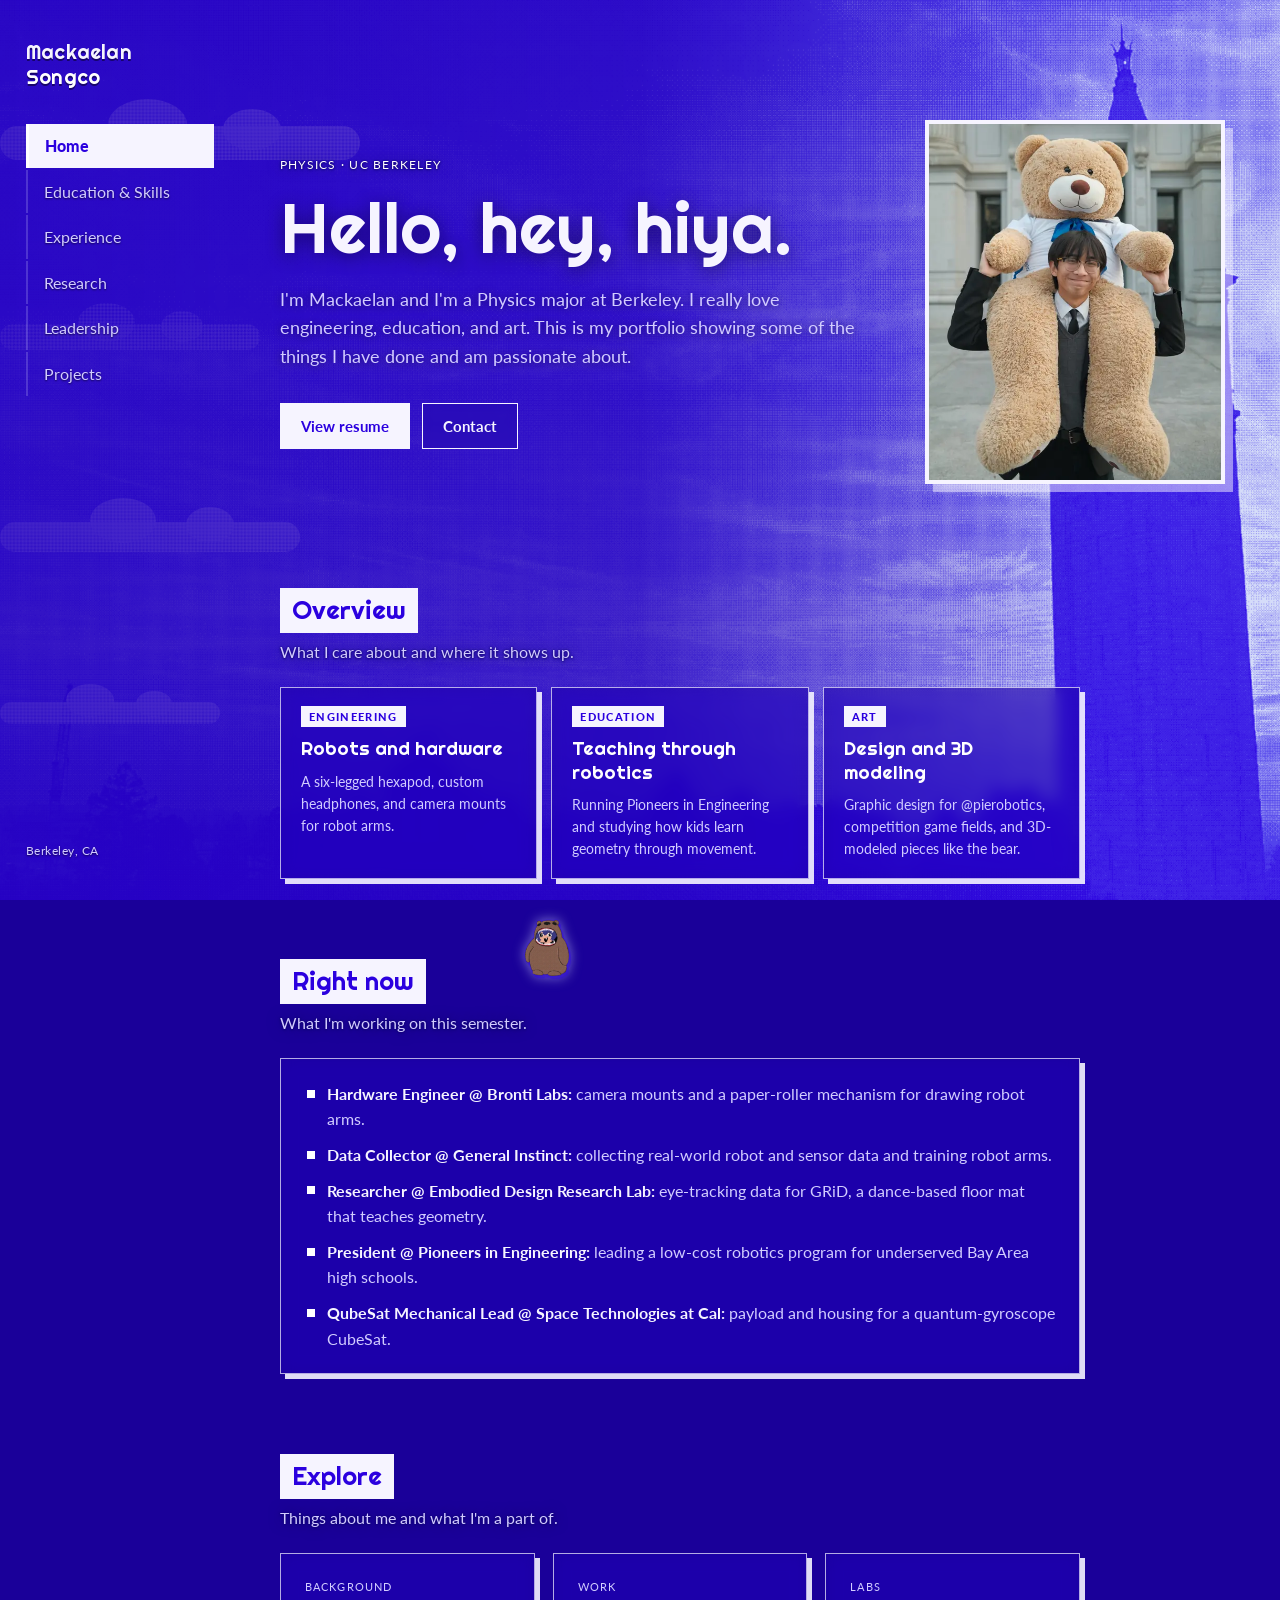
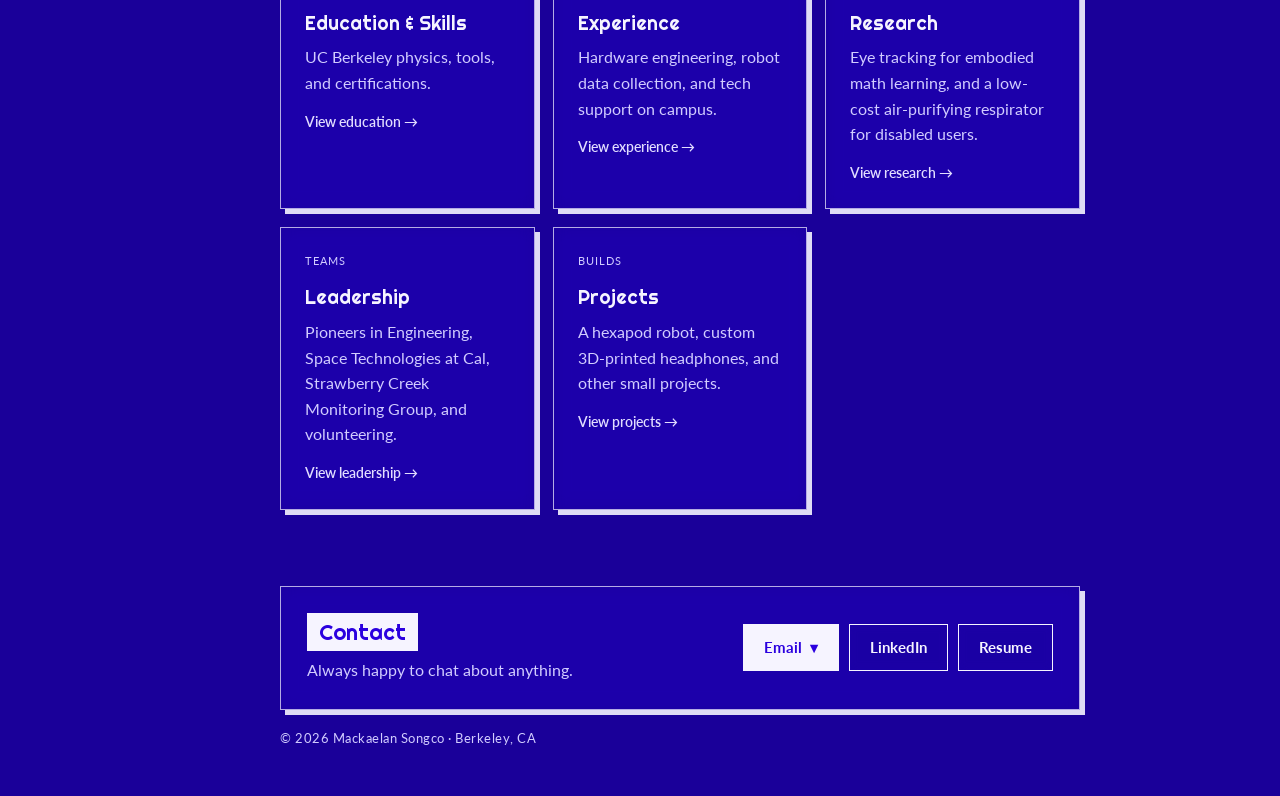
<file: index.html>
<!DOCTYPE html>
<html lang="en">
<head>
<meta charset="utf-8">
<meta name="viewport" content="width=device-width, initial-scale=1">
<link rel="icon" type="image/png" href="favicon.png">
<title>Mackaelan Songco · Physics @ UC Berkeley</title>
<meta name="description" content="Mackaelan Songco: physics student at UC Berkeley building robots, satellites, and sensors.">
<link rel="preconnect" href="https://fonts.googleapis.com">
<link rel="preconnect" href="https://fonts.gstatic.com" crossorigin>
<link href="https://fonts.googleapis.com/css2?family=Righteous&family=Lato:ital,wght@0,400;0,700;0,900;1,400&display=swap" rel="stylesheet">
<link rel="stylesheet" href="style.css">
</head>
<body>

<nav class="sidebar" aria-label="Main">
  <a class="brand" href="index.html">Mackaelan <span>Songco</span></a>
  <ul>
    <li><a href="index.html" aria-current="page">Home</a></li>
    <li><a href="education.html">Education & Skills</a></li>
    <li><a href="experience.html">Experience</a></li>
    <li><a href="research.html">Research</a></li>
    <li><a href="leadership.html">Leadership</a></li>
    <li><a href="projects.html">Projects</a></li>
  </ul>
  <p class="side-foot">Berkeley, CA</p>
</nav>

<div class="page">
<main>
  <header class="page-head hero">
    <div class="wrap hero-grid">
      <div class="hero-text">
      <p class="eyebrow">Physics · UC Berkeley</p>
      <h1>Hello, hey, hiya.</h1>
      <p class="lede">
        I'm Mackaelan and I'm a Physics major at Berkeley. I really love engineering, education, and art.
        This is my portfolio showing some of the things I have done and am passionate about.
      </p>
      <div class="btns">
        <a class="btn primary" href="Mackaelan%20Songco%20Resume.pdf" data-open-resume>View resume</a>
        <a class="btn" href="#contact">Contact</a>
      </div>
      </div>
      <figure class="hero-photo"><img src="portrait.webp" alt="Mackaelan holding up a giant teddy bear on their shoulders in front of a campus building" width="560" height="680" onerror="this.parentElement.hidden = true"></figure>
    </div>
  </header>

  <section class="block">
    <div class="wrap">
      <h2>Overview</h2>
      <p class="sub">What I care about and where it shows up.</p>
      <div class="stats focus">
        <div class="stat"><i class="now-k">Engineering</i><b>Robots and hardware</b><span>A six-legged hexapod, custom headphones, and camera mounts for robot arms.</span></div>
        <div class="stat"><i class="now-k">Education</i><b>Teaching through robotics</b><span>Running Pioneers in Engineering and studying how kids learn geometry through movement.</span></div>
        <div class="stat"><i class="now-k">Art</i><b>Design and 3D modeling</b><span>Graphic design for @pierobotics, competition game fields, and 3D-modeled pieces like the bear.</span></div>
      </div>
    </div>
  </section>

  <section class="block">
    <div class="wrap">
      <h2>Right now</h2>
      <p class="sub">What I'm working on this semester.</p>
      <div class="card now-box">
      <ul class="now">
        <li><strong>Hardware Engineer @ Bronti Labs:</strong> <span>camera mounts and a paper-roller mechanism for drawing robot arms.</span></li>
        <li><strong>Data Collector @ General Instinct:</strong> <span>collecting real-world robot and sensor data and training robot arms.</span></li>
        <li><strong>Researcher @ Embodied Design Research Lab:</strong> <span>eye-tracking data for GRiD, a dance-based floor mat that teaches geometry.</span></li>
        <li><strong>President @ Pioneers in Engineering:</strong> <span>leading a low-cost robotics program for underserved Bay Area high schools.</span></li>
        <li><strong>QubeSat Mechanical Lead @ Space Technologies at Cal:</strong> <span>payload and housing for a quantum-gyroscope CubeSat.</span></li>
      </ul>
      </div>
    </div>
  </section>

  <section class="block">
    <div class="wrap">
      <h2>Explore</h2>
      <p class="sub">Things about me and what I'm a part of.</p>
      <div class="grid">
        <a class="card" href="education.html">
          <p class="kicker">Background</p>
          <h3>Education &amp; Skills</h3>
          <p>UC Berkeley physics, tools, and certifications.</p>
          <span class="go">View education →</span>
        </a>
        <a class="card" href="experience.html">
          <p class="kicker">Work</p>
          <h3>Experience</h3>
          <p>Hardware engineering, robot data collection, and tech support on campus.</p>
          <span class="go">View experience →</span>
        </a>
        <a class="card" href="research.html">
          <p class="kicker">Labs</p>
          <h3>Research</h3>
          <p>Eye tracking for embodied math learning, and a low-cost air-purifying respirator for disabled users.</p>
          <span class="go">View research →</span>
        </a>
        <a class="card" href="leadership.html">
          <p class="kicker">Teams</p>
          <h3>Leadership</h3>
          <p>Pioneers in Engineering, Space Technologies at Cal, Strawberry Creek Monitoring Group, and volunteering.</p>
          <span class="go">View leadership →</span>
        </a>
        <a class="card" href="projects.html">
          <p class="kicker">Builds</p>
          <h3>Projects</h3>
          <p>A hexapod robot, custom 3D-printed headphones, and other small projects.</p>
          <span class="go">View projects →</span>
        </a>
      </div>
    </div>
  </section>
</main>


<footer id="contact">
  <div class="wrap">
    <div class="card contact-card">
      <div>
        <h2>Contact</h2>
        <p class="sub">Always happy to chat about anything.</p>
      </div>
      <div class="links">
        <details class="email-box">
          <summary class="btn primary">Email</summary>
          <div class="email-list">
            <a href="mailto:mackaelansongco@berkeley.edu">mackaelansongco@berkeley.edu</a>
            <a href="mailto:mackaelansongco@gmail.com">mackaelansongco@gmail.com</a>
          </div>
        </details>
        <a class="btn" href="https://www.linkedin.com/in/mackaelan-songco-5a1137248/" target="_blank" rel="noopener">LinkedIn</a>
        <a class="btn" href="Mackaelan%20Songco%20Resume.pdf" data-open-resume>Resume</a>
      </div>
    </div>
    <p class="small">© <span class="yr">2026</span> Mackaelan Songco · Berkeley, CA</p>
  </div>
</footer>
<script>
document.querySelectorAll('.yr').forEach(e => e.textContent = new Date().getFullYear());
document.addEventListener('click', e => { const d = document.querySelector('.email-box'); if (d && d.open && !d.contains(e.target)) d.open = false; });
</script>
<dialog class="project-dialog resume-dialog" id="dlg-resume" aria-labelledby="dlg-resume-title">
  <div class="resume-head">
    <h3 id="dlg-resume-title">Resume</h3>
    <div class="resume-actions">
      <a class="btn" href="Mackaelan%20Songco%20Resume.pdf" download>Download</a>
      <a class="btn" href="Mackaelan%20Songco%20Resume.pdf" target="_blank" rel="noopener">Open in new tab ↗</a>
    </div>
  </div>
  <button class="dlg-close" type="button" aria-label="Close">✕</button>
  <div class="resume-frame"><iframe title="Mackaelan Songco's resume" data-src="Mackaelan%20Songco%20Resume.pdf#view=FitH&amp;navpanes=0"></iframe></div>
</dialog>
<script>
(() => {
  const d = document.getElementById('dlg-resume'); if (!d) return;
  const frame = d.querySelector('iframe');
  const close = () => {
    if (!d.open || d.classList.contains('anim-out')) return;
    d.classList.remove('anim-in'); d.classList.add('anim-out');
    setTimeout(() => { d.classList.remove('anim-out'); d.close(); }, 250);
  };
  document.querySelectorAll('[data-open-resume]').forEach(btn => btn.addEventListener('click', e => {
    e.preventDefault();
    const r = btn.getBoundingClientRect();
    d.style.setProperty('--dx', `${r.left + r.width / 2 - innerWidth / 2}px`);
    d.style.setProperty('--dy', `${r.top + r.height / 2 - innerHeight / 2}px`);
    if (!frame.getAttribute('src')) frame.src = frame.dataset.src;
    d.classList.remove('anim-out'); d.classList.add('anim-in'); d.showModal();
  }));
  d.querySelector('.dlg-close').addEventListener('click', close);
  d.addEventListener('click', e => { if (e.target === d) close(); });
  d.addEventListener('cancel', e => { e.preventDefault(); close(); });
})();
</script>
</div>
<script src="cursor.js" defer></script>
</body>
</html>
</file>
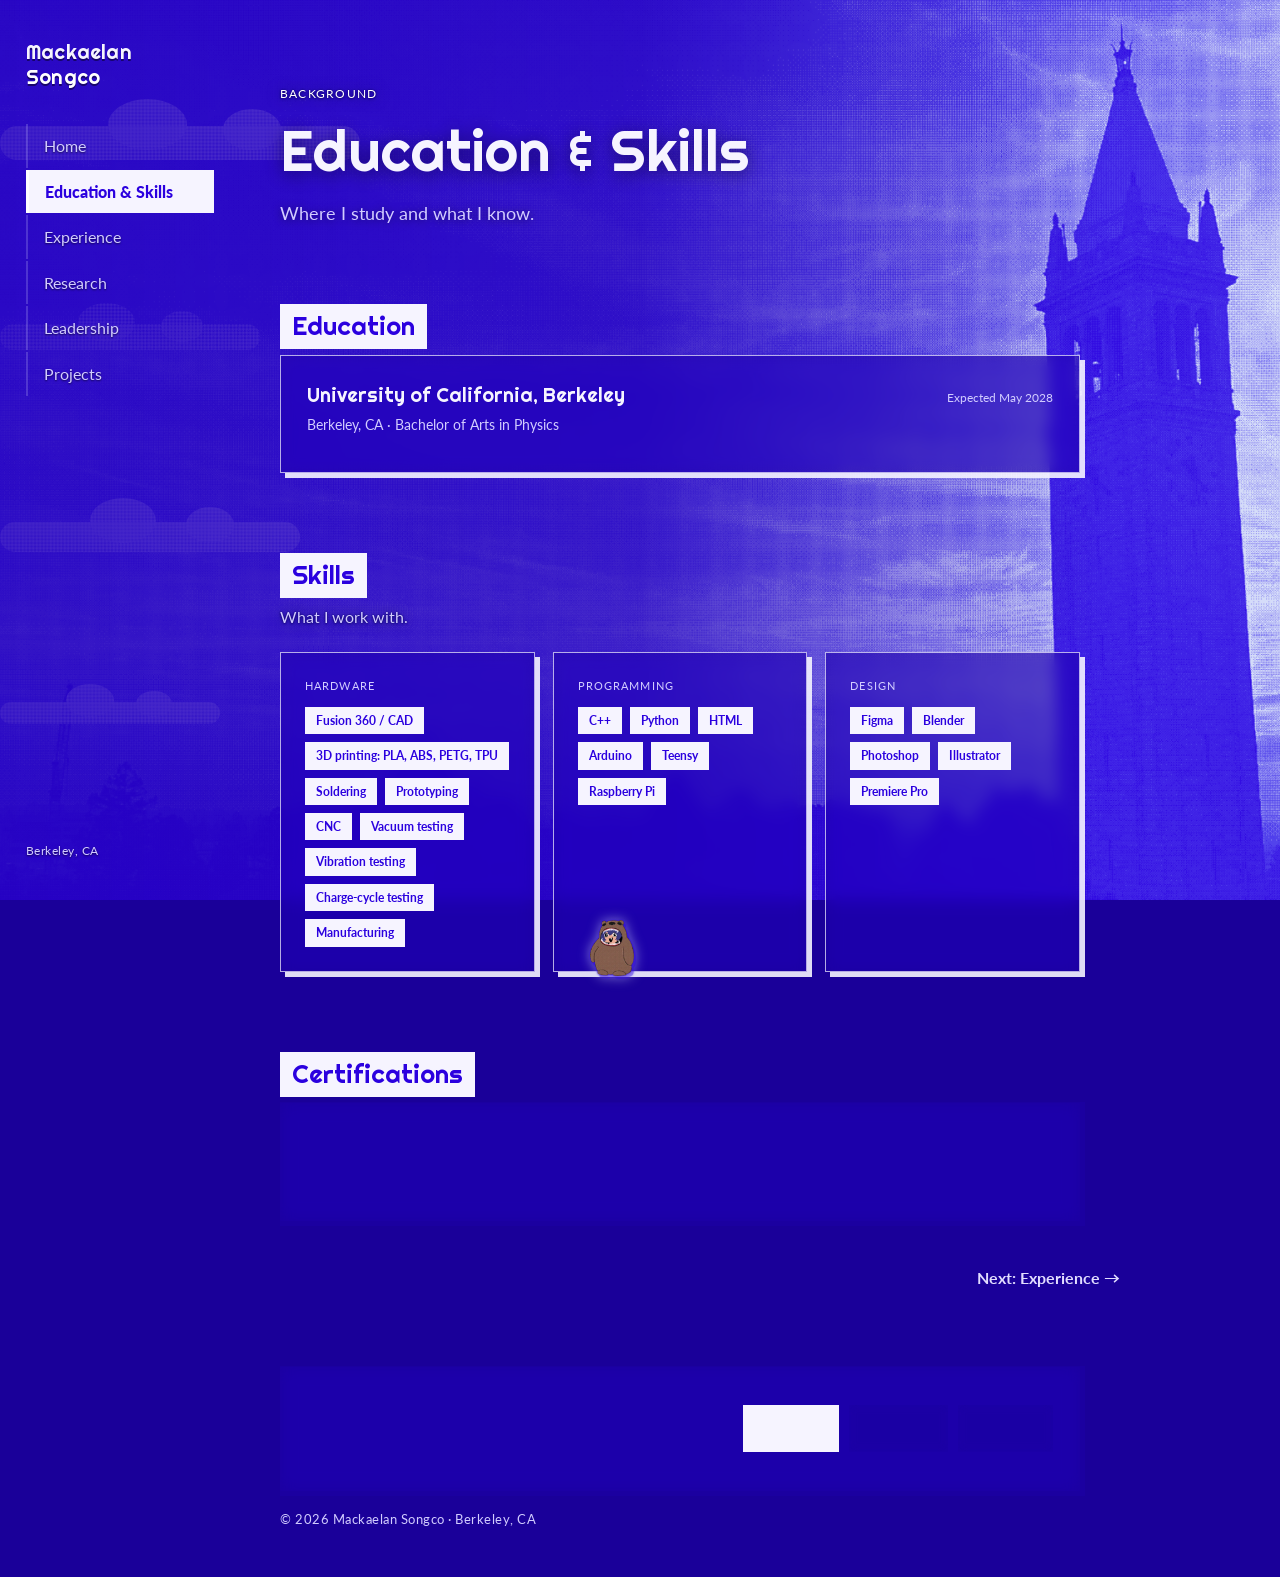
<file: education.html>
<!DOCTYPE html>
<html lang="en">
<head>
<meta charset="utf-8">
<meta name="viewport" content="width=device-width, initial-scale=1">
<link rel="icon" type="image/png" href="favicon.png">
<title>Education & Skills · Mackaelan Songco</title>
<meta name="description" content="Education and skills of Mackaelan Songco.">
<link rel="preconnect" href="https://fonts.googleapis.com">
<link rel="preconnect" href="https://fonts.gstatic.com" crossorigin>
<link href="https://fonts.googleapis.com/css2?family=Righteous&family=Lato:ital,wght@0,400;0,700;0,900;1,400&display=swap" rel="stylesheet">
<link rel="stylesheet" href="style.css">
</head>
<body>

<nav class="sidebar" aria-label="Main">
  <a class="brand" href="index.html">Mackaelan <span>Songco</span></a>
  <ul>
    <li><a href="index.html">Home</a></li>
    <li><a href="education.html" aria-current="page">Education & Skills</a></li>
    <li><a href="experience.html">Experience</a></li>
    <li><a href="research.html">Research</a></li>
    <li><a href="leadership.html">Leadership</a></li>
    <li><a href="projects.html">Projects</a></li>
  </ul>
  <p class="side-foot">Berkeley, CA</p>
</nav>

<div class="page">
<main>
  <header class="page-head">
    <div class="wrap">
      <p class="eyebrow">Background</p>
      <h1>Education &amp; Skills</h1>
      <p class="lede">Where I study and what I know.</p>
    </div>
  </header>
  <section class="block">
    <div class="wrap">
      <h2>Education</h2>
      <div class="entries">
        <article class="entry">
          <div class="entry-head">
            <h3>University of California, Berkeley</h3>
            <span class="when">Expected May 2028</span>
          </div>
          <p class="where">Berkeley, CA · Bachelor of Arts in Physics</p>
        </article>
      </div>
    </div>
  </section>

  <section class="block">
    <div class="wrap">
      <h2>Skills</h2>
      <p class="sub">What I work with.</p>
      <div class="grid">
        <div class="card">
          <p class="kicker">Hardware</p>
          <ul class="tags">
            <li>Fusion 360 / CAD</li><li>3D printing: PLA, ABS, PETG, TPU</li><li>Soldering</li><li>Prototyping</li>
            <li>CNC</li><li>Vacuum testing</li><li>Vibration testing</li><li>Charge-cycle testing</li><li>Manufacturing</li>
          </ul>
        </div>
        <div class="card">
          <p class="kicker">Programming</p>
          <ul class="tags">
            <li>C++</li><li>Python</li><li>HTML</li><li>Arduino</li><li>Teensy</li><li>Raspberry Pi</li>
          </ul>
        </div>
        <div class="card">
          <p class="kicker">Design</p>
          <ul class="tags">
            <li>Figma</li><li>Blender</li><li>Photoshop</li><li>Illustrator</li><li>Premiere Pro</li>
          </ul>
        </div>
      </div>
    </div>
  </section>

  <section class="block">
    <div class="wrap">
      <h2>Certifications</h2>
      <div class="entries">
        <article class="entry">
          <div class="entry-head">
            <h3>Machine Learning Specialization</h3>
            <span class="when">Issued Jul 2025</span>
          </div>
          <p class="where">Stanford University &amp; DeepLearning.AI · Credential ID 1RAX3ZT0J8Z1</p>
        </article>
      </div>
    </div>
  </section>
</main>
<div class="wrap next"><a href="experience.html">Next: Experience →</a></div>

<footer id="contact">
  <div class="wrap">
    <div class="card contact-card">
      <div>
        <h2>Contact</h2>
        <p class="sub">Always happy to chat about anything.</p>
      </div>
      <div class="links">
        <details class="email-box">
          <summary class="btn primary">Email</summary>
          <div class="email-list">
            <a href="mailto:mackaelansongco@berkeley.edu">mackaelansongco@berkeley.edu</a>
            <a href="mailto:mackaelansongco@gmail.com">mackaelansongco@gmail.com</a>
          </div>
        </details>
        <a class="btn" href="https://www.linkedin.com/in/mackaelan-songco-5a1137248/" target="_blank" rel="noopener">LinkedIn</a>
        <a class="btn" href="Mackaelan%20Songco%20Resume.pdf" data-open-resume>Resume</a>
      </div>
    </div>
    <p class="small">© <span class="yr">2026</span> Mackaelan Songco · Berkeley, CA</p>
  </div>
</footer>
<script>
document.querySelectorAll('.yr').forEach(e => e.textContent = new Date().getFullYear());
document.addEventListener('click', e => { const d = document.querySelector('.email-box'); if (d && d.open && !d.contains(e.target)) d.open = false; });
</script>
<dialog class="project-dialog resume-dialog" id="dlg-resume" aria-labelledby="dlg-resume-title">
  <div class="resume-head">
    <h3 id="dlg-resume-title">Resume</h3>
    <div class="resume-actions">
      <a class="btn" href="Mackaelan%20Songco%20Resume.pdf" download>Download</a>
      <a class="btn" href="Mackaelan%20Songco%20Resume.pdf" target="_blank" rel="noopener">Open in new tab ↗</a>
    </div>
  </div>
  <button class="dlg-close" type="button" aria-label="Close">✕</button>
  <div class="resume-frame"><iframe title="Mackaelan Songco's resume" data-src="Mackaelan%20Songco%20Resume.pdf#view=FitH&amp;navpanes=0"></iframe></div>
</dialog>
<script>
(() => {
  const d = document.getElementById('dlg-resume'); if (!d) return;
  const frame = d.querySelector('iframe');
  const close = () => {
    if (!d.open || d.classList.contains('anim-out')) return;
    d.classList.remove('anim-in'); d.classList.add('anim-out');
    setTimeout(() => { d.classList.remove('anim-out'); d.close(); }, 250);
  };
  document.querySelectorAll('[data-open-resume]').forEach(btn => btn.addEventListener('click', e => {
    e.preventDefault();
    const r = btn.getBoundingClientRect();
    d.style.setProperty('--dx', `${r.left + r.width / 2 - innerWidth / 2}px`);
    d.style.setProperty('--dy', `${r.top + r.height / 2 - innerHeight / 2}px`);
    if (!frame.getAttribute('src')) frame.src = frame.dataset.src;
    d.classList.remove('anim-out'); d.classList.add('anim-in'); d.showModal();
  }));
  d.querySelector('.dlg-close').addEventListener('click', close);
  d.addEventListener('click', e => { if (e.target === d) close(); });
  d.addEventListener('cancel', e => { e.preventDefault(); close(); });
})();
</script>
</div>
<script src="cursor.js" defer></script>
</body>
</html>
</file>
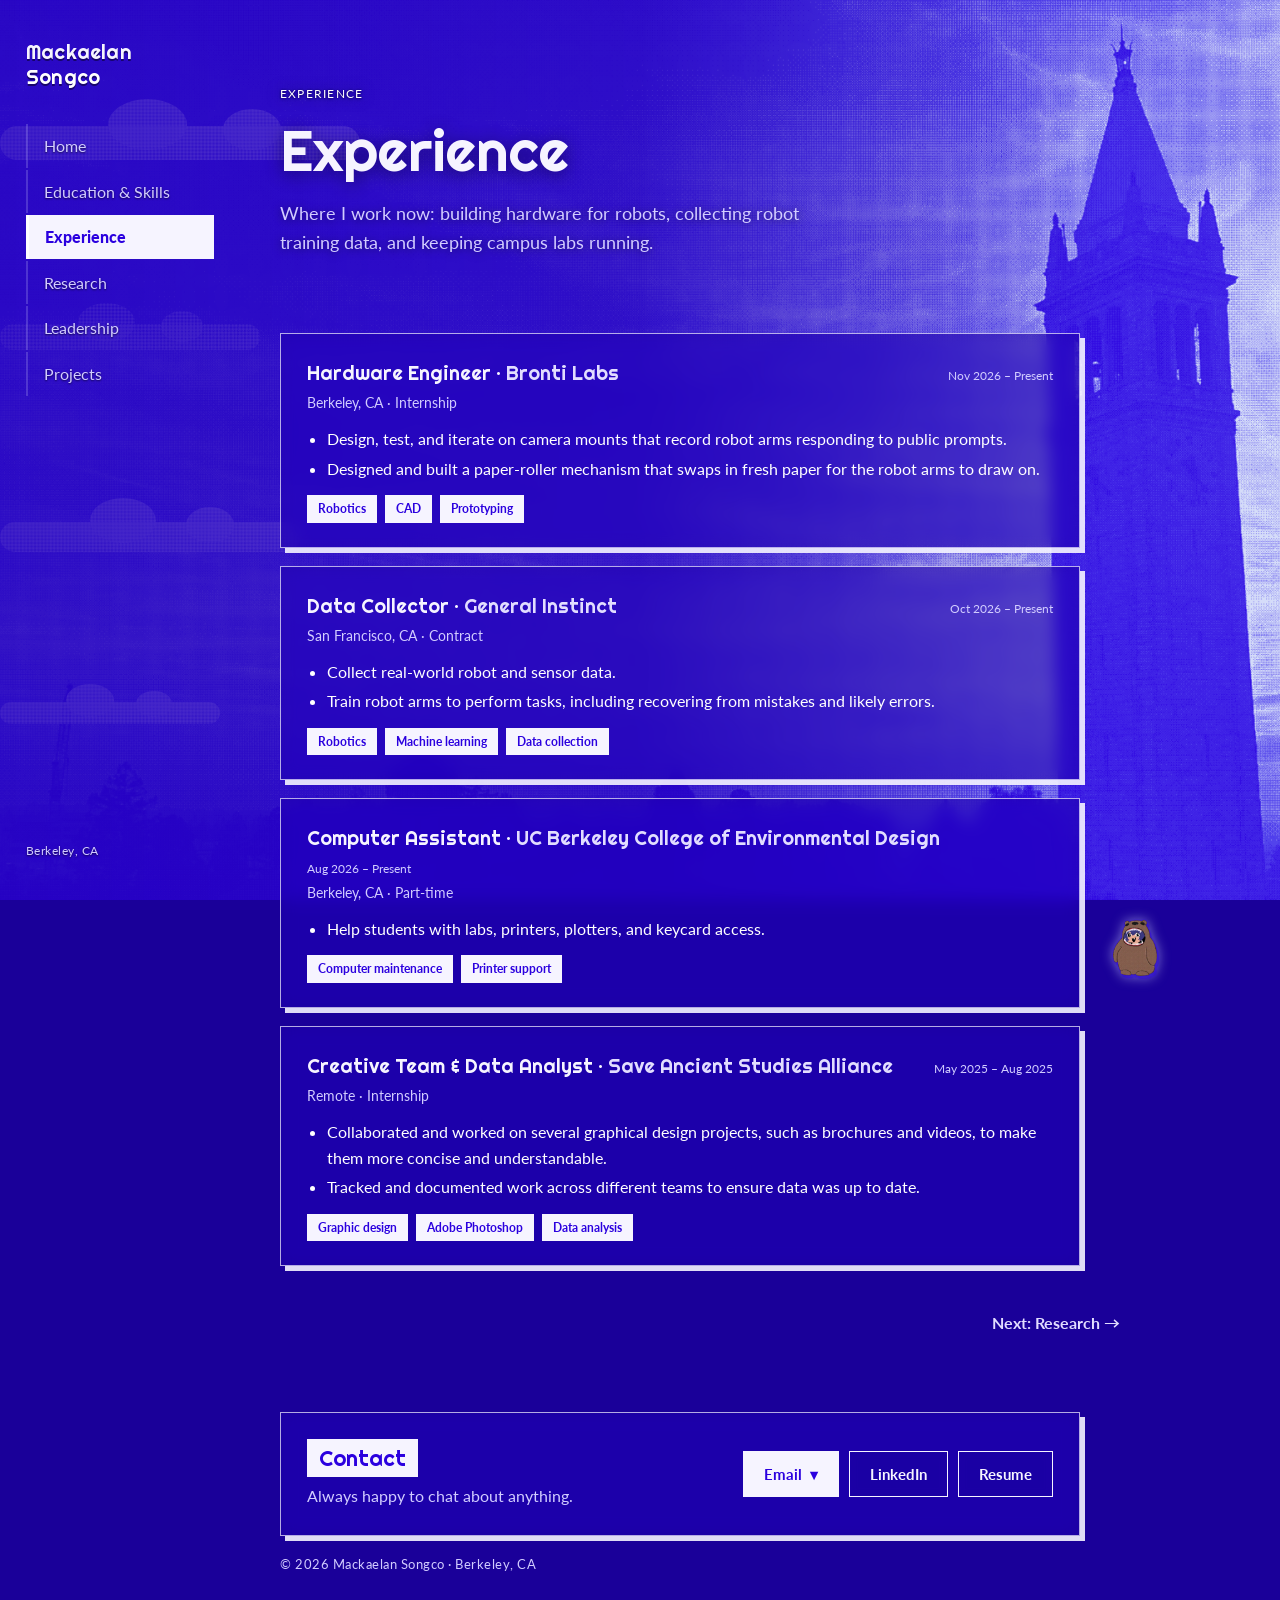
<file: experience.html>
<!DOCTYPE html>
<html lang="en">
<head>
<meta charset="utf-8">
<meta name="viewport" content="width=device-width, initial-scale=1">
<link rel="icon" type="image/png" href="favicon.png">
<title>Experience · Mackaelan Songco</title>
<meta name="description" content="Work experience of Mackaelan Songco.">
<link rel="preconnect" href="https://fonts.googleapis.com">
<link rel="preconnect" href="https://fonts.gstatic.com" crossorigin>
<link href="https://fonts.googleapis.com/css2?family=Righteous&family=Lato:ital,wght@0,400;0,700;0,900;1,400&display=swap" rel="stylesheet">
<link rel="stylesheet" href="style.css">
</head>
<body>

<nav class="sidebar" aria-label="Main">
  <a class="brand" href="index.html">Mackaelan <span>Songco</span></a>
  <ul>
    <li><a href="index.html">Home</a></li>
    <li><a href="education.html">Education & Skills</a></li>
    <li><a href="experience.html" aria-current="page">Experience</a></li>
    <li><a href="research.html">Research</a></li>
    <li><a href="leadership.html">Leadership</a></li>
    <li><a href="projects.html">Projects</a></li>
  </ul>
  <p class="side-foot">Berkeley, CA</p>
</nav>

<div class="page">
<main>
  <header class="page-head">
    <div class="wrap">
      <p class="eyebrow">Experience</p>
      <h1>Experience</h1>
      <p class="lede">Where I work now: building hardware for robots, collecting robot training data, and keeping campus labs running.</p>
    </div>
  </header>
  <section class="block">
    <div class="wrap entries">
      <article class="entry">
        <div class="entry-head">
          <h3>Hardware Engineer · <span class="org">Bronti Labs</span></h3>
          <span class="when">Nov 2026 – Present</span>
        </div>
        <p class="where">Berkeley, CA · Internship</p>
        <ul class="points">
          <li>Design, test, and iterate on camera mounts that record robot arms responding to public prompts.</li>
          <li>Designed and built a paper-roller mechanism that swaps in fresh paper for the robot arms to draw on.</li>
        </ul>
        <ul class="tags"><li>Robotics</li><li>CAD</li><li>Prototyping</li></ul>
      </article>
      <article class="entry">
        <div class="entry-head">
          <h3>Data Collector · <span class="org">General Instinct</span></h3>
          <span class="when">Oct 2026 – Present</span>
        </div>
        <p class="where">San Francisco, CA · Contract</p>
        <ul class="points">
          <li>Collect real-world robot and sensor data.</li>
          <li>Train robot arms to perform tasks, including recovering from mistakes and likely errors.</li>
        </ul>
        <ul class="tags"><li>Robotics</li><li>Machine learning</li><li>Data collection</li></ul>
      </article>
      <article class="entry">
        <div class="entry-head">
          <h3>Computer Assistant · <span class="org">UC Berkeley College of Environmental Design</span></h3>
          <span class="when">Aug 2026 – Present</span>
        </div>
        <p class="where">Berkeley, CA · Part-time</p>
        <ul class="points">
          <li>Help students with labs, printers, plotters, and keycard access.</li>
        </ul>
        <ul class="tags"><li>Computer maintenance</li><li>Printer support</li></ul>
      </article>
      <article class="entry">
        <div class="entry-head">
          <h3>Creative Team &amp; Data Analyst · <span class="org">Save Ancient Studies Alliance</span></h3>
          <span class="when">May 2025 – Aug 2025</span>
        </div>
        <p class="where">Remote · Internship</p>
        <ul class="points">
          <li>Collaborated and worked on several graphical design projects, such as brochures and videos, to make them more concise and understandable.</li>
          <li>Tracked and documented work across different teams to ensure data was up to date.</li>
        </ul>
        <ul class="tags"><li>Graphic design</li><li>Adobe Photoshop</li><li>Data analysis</li></ul>
      </article>
    </div>
  </section>
</main>
<div class="wrap next"><a href="research.html">Next: Research →</a></div>

<footer id="contact">
  <div class="wrap">
    <div class="card contact-card">
      <div>
        <h2>Contact</h2>
        <p class="sub">Always happy to chat about anything.</p>
      </div>
      <div class="links">
        <details class="email-box">
          <summary class="btn primary">Email</summary>
          <div class="email-list">
            <a href="mailto:mackaelansongco@berkeley.edu">mackaelansongco@berkeley.edu</a>
            <a href="mailto:mackaelansongco@gmail.com">mackaelansongco@gmail.com</a>
          </div>
        </details>
        <a class="btn" href="https://www.linkedin.com/in/mackaelan-songco-5a1137248/" target="_blank" rel="noopener">LinkedIn</a>
        <a class="btn" href="Mackaelan%20Songco%20Resume.pdf" data-open-resume>Resume</a>
      </div>
    </div>
    <p class="small">© <span class="yr">2026</span> Mackaelan Songco · Berkeley, CA</p>
  </div>
</footer>
<script>
document.querySelectorAll('.yr').forEach(e => e.textContent = new Date().getFullYear());
document.addEventListener('click', e => { const d = document.querySelector('.email-box'); if (d && d.open && !d.contains(e.target)) d.open = false; });
</script>
<dialog class="project-dialog resume-dialog" id="dlg-resume" aria-labelledby="dlg-resume-title">
  <div class="resume-head">
    <h3 id="dlg-resume-title">Resume</h3>
    <div class="resume-actions">
      <a class="btn" href="Mackaelan%20Songco%20Resume.pdf" download>Download</a>
      <a class="btn" href="Mackaelan%20Songco%20Resume.pdf" target="_blank" rel="noopener">Open in new tab ↗</a>
    </div>
  </div>
  <button class="dlg-close" type="button" aria-label="Close">✕</button>
  <div class="resume-frame"><iframe title="Mackaelan Songco's resume" data-src="Mackaelan%20Songco%20Resume.pdf#view=FitH&amp;navpanes=0"></iframe></div>
</dialog>
<script>
(() => {
  const d = document.getElementById('dlg-resume'); if (!d) return;
  const frame = d.querySelector('iframe');
  const close = () => {
    if (!d.open || d.classList.contains('anim-out')) return;
    d.classList.remove('anim-in'); d.classList.add('anim-out');
    setTimeout(() => { d.classList.remove('anim-out'); d.close(); }, 250);
  };
  document.querySelectorAll('[data-open-resume]').forEach(btn => btn.addEventListener('click', e => {
    e.preventDefault();
    const r = btn.getBoundingClientRect();
    d.style.setProperty('--dx', `${r.left + r.width / 2 - innerWidth / 2}px`);
    d.style.setProperty('--dy', `${r.top + r.height / 2 - innerHeight / 2}px`);
    if (!frame.getAttribute('src')) frame.src = frame.dataset.src;
    d.classList.remove('anim-out'); d.classList.add('anim-in'); d.showModal();
  }));
  d.querySelector('.dlg-close').addEventListener('click', close);
  d.addEventListener('click', e => { if (e.target === d) close(); });
  d.addEventListener('cancel', e => { e.preventDefault(); close(); });
})();
</script>
</div>
<script src="cursor.js" defer></script>
</body>
</html>
</file>
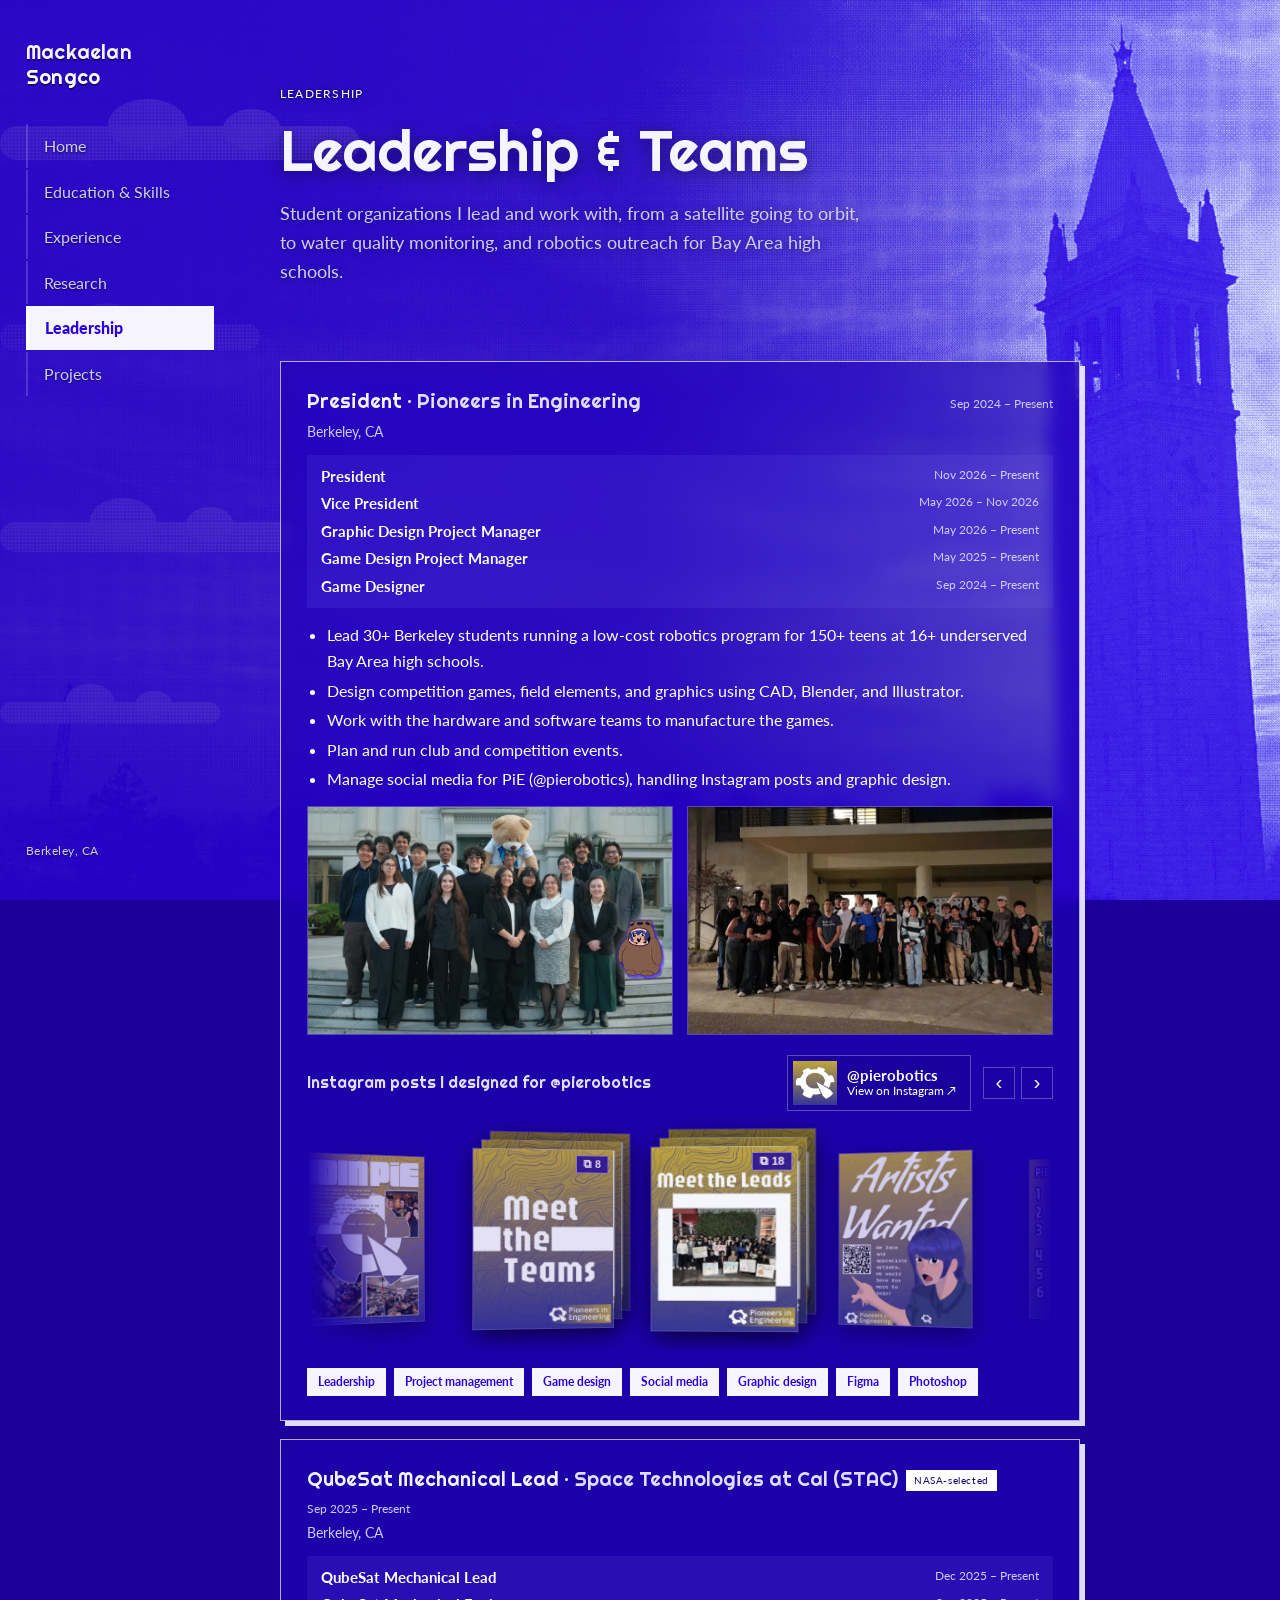
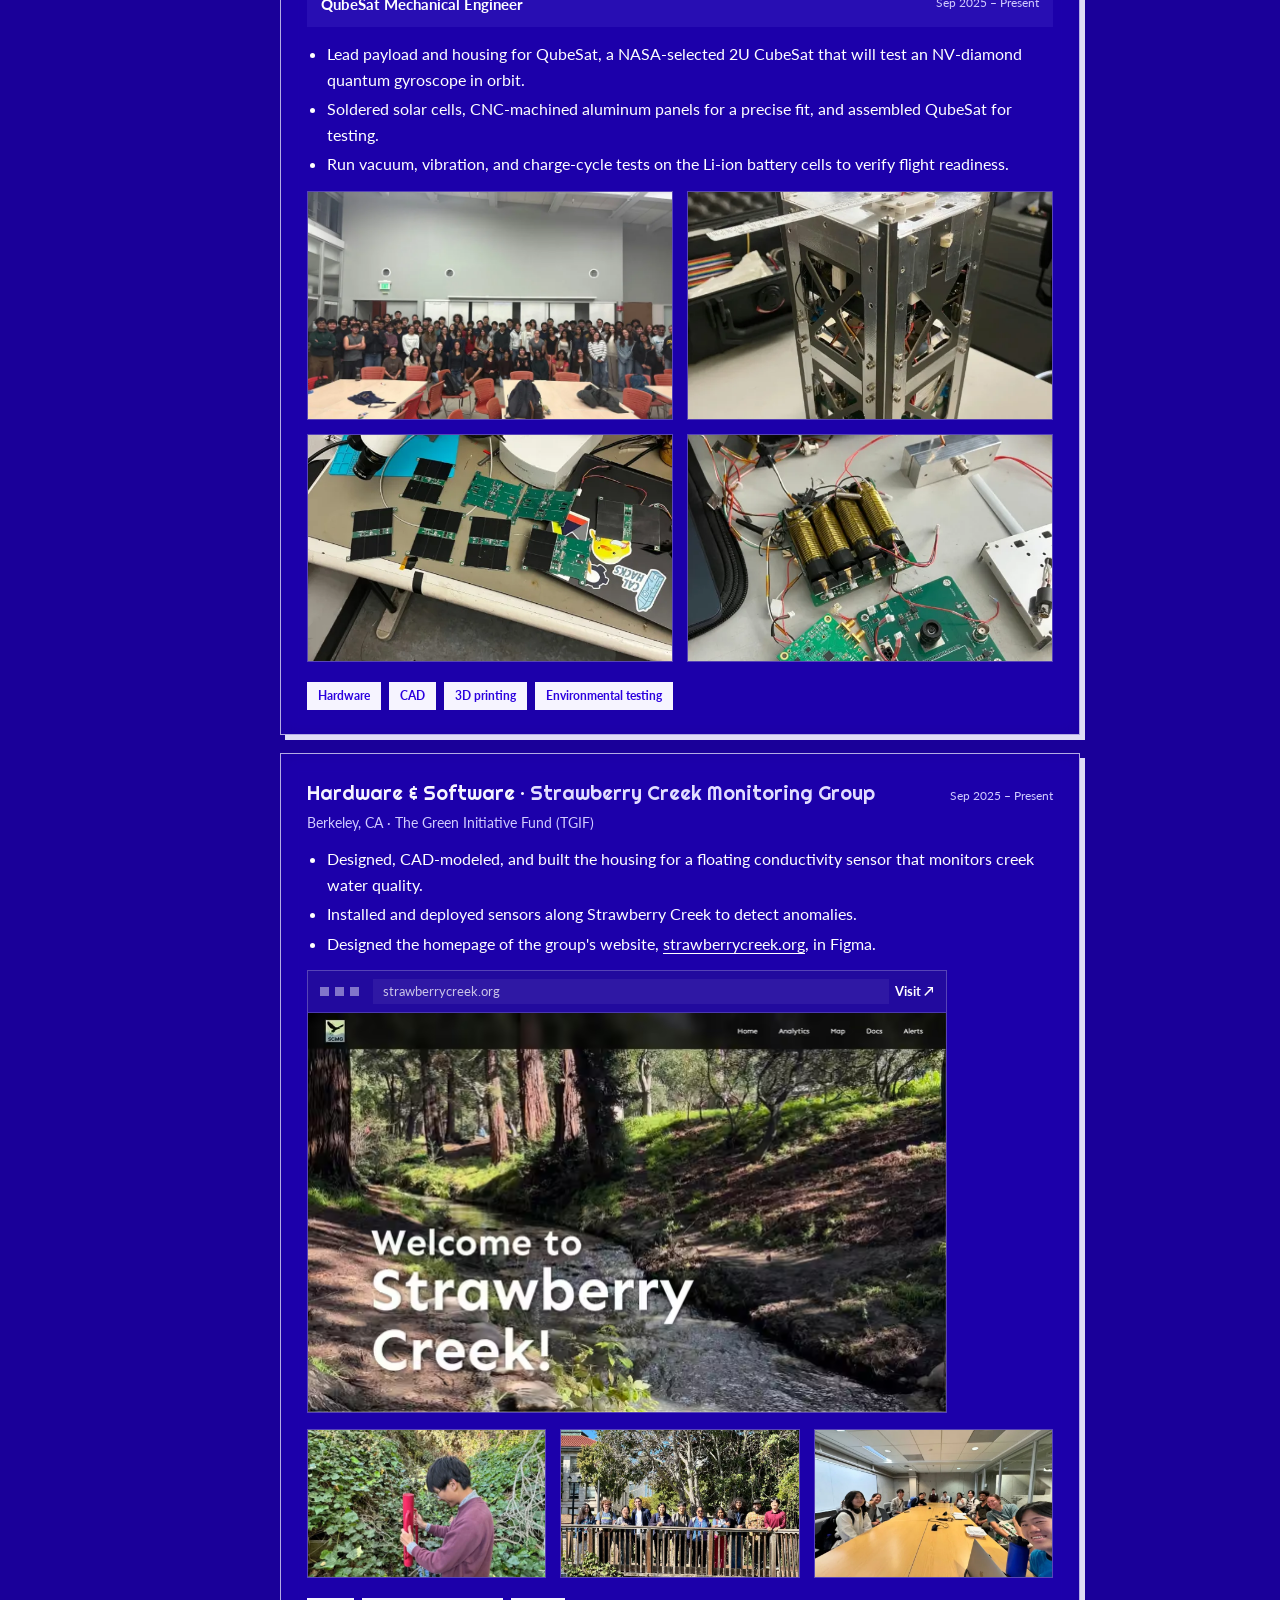
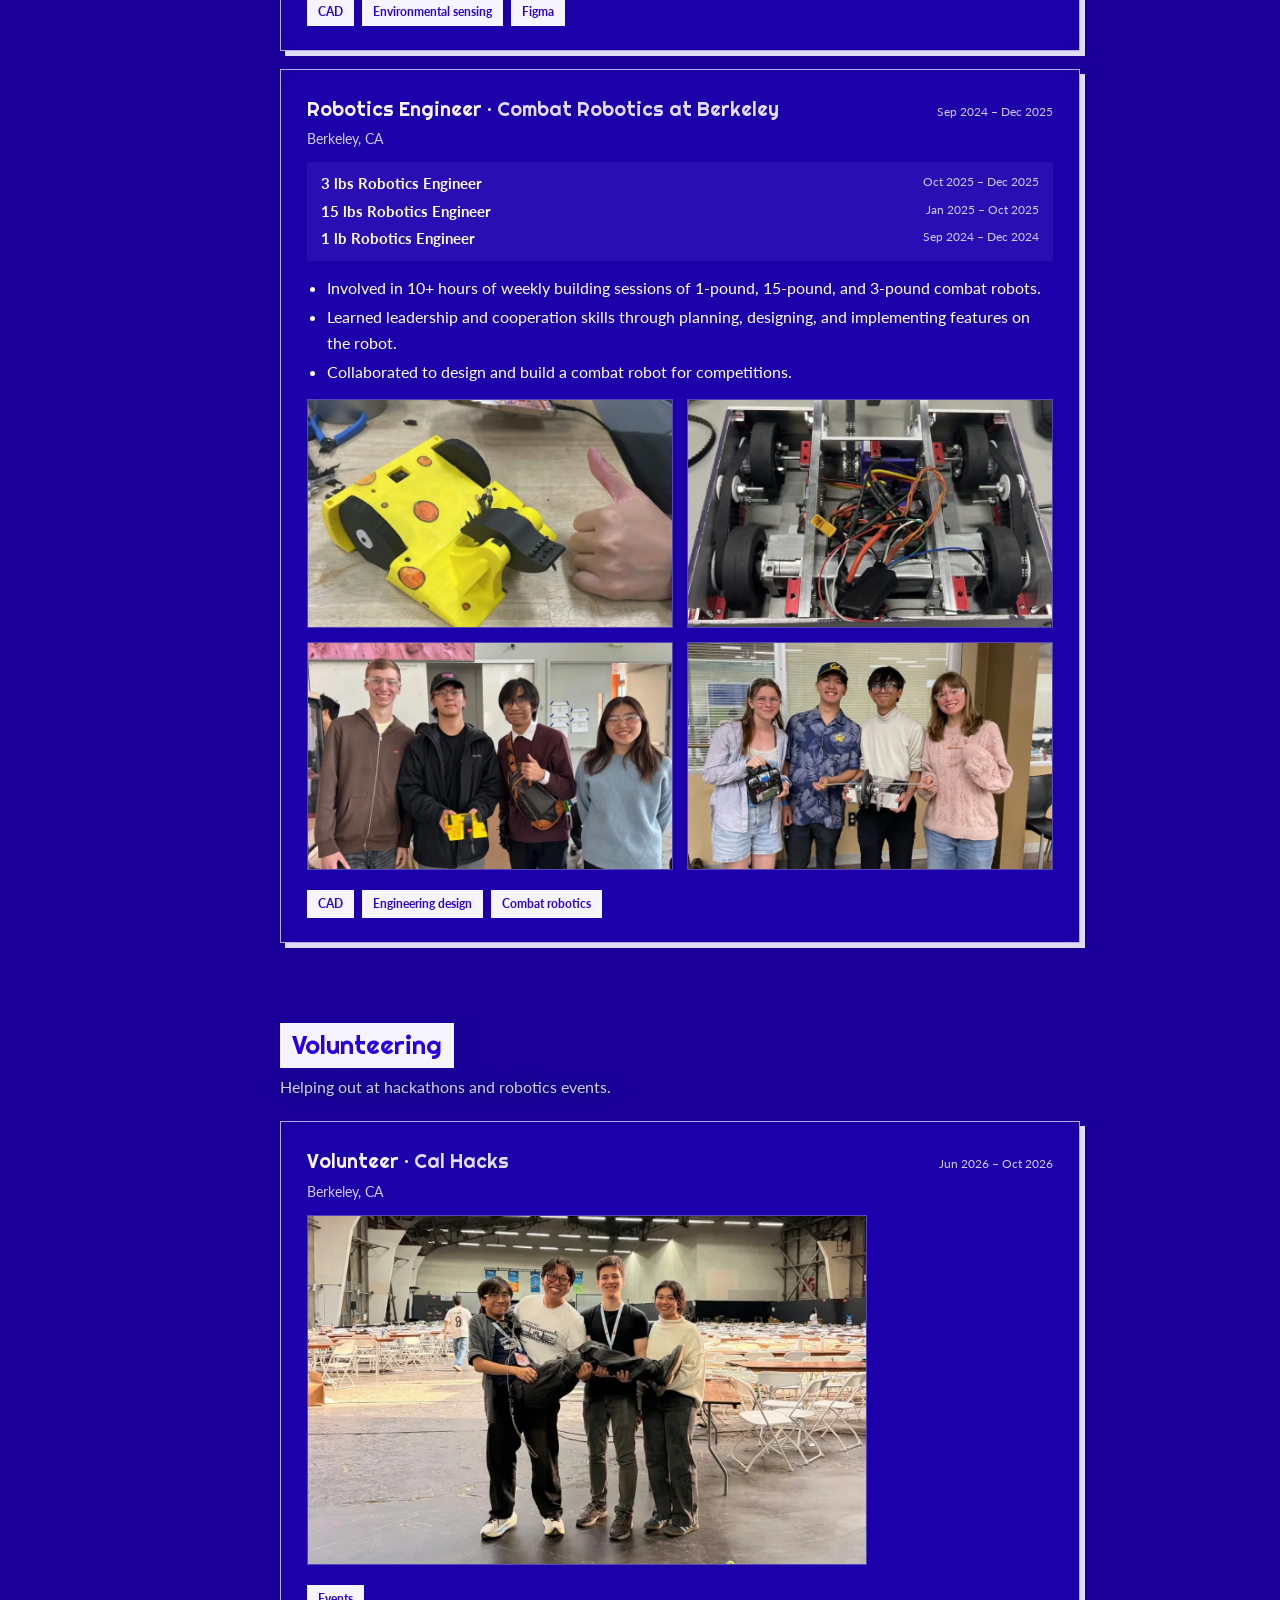
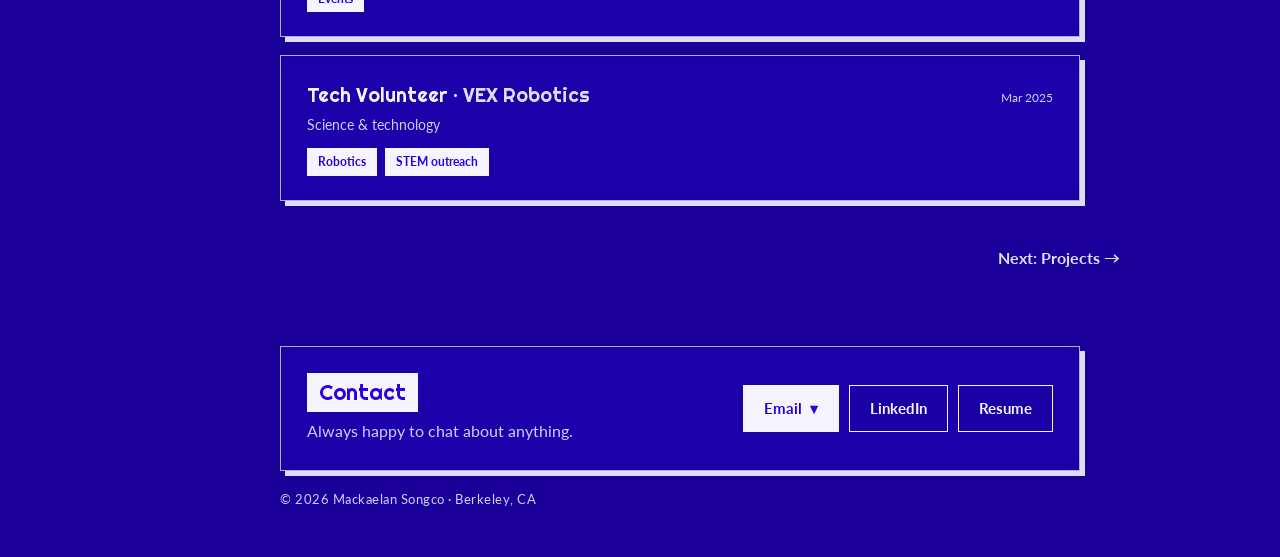
<file: leadership.html>
<!DOCTYPE html>
<html lang="en">
<head>
<meta charset="utf-8">
<meta name="viewport" content="width=device-width, initial-scale=1">
<link rel="icon" type="image/png" href="favicon.png">
<title>Leadership · Mackaelan Songco</title>
<meta name="description" content="Leadership roles of Mackaelan Songco.">
<link rel="preconnect" href="https://fonts.googleapis.com">
<link rel="preconnect" href="https://fonts.gstatic.com" crossorigin>
<link href="https://fonts.googleapis.com/css2?family=Righteous&family=Lato:ital,wght@0,400;0,700;0,900;1,400&display=swap" rel="stylesheet">
<link rel="stylesheet" href="style.css">
</head>
<body>

<nav class="sidebar" aria-label="Main">
  <a class="brand" href="index.html">Mackaelan <span>Songco</span></a>
  <ul>
    <li><a href="index.html">Home</a></li>
    <li><a href="education.html">Education & Skills</a></li>
    <li><a href="experience.html">Experience</a></li>
    <li><a href="research.html">Research</a></li>
    <li><a href="leadership.html" aria-current="page">Leadership</a></li>
    <li><a href="projects.html">Projects</a></li>
  </ul>
  <p class="side-foot">Berkeley, CA</p>
</nav>

<div class="page">
<main>
  <header class="page-head">
    <div class="wrap">
      <p class="eyebrow">Leadership</p>
      <h1>Leadership &amp; Teams</h1>
      <p class="lede">Student organizations I lead and work with, from a satellite going to orbit, to water quality monitoring, and robotics outreach for Bay Area high schools.</p>
    </div>
  </header>
  <section class="block">
    <div class="wrap entries">
      <article class="entry">
        <div class="entry-head">
          <h3>President · <span class="org">Pioneers in Engineering</span></h3>
          <span class="when">Sep 2024 – Present</span>
        </div>
        <p class="where">Berkeley, CA</p>
        <ul class="roles">
          <li><span>President</span><span class="when">Nov 2026 – Present</span></li>
          <li><span>Vice President</span><span class="when">May 2026 – Nov 2026</span></li>
          <li><span>Graphic Design Project Manager</span><span class="when">May 2026 – Present</span></li>
          <li><span>Game Design Project Manager</span><span class="when">May 2025 – Present</span></li>
          <li><span>Game Designer</span><span class="when">Sep 2024 – Present</span></li>
        </ul>
        <ul class="points">
          <li>Lead 30+ Berkeley students running a low-cost robotics program for 150+ teens at 16+ underserved Bay Area high schools.</li>
          <li>Design competition games, field elements, and graphics using CAD, Blender, and Illustrator.</li>
          <li>Work with the hardware and software teams to manufacture the games.</li>
          <li>Plan and run club and competition events.</li>
          <li>Manage social media for PiE (@pierobotics), handling Instagram posts and graphic design.</li>
        </ul>
        <div class="pie-photos">
          <button type="button" class="pie-photo" aria-label="Enlarge PiE team photo"><img src="images/t/pie-team-1.webp" data-full="images/pie-team-1.webp" alt="Pioneers in Engineering members in dressy clothes posing on the steps of a campus building, with a giant teddy bear" width="1040" height="650" loading="lazy" draggable="false"></button>
          <button type="button" class="pie-photo" aria-label="Enlarge PiE group photo"><img src="images/t/pie-team-2.webp" data-full="images/pie-team-2.avif" alt="A large group of Pioneers in Engineering members outside a building at night" width="960" height="600" loading="lazy" draggable="false"></button>
        </div>
        <div class="ig" data-prefix="images/pie-post-">
          <div class="ig-head">
            <h4>Instagram posts I designed for @pierobotics</h4>
            <a class="ig-profile" href="https://www.instagram.com/pierobotics/" target="_blank" rel="noopener" aria-label="Open @pierobotics on Instagram">
              <img src="images/pie-logo.webp" alt="" width="44" height="44">
              <span><b>@pierobotics</b><small>View on Instagram ↗</small></span>
            </a>
            <div class="ig-arrows">
              <button class="ig-prev" type="button" aria-label="Scroll posts left">‹</button>
              <button class="ig-next" type="button" aria-label="Scroll posts right">›</button>
            </div>
          </div>
          <div class="ig-track"></div>
        </div>
        <ul class="tags"><li>Leadership</li><li>Project management</li><li>Game design</li><li>Social media</li><li>Graphic design</li><li>Figma</li><li>Photoshop</li></ul>
      </article>
      <article class="entry">
        <div class="entry-head">
          <h3>QubeSat Mechanical Lead · <span class="org">Space Technologies at Cal (STAC)</span><span class="badge">NASA-selected</span></h3>
          <span class="when">Sep 2025 – Present</span>
        </div>
        <p class="where">Berkeley, CA</p>
        <ul class="roles">
          <li><span>QubeSat Mechanical Lead</span><span class="when">Dec 2025 – Present</span></li>
          <li><span>QubeSat Mechanical Engineer</span><span class="when">Sep 2025 – Present</span></li>
        </ul>
        <ul class="points">
          <li>Lead payload and housing for QubeSat, a NASA-selected 2U CubeSat that will test an NV-diamond quantum gyroscope in orbit.</li>
          <li>Soldered solar cells, CNC-machined aluminum panels for a precise fit, and assembled QubeSat for testing.</li>
          <li>Run vacuum, vibration, and charge-cycle tests on the Li-ion battery cells to verify flight readiness.</li>
        </ul>
        <div class="pie-photos">
          <button type="button" class="pie-photo" aria-label="Enlarge photo of the STAC team"><img src="images/t/qubesat-team.webp" data-full="images/qubesat-team.avif" alt="Group photo of the Space Technologies at Cal team" width="1100" height="825" loading="lazy" draggable="false"></button>
          <button type="button" class="pie-photo" aria-label="Enlarge photo of the assembled QubeSat"><img src="images/t/qubesat-assembled.webp" data-full="images/qubesat-assembled.avif" alt="The assembled 2U QubeSat frame with its tape-measure antennas deployed" width="720" height="960" loading="lazy" draggable="false" style="object-position:50% 45%"></button>
          <button type="button" class="pie-photo" aria-label="Enlarge photo of the soldered solar panels"><img src="images/t/qubesat-solar.webp" data-full="images/qubesat-solar.avif" alt="Solar cell panels soldered to their boards, laid out on a workbench under a microscope" width="720" height="960" loading="lazy" draggable="false" style="object-position:50% 70%"></button>
          <button type="button" class="pie-photo" aria-label="Enlarge photo of the battery board"><img src="images/t/qubesat-battery.webp" data-full="images/qubesat-battery.avif" alt="The battery board with four heater-wrapped Li-ion cells, next to the payload board" width="720" height="960" loading="lazy" draggable="false" style="object-position:50% 40%"></button>
        </div>
        <ul class="tags"><li>Hardware</li><li>CAD</li><li>3D printing</li><li>Environmental testing</li></ul>
      </article>
      <article class="entry">
        <div class="entry-head">
          <h3>Hardware &amp; Software · <span class="org">Strawberry Creek Monitoring Group</span></h3>
          <span class="when">Sep 2025 – Present</span>
        </div>
        <p class="where">Berkeley, CA · The Green Initiative Fund (TGIF)</p>
        <ul class="points">
          <li>Designed, CAD-modeled, and built the housing for a floating conductivity sensor that monitors creek water quality.</li>
          <li>Installed and deployed sensors along Strawberry Creek to detect anomalies.</li>
          <li>Designed the homepage of the group's website, <a href="https://www.strawberrycreek.org/" target="_blank" rel="noopener">strawberrycreek.org</a>, in Figma.</li>
        </ul>
        <a class="site-preview" href="https://www.strawberrycreek.org/" target="_blank" rel="noopener" aria-label="Open strawberrycreek.org, the homepage I designed">
          <span class="sp-bar"><i></i><i></i><i></i><em>strawberrycreek.org</em><b>Visit ↗</b></span>
          <span class="sp-shot">
            <img src="images/strawberry-creek.avif" alt="The Strawberry Creek homepage I designed" loading="lazy" data-exts="png,jpg,webp,jpeg" onerror="const e=this.dataset.exts.split(',').filter(Boolean);if(e.length){this.dataset.exts=e.slice(1).join(',');this.src='images/strawberry-creek.'+e[0];}else{this.remove();}">
            <span class="sp-ph"><small>Homepage I designed</small>Welcome to<br>Strawberry Creek!</span>
          </span>
        </a>
        <div class="pie-photos three">
          <button type="button" class="pie-photo" aria-label="Enlarge photo of installing a sensor post in Strawberry Creek"><img src="images/t/creek-sensor.webp" data-full="images/creek-sensor.avif" alt="Standing in Strawberry Creek, driving a sensor post into the creek bed with a red post driver" width="720" height="960" loading="lazy" draggable="false" style="object-position:50% 40%"></button>
          <button type="button" class="pie-photo" aria-label="Enlarge photo of the Strawberry Creek team on a bridge"><img src="images/t/creek-team.webp" data-full="images/creek-team.avif" alt="The Strawberry Creek Monitoring Group lined up on a wooden footbridge over the creek" width="960" height="720" loading="lazy" draggable="false"></button>
          <button type="button" class="pie-photo" aria-label="Enlarge photo of a Strawberry Creek team meeting"><img src="images/t/creek-meeting.webp" data-full="images/creek-meeting.avif" alt="Strawberry Creek Monitoring Group members around a conference table during a meeting" width="960" height="720" loading="lazy" draggable="false"></button>
        </div>
        <ul class="tags"><li>CAD</li><li>Environmental sensing</li><li>Figma</li></ul>
      </article>
      <article class="entry">
        <div class="entry-head">
          <h3>Robotics Engineer · <span class="org">Combat Robotics at Berkeley</span></h3>
          <span class="when">Sep 2024 – Dec 2025</span>
        </div>
        <p class="where">Berkeley, CA</p>
        <ul class="roles">
          <li><span>3 lbs Robotics Engineer</span><span class="when">Oct 2025 – Dec 2025</span></li>
          <li><span>15 lbs Robotics Engineer</span><span class="when">Jan 2025 – Oct 2025</span></li>
          <li><span>1 lb Robotics Engineer</span><span class="when">Sep 2024 – Dec 2024</span></li>
        </ul>
        <ul class="points">
          <li>Involved in 10+ hours of weekly building sessions of 1-pound, 15-pound, and 3-pound combat robots.</li>
          <li>Learned leadership and cooperation skills through planning, designing, and implementing features on the robot.</li>
          <li>Collaborated to design and build a combat robot for competitions.</li>
        </ul>
        <div class="pie-photos">
          <a class="pie-photo" href="projects.html#wedge" aria-label="Show details for The Wedge"><img src="images/t/combat-wedge.webp" alt="The Wedge, a yellow 3D-printed combat robot with a black arm, on a workbench" width="960" height="600" loading="lazy" draggable="false"></a>
          <a class="pie-photo" href="projects.html#ourple" aria-label="Show details for Ourple"><img src="images/t/combat-ourple.webp" alt="Ourple, an aluminum combat robot with a vertical spinning weapon, open to show its wiring" width="960" height="600" loading="lazy" draggable="false"></a>
          <a class="pie-photo" href="projects.html#wedge" aria-label="Show details for The Wedge"><img src="images/t/combat-team-wedge.webp" alt="Four team members posing with The Wedge" width="960" height="600" loading="lazy" draggable="false"></a>
          <a class="pie-photo" href="projects.html#ourple" aria-label="Show details for Ourple"><img src="images/t/combat-team-ourple.webp" alt="Four team members posing with Ourple and its radio controller" width="960" height="600" loading="lazy" draggable="false"></a>
        </div>
        <ul class="tags"><li>CAD</li><li>Engineering design</li><li>Combat robotics</li></ul>
      </article>
    </div>
  </section>

  <section class="block">
    <div class="wrap">
      <h2>Volunteering</h2>
      <p class="sub">Helping out at hackathons and robotics events.</p>
      <div class="entries">
      <article class="entry">
        <div class="entry-head">
          <h3>Volunteer · <span class="org">Cal Hacks</span></h3>
          <span class="when">Jun 2026 – Oct 2026</span>
        </div>
        <p class="where">Berkeley, CA</p>
        <div class="pie-photos single">
          <button type="button" class="pie-photo" aria-label="Enlarge Cal Hacks volunteer photo"><img src="images/t/calhacks-1.webp" data-full="images/calhacks-1.avif" alt="Four Cal Hacks volunteers posing in the event hall, two of them carrying a third" width="960" height="600" loading="lazy" draggable="false"></button>
        </div>
        <ul class="tags"><li>Events</li></ul>
      </article>
      <article class="entry">
        <div class="entry-head">
          <h3>Tech Volunteer · <span class="org">VEX Robotics</span></h3>
          <span class="when">Mar 2025</span>
        </div>
        <p class="where">Science &amp; technology</p>
        <ul class="tags"><li>Robotics</li><li>STEM outreach</li></ul>
      </article>
      </div>
    </div>
  </section>
<dialog class="lightbox" id="lightbox" aria-label="Post preview">
  <button class="dlg-close" type="button" aria-label="Close">✕</button>
  <button class="lb-nav lb-prev" type="button" aria-label="Previous image">‹</button>
  <img alt="" draggable="false">
  <button class="lb-nav lb-next" type="button" aria-label="Next image">›</button>
  <p class="lb-count"></p>
</dialog>
<script>
(() => {
  const EXTS = ['jpg', 'png', 'webp', 'jpeg', 'JPG', 'PNG'];
  const tryLoad = src => new Promise(res => { const im = new Image(); im.onload = () => res(src); im.onerror = () => res(null); im.src = src; });
  const find = async base => { for (const e of EXTS) { const s = await tryLoad(`${base}.${e}`); if (s) return s; } return null; };
  const COLORS = ['#2b2bff', '#8f5bff', '#bb00dd', '#2f8cff', '#6a3cff', '#d43cf0'];
  const placeholder = (p, s, n) => 'data:image/svg+xml;utf8,' + encodeURIComponent(
    `<svg xmlns="http://www.w3.org/2000/svg" width="1080" height="1350" viewBox="0 0 400 500"><defs><linearGradient id="g" x1="0" y1="0" x2="1" y2="1"><stop offset="0" stop-color="${COLORS[(p + s) % COLORS.length]}"/><stop offset="1" stop-color="#12122e"/></linearGradient></defs><rect width="400" height="500" fill="url(#g)"/><text x="200" y="235" text-anchor="middle" font-family="sans-serif" font-size="36" font-weight="700" fill="#fff">Post ${p}</text><text x="200" y="280" text-anchor="middle" font-family="sans-serif" font-size="22" fill="#ee8cff">${n > 1 ? `Slide ${s} of ${n}` : 'Single image'}</text><text x="200" y="470" text-anchor="middle" font-family="sans-serif" font-size="15" fill="#b9b8ec">placeholder</text></svg>`);
  const PLACEHOLDER_POSTS = [3, 1, 4, 1, 2, 1];
  const reduce = matchMedia('(prefers-reduced-motion: reduce)').matches;

  const lb = document.getElementById('lightbox'), img = lb.querySelector('img'), count = lb.querySelector('.lb-count');
  let list = [], idx = 0;
  // Slides glide in from the side they come from; neighbours are preloaded so changes are instant.
  const show = (i, dir = 0) => {
    idx = (i + list.length) % list.length;
    img.src = list[idx];
    count.textContent = list.length > 1 ? `${idx + 1} / ${list.length}` : '';
    if (dir && !reduce) img.animate([{ opacity: 0, transform: `translateX(${dir * 60}px) scale(.97)` }, { opacity: 1, transform: 'none' }], { duration: 380, easing: 'cubic-bezier(.16, 1, .3, 1)' });
    [list[(idx + 1) % list.length], list[(idx - 1 + list.length) % list.length]].forEach(s => { const p = new Image(); p.src = s; });
  };
  // The viewer grows out of the post you clicked, and shrinks away when closed.
  const open = (slides, i, from) => {
    list = slides; lb.classList.toggle('single', slides.length === 1); lb.classList.remove('anim-out');
    if (from) { const r = from.getBoundingClientRect(); lb.style.setProperty('--dx', `${r.left + r.width / 2 - innerWidth / 2}px`); lb.style.setProperty('--dy', `${r.top + r.height / 2 - innerHeight / 2}px`); }
    show(i); lb.showModal();
  };
  const closeLB = () => { if (!lb.open || lb.classList.contains('anim-out')) return; lb.classList.add('anim-out'); setTimeout(() => { lb.classList.remove('anim-out'); lb.close(); }, 230); };
  lb.querySelector('.dlg-close').addEventListener('click', closeLB);
  lb.querySelector('.lb-prev').addEventListener('click', () => show(idx - 1, -1));
  lb.querySelector('.lb-next').addEventListener('click', () => show(idx + 1, 1));
  lb.addEventListener('click', e => { if (e.target === lb) closeLB(); });
  lb.addEventListener('cancel', e => { e.preventDefault(); closeLB(); });
  lb.addEventListener('keydown', e => { if (e.key === 'ArrowLeft') show(idx - 1, -1); if (e.key === 'ArrowRight') show(idx + 1, 1); });
  let sx = null;
  img.addEventListener('pointerdown', e => { sx = e.clientX; });
  img.addEventListener('pointerup', e => { if (sx === null) return; const dx = e.clientX - sx; sx = null; if (Math.abs(dx) > 40 && list.length > 1) show(idx + (dx < 0 ? 1 : -1), dx < 0 ? 1 : -1); });

  // Team photos open in the same viewer as the Instagram posts.
  document.querySelectorAll('.pie-photos').forEach(group => {
    const photos = [...group.querySelectorAll('button.pie-photo')];
    const srcs = photos.map(b => { const im = b.querySelector('img'); return im.dataset.full || im.src; });
    photos.forEach((b, i) => b.addEventListener('click', () => open(srcs, i, b)));
  });

  document.querySelectorAll('.ig[data-prefix]').forEach(async ig => {
    // Slide counts for each @pierobotics post, oldest (July 24, 2026) first: images/pie-post-{post}-{slide}.webp
    const POST_SLIDES = [1, 8, 18, 1, 1, 1, 1, 1, 2, 1, 1, 3, 1, 6, 3, 7, 1];
    let posts = POST_SLIDES.map((n, i) => Array.from({ length: n }, (_, j) => `${ig.dataset.prefix}${i + 1}-${j + 1}.webp`));
    if (!posts.length) posts = PLACEHOLDER_POSTS.map((n, i) => Array.from({ length: n }, (_, j) => placeholder(i + 1, j + 1, n)));

    // A continuously moving belt of posts that loops forever, curved like a rotating drum.
    const track = ig.querySelector('.ig-track');
    const belt = document.createElement('div');
    belt.className = 'ig-belt';
    track.appendChild(belt);
    let dragMoved = false;
    const makeSet = clone => posts.forEach((slides, i) => {
      const b = document.createElement('button');
      b.type = 'button';
      b.className = 'ig-post' + (slides.length > 1 ? ' multi' : '');
      if (clone) { b.tabIndex = -1; b.setAttribute('aria-hidden', 'true'); }
      b.setAttribute('aria-label', `Open post ${i + 1}` + (slides.length > 1 ? ` (${slides.length} images)` : ''));
      b.innerHTML = slides.slice(0, 3).map((s, k) => `<img src="${s.replace(/([^/]+)$/, 't/$1')}" alt="" loading="lazy" draggable="false" style="--k:${k}">`).reverse().join('')
        + (slides.length > 1 ? `<span class="ig-badge">⧉ ${slides.length}</span>` : '');
      b.addEventListener('click', e => { if (dragMoved) { e.preventDefault(); return; } open(slides, 0, b); });
      belt.appendChild(b);
    });
    makeSet(false);
    const GAP = 30;
    const firstSetCount = posts.length;
    const setWidth = () => { const c = belt.children; const last = c[firstSetCount - 1]; return last.offsetLeft + last.offsetWidth + GAP - c[0].offsetLeft; };
    const copies = () => Math.max(2, Math.ceil(track.clientWidth / Math.max(1, setWidth())) + 1);
    for (let k = 1; k < copies(); k++) makeSet(true);
    const cards = [...belt.children];

    let offset = 0, v = 0, pending = 0, paused = false, dragging = false, startX = 0, startOffset = 0;
    const SPEED = reduce ? 0 : 58; // pixels per second
    const cardStep = () => cards[0].offsetWidth + GAP;
    // The belt pauses while the pointer is over it or a post has keyboard focus. Clicking a post
    // leaves it focused, so focus from a mouse click doesn't count, and closing the viewer re-checks
    // both so the belt starts moving again once you're done looking.
    let hover = false, kbFocus = false;
    const update = () => { paused = hover || kbFocus; };
    ig.addEventListener('mouseenter', () => { hover = true; update(); });
    ig.addEventListener('mouseleave', () => { hover = false; update(); });
    ig.addEventListener('focusin', e => { kbFocus = e.target.matches(':focus-visible'); update(); });
    ig.addEventListener('focusout', () => { kbFocus = false; update(); });
    lb.addEventListener('close', () => {
      hover = ig.matches(':hover');
      kbFocus = !!ig.querySelector(':focus-visible');
      update();
    });
    ig.querySelector('.ig-prev').addEventListener('click', () => { pending -= cardStep(); });
    ig.querySelector('.ig-next').addEventListener('click', () => { pending += cardStep(); });

    track.addEventListener('pointerdown', e => { if (e.button !== 0) return; dragging = true; dragMoved = false; startX = e.clientX; startOffset = offset; });
    track.addEventListener('pointermove', e => {
      if (!dragging) return;
      const dx = e.clientX - startX;
      if (!dragMoved && Math.abs(dx) > 5) { dragMoved = true; track.setPointerCapture(e.pointerId); track.classList.add('dragging'); }
      if (dragMoved) offset = startOffset - dx;
    });
    const endDrag = () => { if (!dragging) return; dragging = false; track.classList.remove('dragging'); setTimeout(() => { dragMoved = false; }, 0); };
    track.addEventListener('pointerup', endDrag);
    track.addEventListener('pointercancel', endDrag);

    // Card positions are measured once (and again when the size changes) instead of every frame, and the
    // loop stops while the belt is scrolled out of view, so it costs nothing when you can't see it.
    let geo = null;
    const measure = () => { geo = { w: setWidth(), mid: track.clientWidth / 2, cs: cards.map(c => [c.offsetLeft + c.offsetWidth / 2, c.offsetWidth]) }; };
    new ResizeObserver(() => { geo = null; }).observe(track);
    let last = performance.now(), running = false, onScreen = true;
    const frame = now => {
      if (!onScreen) { running = false; return; }
      const dt = Math.min(0.05, (now - last) / 1000); last = now;
      const target = (paused || dragging || lb.open) ? 0 : SPEED;
      v += (target - v) * Math.min(1, dt * 4);
      if (target === 0 && Math.abs(v) < 0.5) v = 0;
      offset += v * dt;
      const p = pending * Math.min(1, dt * 8); offset += p; pending -= p;
      if (!geo) measure();
      const w = geo.w;
      offset = ((offset % w) + w) % w;
      belt.style.transform = `translateX(${-offset}px)`;
      const mid = geo.mid;
      for (let i = 0; i < cards.length; i++) {
        const [cx, cw] = geo.cs[i], c = cards[i];
        const d = Math.max(-1, Math.min(1, (cx - offset - mid) / (mid + cw)));
        c.style.transform = `perspective(900px) rotateY(${(d * -38).toFixed(2)}deg) scale(${(1 - Math.abs(d) * 0.16).toFixed(3)})`;
        c.style.opacity = (1 - Math.abs(d) * 0.45).toFixed(3);
        c.style.zIndex = String(100 - Math.round(Math.abs(d) * 100));
      }
      requestAnimationFrame(frame);
    };
    const start = () => { if (running) return; running = true; last = performance.now(); requestAnimationFrame(frame); };
    new IntersectionObserver(es => { onScreen = es[0].isIntersecting; if (onScreen) start(); }, { rootMargin: '200px' }).observe(ig);
    start();
  });
})();
</script>
</main>
<div class="wrap next"><a href="projects.html">Next: Projects →</a></div>

<footer id="contact">
  <div class="wrap">
    <div class="card contact-card">
      <div>
        <h2>Contact</h2>
        <p class="sub">Always happy to chat about anything.</p>
      </div>
      <div class="links">
        <details class="email-box">
          <summary class="btn primary">Email</summary>
          <div class="email-list">
            <a href="mailto:mackaelansongco@berkeley.edu">mackaelansongco@berkeley.edu</a>
            <a href="mailto:mackaelansongco@gmail.com">mackaelansongco@gmail.com</a>
          </div>
        </details>
        <a class="btn" href="https://www.linkedin.com/in/mackaelan-songco-5a1137248/" target="_blank" rel="noopener">LinkedIn</a>
        <a class="btn" href="Mackaelan%20Songco%20Resume.pdf" data-open-resume>Resume</a>
      </div>
    </div>
    <p class="small">© <span class="yr">2026</span> Mackaelan Songco · Berkeley, CA</p>
  </div>
</footer>
<script>
document.querySelectorAll('.yr').forEach(e => e.textContent = new Date().getFullYear());
document.addEventListener('click', e => { const d = document.querySelector('.email-box'); if (d && d.open && !d.contains(e.target)) d.open = false; });
</script>
<dialog class="project-dialog resume-dialog" id="dlg-resume" aria-labelledby="dlg-resume-title">
  <div class="resume-head">
    <h3 id="dlg-resume-title">Resume</h3>
    <div class="resume-actions">
      <a class="btn" href="Mackaelan%20Songco%20Resume.pdf" download>Download</a>
      <a class="btn" href="Mackaelan%20Songco%20Resume.pdf" target="_blank" rel="noopener">Open in new tab ↗</a>
    </div>
  </div>
  <button class="dlg-close" type="button" aria-label="Close">✕</button>
  <div class="resume-frame"><iframe title="Mackaelan Songco's resume" data-src="Mackaelan%20Songco%20Resume.pdf#view=FitH&amp;navpanes=0"></iframe></div>
</dialog>
<script>
(() => {
  const d = document.getElementById('dlg-resume'); if (!d) return;
  const frame = d.querySelector('iframe');
  const close = () => {
    if (!d.open || d.classList.contains('anim-out')) return;
    d.classList.remove('anim-in'); d.classList.add('anim-out');
    setTimeout(() => { d.classList.remove('anim-out'); d.close(); }, 250);
  };
  document.querySelectorAll('[data-open-resume]').forEach(btn => btn.addEventListener('click', e => {
    e.preventDefault();
    const r = btn.getBoundingClientRect();
    d.style.setProperty('--dx', `${r.left + r.width / 2 - innerWidth / 2}px`);
    d.style.setProperty('--dy', `${r.top + r.height / 2 - innerHeight / 2}px`);
    if (!frame.getAttribute('src')) frame.src = frame.dataset.src;
    d.classList.remove('anim-out'); d.classList.add('anim-in'); d.showModal();
  }));
  d.querySelector('.dlg-close').addEventListener('click', close);
  d.addEventListener('click', e => { if (e.target === d) close(); });
  d.addEventListener('cancel', e => { e.preventDefault(); close(); });
})();
</script>
</div>
<script>
// Combat robot photos open that robot's project details right here, pulled from the Projects page.
(() => {
  const links = [...document.querySelectorAll('a.pie-photo[href^="projects.html#"]')];
  if (!links.length) return;
  let doc = null;
  const getDoc = () => doc || (doc = fetch('projects.html').then(r => r.text()).then(t => new DOMParser().parseFromString(t, 'text/html')));
  const dialogs = {};
  const closeDlg = d => {
    if (!d.open || d.classList.contains('anim-out')) return;
    d.classList.remove('anim-in'); d.classList.add('anim-out');
    setTimeout(() => { d.classList.remove('anim-out'); d.close(); }, 260);
  };
  const build = async id => {
    if (dialogs[id]) return dialogs[id];
    const src = (await getDoc()).getElementById('dlg-' + id);
    if (!src) return null;
    const d = document.importNode(src, true);
    document.body.appendChild(d);
    const g = d.querySelector('.dlg-gallery'), main = g.querySelector('.dlg-main'), thumbs = g.querySelector('.dlg-thumbs');
    const list = (g.dataset.list || '').split(',').map(s => s.trim()).filter(Boolean);
    list.forEach((s, i) => {
      const b = document.createElement('button'); b.type = 'button'; b.setAttribute('aria-label', `Photo ${i + 1}`);
      b.innerHTML = `<img src="${s}" alt="">`;
      b.onclick = () => {
        const dir = g.dataset.cur == null ? 0 : Math.sign(i - g.dataset.cur); g.dataset.cur = i;
        main.innerHTML = `<img src="${s}" alt="">`;
        if (dir && !matchMedia('(prefers-reduced-motion: reduce)').matches) main.firstElementChild.animate([{ opacity: 0, transform: `translateX(${dir * 60}px) scale(.97)` }, { opacity: 1, transform: 'none' }], { duration: 380, easing: 'cubic-bezier(.16, 1, .3, 1)' });
        thumbs.querySelectorAll('button').forEach(x => x.classList.toggle('on', x === b)); };
      thumbs.appendChild(b); if (i === 0) b.click();
    });
    if (list.length < 2) thumbs.hidden = true;
    d.querySelector('.dlg-close').addEventListener('click', () => closeDlg(d));
    d.addEventListener('click', e => { if (e.target === d) closeDlg(d); });
    d.addEventListener('cancel', e => { e.preventDefault(); closeDlg(d); });
    return (dialogs[id] = d);
  };
  links.forEach(a => {
    a.addEventListener('mouseenter', getDoc, { once: true });
    a.addEventListener('click', async e => {
      if (e.button !== 0 || e.metaKey || e.ctrlKey || e.shiftKey || e.altKey) return;
      e.preventDefault();
      let d;
      try { d = await build(a.hash.slice(1)); } catch { d = null; }
      if (!d) { location.href = a.href; return; }
      // Start on the photo that was clicked (the robot or its team), without a slide animation.
      const want = a.querySelector('img')?.getAttribute('src');
      const pick = [...d.querySelectorAll('.dlg-thumbs button')].find(x => x.querySelector('img')?.getAttribute('src') === want);
      if (pick) { d.querySelector('.dlg-gallery').removeAttribute('data-cur'); pick.click(); }
      const r = a.getBoundingClientRect();
      d.style.setProperty('--dx', `${r.left + r.width / 2 - innerWidth / 2}px`);
      d.style.setProperty('--dy', `${r.top + r.height / 2 - innerHeight / 2}px`);
      d.classList.remove('anim-out'); d.classList.add('anim-in');
      d.showModal();
    });
  });
})();
</script>
<script src="cursor.js" defer></script>
</body>
</html>
</file>
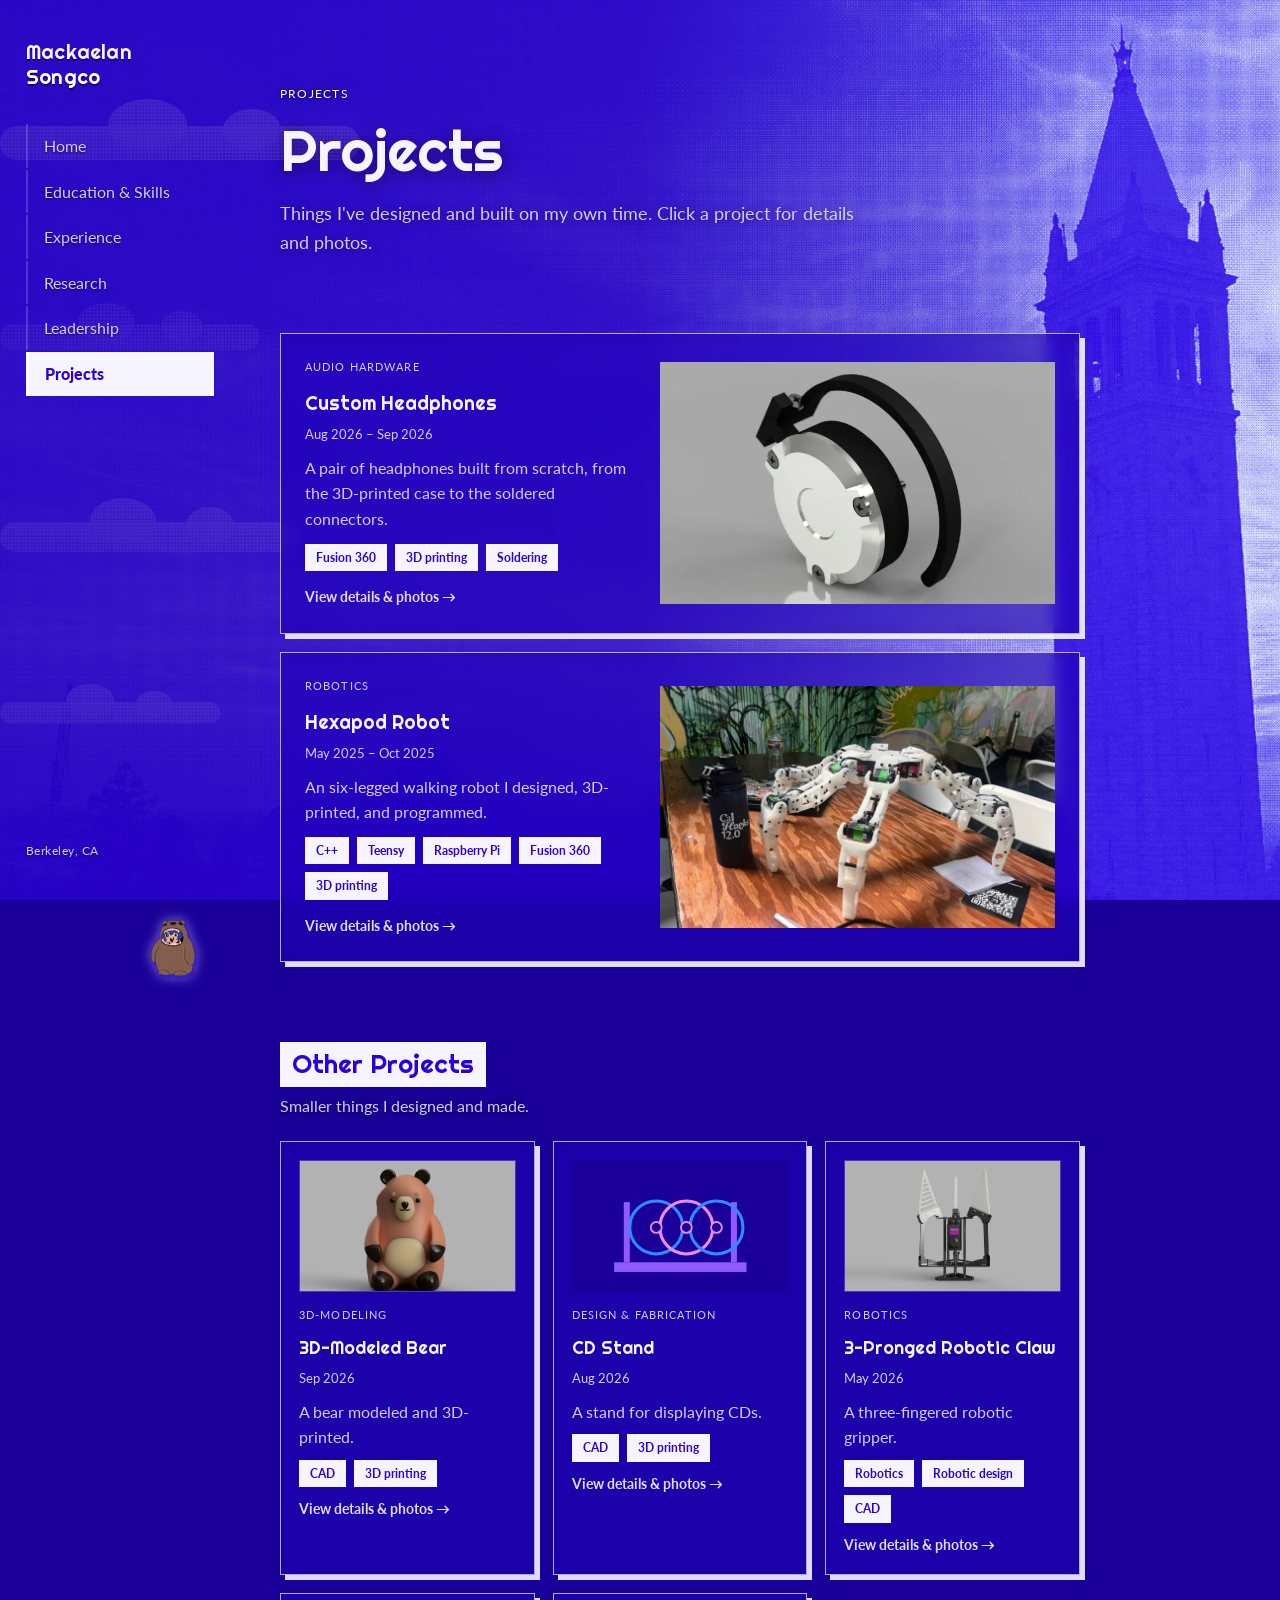
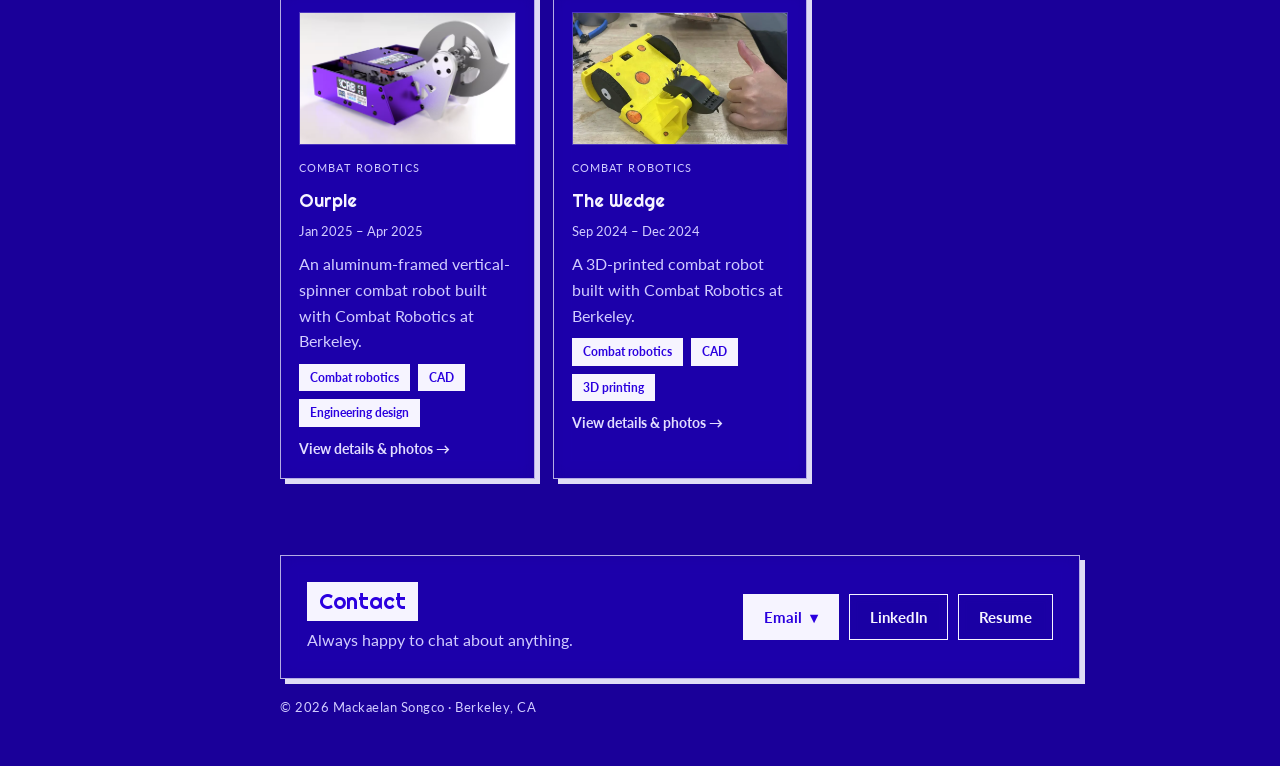
<file: projects.html>
<!DOCTYPE html>
<html lang="en">
<head>
<meta charset="utf-8">
<meta name="viewport" content="width=device-width, initial-scale=1">
<link rel="icon" type="image/png" href="favicon.png">
<title>Projects · Mackaelan Songco</title>
<meta name="description" content="Personal projects by Mackaelan Songco.">
<link rel="preconnect" href="https://fonts.googleapis.com">
<link rel="preconnect" href="https://fonts.gstatic.com" crossorigin>
<link href="https://fonts.googleapis.com/css2?family=Righteous&family=Lato:ital,wght@0,400;0,700;0,900;1,400&display=swap" rel="stylesheet">
<link rel="stylesheet" href="style.css">
</head>
<body>

<nav class="sidebar" aria-label="Main">
  <a class="brand" href="index.html">Mackaelan <span>Songco</span></a>
  <ul>
    <li><a href="index.html">Home</a></li>
    <li><a href="education.html">Education & Skills</a></li>
    <li><a href="experience.html">Experience</a></li>
    <li><a href="research.html">Research</a></li>
    <li><a href="leadership.html">Leadership</a></li>
    <li><a href="projects.html" aria-current="page">Projects</a></li>
  </ul>
  <p class="side-foot">Berkeley, CA</p>
</nav>

<div class="page">
<main>
  <header class="page-head">
    <div class="wrap">
      <p class="eyebrow">Projects</p>
      <h1>Projects</h1>
      <p class="lede">Things I've designed and built on my own time. Click a project for details and photos.</p>
    </div>
  </header>
  <section class="block">
    <div class="wrap">
      <div class="entries">
      <article class="card project" data-project="headphones" tabindex="0" role="button" aria-haspopup="dialog" aria-label="Open details: Custom Headphones">
        <div>
          <p class="kicker">Audio hardware</p>
          <h3>Custom Headphones</h3>
          <p class="meta">Aug 2026 – Sep 2026</p>
          <p>A pair of headphones built from scratch, from the 3D-printed case to the soldered connectors.</p>
          <ul class="tags"><li>Fusion 360</li><li>3D printing</li><li>Soldering</li></ul>
          <span class="go">View details &amp; photos →</span>
        </div>
        <img class="proj-shot" src="images/headphones-card.webp" alt="Render of the custom headphone earcup with its 3D-printed headband clip" width="707" height="432" loading="lazy">
      </article>
      <article class="card project" data-project="hexapod" tabindex="0" role="button" aria-haspopup="dialog" aria-label="Open details: Hexapod Robot">
        <div>
          <p class="kicker">Robotics</p>
          <h3>Hexapod Robot</h3>
          <p class="meta">May 2025 – Oct 2025</p>
          <p>An six-legged walking robot I designed, 3D-printed, and programmed.</p>
          <ul class="tags"><li>C++</li><li>Teensy</li><li>Raspberry Pi</li><li>Fusion 360</li><li>3D printing</li></ul>
          <span class="go">View details &amp; photos →</span>
        </div>
        <img class="proj-shot" src="images/t/hexapod-1.webp" alt="The six-legged hexapod robot standing on a table" width="960" height="720" loading="lazy">
      </article>
      </div>
    </div>
  </section>

  <section class="block">
    <div class="wrap">
      <h2>Other Projects</h2>
      <p class="sub">Smaller things I designed and made.</p>
      <div class="small-grid">
      <article class="card project small" data-project="bear" tabindex="0" role="button" aria-haspopup="dialog" aria-label="Open details: 3D-Modeled Bear">
        <div>
          <p class="kicker">3D-Modeling</p>
          <h3>3D-Modeled Bear</h3>
          <p class="meta">Sep 2026</p>
          <p>A bear modeled and 3D-printed.</p>
          <ul class="tags"><li>CAD</li><li>3D printing</li></ul>
          <span class="go">View details &amp; photos →</span>
        </div>
        <img class="proj-shot" src="images/bear-1.avif" alt="Render of the 3D-modeled bear sitting, front view" width="1200" height="900" loading="lazy">
      </article>
      <article class="card project small" data-project="cd-stand" tabindex="0" role="button" aria-haspopup="dialog" aria-label="Open details: CD Stand">
        <div>
          <p class="kicker">Design &amp; fabrication</p>
          <h3>CD Stand</h3>
          <p class="meta">Aug 2026</p>
          <p>A stand for displaying CDs.</p>
          <ul class="tags"><li>CAD</li><li>3D printing</li></ul>
          <span class="go">View details &amp; photos →</span>
        </div>
        <svg viewBox="0 0 360 220" role="img" aria-label="Illustration of a CD stand holding discs">
            <rect width="360" height="220" fill="#1a0099"/>
            <rect x="70" y="170" width="220" height="16" fill="#8f5bff"/>
            <rect x="86" y="70" width="10" height="100" fill="#8f5bff"/>
            <rect x="264" y="70" width="10" height="100" fill="#8f5bff"/>
            <g fill="none" stroke-width="5">
              <circle cx="140" cy="112" r="44" stroke="#2f8cff"/>
              <circle cx="190" cy="112" r="44" stroke="#ee8cff"/>
              <circle cx="240" cy="112" r="44" stroke="#2f8cff"/>
            </g>
            <g fill="#1a0099" stroke="#ee8cff" stroke-width="3"><circle cx="140" cy="112" r="9"/><circle cx="190" cy="112" r="9"/><circle cx="240" cy="112" r="9"/></g>
          </svg>
      </article>
      <article class="card project small" data-project="claw" tabindex="0" role="button" aria-haspopup="dialog" aria-label="Open details: 3-Pronged Robotic Claw">
        <div>
          <p class="kicker">Robotics</p>
          <h3>3-Pronged Robotic Claw</h3>
          <p class="meta">May 2026</p>
          <p>A three-fingered robotic gripper.</p>
          <ul class="tags"><li>Robotics</li><li>Robotic design</li><li>CAD</li></ul>
          <span class="go">View details &amp; photos →</span>
        </div>
        <img class="proj-shot" src="images/claw-card.webp" alt="The 3-pronged robotic claw with its fingers open, rendered in Fusion 360" width="1129" height="690" loading="lazy">
      </article>
      <article class="card project small" data-project="ourple" tabindex="0" role="button" aria-haspopup="dialog" aria-label="Open details: Ourple">
        <div>
          <p class="kicker">Combat robotics</p>
          <h3>Ourple</h3>
          <p class="meta">Jan 2025 – Apr 2025</p>
          <p>An aluminum-framed vertical-spinner combat robot built with Combat Robotics at Berkeley.</p>
          <ul class="tags"><li>Combat robotics</li><li>CAD</li><li>Engineering design</li></ul>
          <span class="go">View details &amp; photos →</span>
        </div>
        <img class="proj-shot" src="images/ourple-render.avif" alt="Ourple, an aluminum combat robot with a vertical spinning weapon" width="960" height="600" loading="lazy">
      </article>
      <article class="card project small" data-project="wedge" tabindex="0" role="button" aria-haspopup="dialog" aria-label="Open details: The Wedge">
        <div>
          <p class="kicker">Combat robotics</p>
          <h3>The Wedge</h3>
          <p class="meta">Sep 2024 – Dec 2024</p>
          <p>A 3D-printed combat robot built with Combat Robotics at Berkeley.</p>
          <ul class="tags"><li>Combat robotics</li><li>CAD</li><li>3D printing</li></ul>
          <span class="go">View details &amp; photos →</span>
        </div>
        <img class="proj-shot" src="images/t/combat-wedge.webp" alt="The Wedge, a yellow 3D-printed combat robot" width="960" height="600" loading="lazy">
      </article>
      </div>
    </div>
  </section>

  <dialog class="project-dialog" id="dlg-hexapod" aria-labelledby="dlg-hexapod-title">
    <button class="dlg-close" type="button" aria-label="Close">✕</button>
    <div class="dlg-gallery" data-list="images/hexapod-whiteboard.webp,images/hexapod-3.avif,images/hexapod-quad.webp,images/hexapod-1.avif,images/hexapod-2.avif,yt:eR1gQSE8qtw" data-captions="Placeholder: early planning on the whiteboard, from leg sketches to the parts list.|Placeholder: the grey printed shell plates that hold the motors.|Placeholder: an early four-legged version of the robot.|Placeholder: the finished hexapod standing on its own.|Placeholder: wiring up the servos and electronics.|Placeholder: the hexapod walking.">
      <div class="dlg-main"><svg viewBox="0 0 360 220" role="img" aria-label="Illustration of a six-legged robot">
            <rect width="360" height="220" fill="#1a0099"/>
            <g stroke="#ee8cff" stroke-width="5" stroke-linecap="round" stroke-linejoin="round" fill="none">
              <polyline points="140,85 95,55 70,95"/>
              <polyline points="140,110 85,110 60,155"/>
              <polyline points="140,135 95,165 75,195"/>
              <polyline points="220,85 265,55 290,95"/>
              <polyline points="220,110 275,110 300,155"/>
              <polyline points="220,135 265,165 285,195"/>
            </g>
            <rect x="130" y="70" width="100" height="80" rx="22" fill="#8f5bff"/>
            <rect x="152" y="92" width="56" height="36" rx="6" fill="#1a0099"/>
            <circle cx="168" cy="110" r="5" fill="#ee8cff"/>
            <circle cx="192" cy="110" r="5" fill="#ee8cff"/>
            <g fill="#ee8cff"><circle cx="70" cy="95" r="5"/><circle cx="60" cy="155" r="5"/><circle cx="75" cy="195" r="5"/><circle cx="290" cy="95" r="5"/><circle cx="300" cy="155" r="5"/><circle cx="285" cy="195" r="5"/></g>
          </svg></div>
      <div class="dlg-thumbs"></div>
    </div>
    <div class="dlg-side">
      <dl class="cs-facts">
        <div><dt>Role</dt><dd class="ph">Placeholder: your role</dd></div>
        <div><dt>Timeline</dt><dd>May 2025 – Oct 2025</dd></div>
        <div><dt>Team</dt><dd class="ph">Placeholder: solo or team size</dd></div>
        <div><dt>Tools</dt><dd>Fusion 360, 3D printing, C++, Python</dd></div>
      </dl>
      <h4>Timeline</h4>
      <ol class="cs-timeline">
        <li><time>May 2025</time><span class="ph">Placeholder: planning and leg sketches.</span></li>
        <li><time>Jun 2025</time><span class="ph">Placeholder: modeling the body and legs.</span></li>
        <li><time>Jul 2025</time><span class="ph">Placeholder: the four-legged prototype.</span></li>
        <li><time>Aug 2025</time><span class="ph">Placeholder: printing the final parts and wiring the servos.</span></li>
        <li><time>Sep 2025</time><span class="ph">Placeholder: writing the walking code.</span></li>
        <li><time>Oct 2025</time><span class="ph">Placeholder: first full walk.</span></li>
      </ol>
      <h4>Specs &amp; parts</h4>
      <table class="cs-table">
        <tr><th scope="row">Servos</th><td class="ph">Placeholder</td></tr>
        <tr><th scope="row">Controllers</th><td class="ph">Placeholder</td></tr>
        <tr><th scope="row">Power</th><td class="ph">Placeholder</td></tr>
        <tr><th scope="row">Weight</th><td class="ph">Placeholder</td></tr>
        <tr><th scope="row">Walking speed</th><td class="ph">Placeholder</td></tr>
      </table>
      <h4>Built with</h4>
      <ul class="tags"><li>C++</li><li>Python</li><li>Teensy</li><li>Raspberry Pi</li><li>Fusion 360</li><li>3D printing</li></ul>
    </div>
    <div class="dlg-body">
      <p class="kicker">Robotics · May 2025 – Oct 2025</p>
      <h3 id="dlg-hexapod-title">Hexapod Robot</h3>
      <p class="dlg-overview">A six-legged walking robot. I took it from CAD model to printed parts to working code between May and October 2025.</p>
          <h4>Goal &amp; constraints</h4>
          <p class="ph">Placeholder: the problem you set out to solve, what success looked like, and the limits you worked within (budget, size, parts, time).</p>
          <h4>Design</h4>
          <ul class="points">
            <li>Designed the body and all six legs in Fusion 360.</li>
            <li>3D-printed every structural part.</li>
          </ul>
          <h4>Electronics &amp; code</h4>
          <ul class="points">
            <li>Programmed it in C++ on a Teensy microcontroller.</li>
            <li>Developed the control software in Python on a Raspberry Pi.</li>
          </ul>
          <h4>Schematics &amp; diagrams</h4>
          <div class="cs-figs">
            <figure class="cs-fig"><div class="cs-fig-box" role="img" aria-label="Space for a diagram: power and servo wiring."><div><svg viewBox="0 0 24 24" fill="none" stroke="currentColor" stroke-width="1.6" aria-hidden="true"><rect x="3" y="4" width="18" height="16"/><path d="M7 9h4v4H7zM11 11h6M17 11v4M14 15h3"/></svg>Diagram goes here</div></div><figcaption class="ph">Placeholder: power and servo wiring.</figcaption></figure>
            <figure class="cs-fig"><div class="cs-fig-box" role="img" aria-label="Space for a diagram: how the raspberry pi, teensy, and servos talk to each other."><div><svg viewBox="0 0 24 24" fill="none" stroke="currentColor" stroke-width="1.6" aria-hidden="true"><rect x="3" y="4" width="18" height="16"/><path d="M7 9h4v4H7zM11 11h6M17 11v4M14 15h3"/></svg>Diagram goes here</div></div><figcaption class="ph">Placeholder: how the Raspberry Pi, Teensy, and servos talk to each other.</figcaption></figure>
            <figure class="cs-fig"><div class="cs-fig-box" role="img" aria-label="Space for a diagram: leg geometry and joint angles."><div><svg viewBox="0 0 24 24" fill="none" stroke="currentColor" stroke-width="1.6" aria-hidden="true"><rect x="3" y="4" width="18" height="16"/><path d="M7 9h4v4H7zM11 11h6M17 11v4M14 15h3"/></svg>Diagram goes here</div></div><figcaption class="ph">Placeholder: leg geometry and joint angles.</figcaption></figure>
          </div>
          <h4>Challenges &amp; solutions</h4>
          <div class="cs-pairs">
            <div class="cs-pair"><div><b>Challenge</b><span class="ph">Placeholder: a mechanical or printing problem.</span></div><div><b>Solution</b><span class="ph">Placeholder: how you solved it.</span></div></div>
            <div class="cs-pair"><div><b>Challenge</b><span class="ph">Placeholder: a wiring or power problem.</span></div><div><b>Solution</b><span class="ph">Placeholder: how you solved it.</span></div></div>
            <div class="cs-pair"><div><b>Challenge</b><span class="ph">Placeholder: a software or gait problem.</span></div><div><b>Solution</b><span class="ph">Placeholder: how you solved it.</span></div></div>
          </div>
          <h4>Testing &amp; results</h4>
          <ul class="points">
            <li class="ph">Placeholder: how you tested it.</li>
            <li class="ph">Placeholder: what the final result can do, with numbers if you have them.</li>
          </ul>
          <h4>What I learned &amp; next steps</h4>
          <ul class="points">
            <li class="ph">Placeholder: the biggest lesson from this project.</li>
            <li class="ph">Placeholder: what you would change or add in the next version.</li>
          </ul>
    </div>
  </dialog>
  <dialog class="project-dialog" id="dlg-headphones" aria-labelledby="dlg-headphones-title">
    <button class="dlg-close" type="button" aria-label="Close">✕</button>
    <div class="dlg-gallery" data-list="images/headphones-main.webp,images/headphones-1.avif,images/headphones-3.webp" data-captions="Placeholder: a render of the earcup and headband clip from Fusion 360.|Placeholder: another view of the earcup design.|Placeholder: the printed parts during assembly, with the driver soldered in and the back cover off.">
      <div class="dlg-main"><svg viewBox="0 0 360 220" role="img" aria-label="Illustration of over-ear headphones">
            <rect width="360" height="220" fill="#1d1450"/>
            <path d="M95 140 V110 a85 85 0 0 1 170 0 V140" fill="none" stroke="#2f8cff" stroke-width="12" stroke-linecap="round"/>
            <rect x="70" y="120" width="50" height="76" rx="18" fill="#ee8cff"/>
            <rect x="240" y="120" width="50" height="76" rx="18" fill="#ee8cff"/>
            <rect x="82" y="134" width="26" height="48" rx="10" fill="#1d1450" opacity=".35"/>
            <rect x="252" y="134" width="26" height="48" rx="10" fill="#1d1450" opacity=".35"/>
            <g stroke="#2f8cff" stroke-width="3" fill="none" opacity=".8">
              <path d="M300 150 q20 0 22 20"/><path d="M300 135 q36 0 38 36"/>
            </g>
          </svg></div>
      <div class="dlg-thumbs"></div>
    </div>
    <div class="dlg-side">
      <dl class="cs-facts">
        <div><dt>Role</dt><dd class="ph">Placeholder: your role</dd></div>
        <div><dt>Timeline</dt><dd>Aug 2026 – Sep 2026</dd></div>
        <div><dt>Team</dt><dd class="ph">Placeholder: solo or team size</dd></div>
        <div><dt>Tools</dt><dd>Fusion 360, 3D printing, soldering</dd></div>
      </dl>
      <h4>Timeline</h4>
      <ol class="cs-timeline">
        <li><time>Aug 2026</time><span class="ph">Placeholder: research and choosing the drivers.</span></li>
        <li><time>Aug 2026</time><span class="ph">Placeholder: modeling the earcups and headband clip.</span></li>
        <li><time>Sep 2026</time><span class="ph">Placeholder: printing and fitting the parts.</span></li>
        <li><time>Sep 2026</time><span class="ph">Placeholder: soldering, assembly, and first listen.</span></li>
      </ol>
      <h4>Specs &amp; parts</h4>
      <table class="cs-table">
        <tr><th scope="row">Drivers</th><td class="ph">Placeholder</td></tr>
        <tr><th scope="row">Connectors</th><td class="ph">Placeholder</td></tr>
        <tr><th scope="row">Materials</th><td class="ph">Placeholder</td></tr>
        <tr><th scope="row">Weight</th><td class="ph">Placeholder</td></tr>
        <tr><th scope="row">Total cost</th><td class="ph">Placeholder</td></tr>
      </table>
      <h4>Built with</h4>
      <ul class="tags"><li>Fusion 360</li><li>3D printing</li><li>Soldering</li></ul>
    </div>
    <div class="dlg-body">
      <p class="kicker">Audio hardware · Aug 2026 – Sep 2026</p>
      <h3 id="dlg-headphones-title">Custom Headphones</h3>
      <p class="dlg-overview">A custom pair of headphones I designed and assembled myself in August and September 2026.</p>
          <h4>Goal &amp; constraints</h4>
          <p class="ph">Placeholder: the problem you set out to solve, what success looked like, and the limits you worked within (budget, size, parts, time).</p>
          <h4>Spin the 3D model</h4>
          <div class="model3d" data-model="models/headphones.mesh" data-rig='{"explode":[[0,0,0,0,1],[-16,0,0,0.84,1],[0,9.97,17.34,0.62,0.8],[14,0,0,0.5,0.68],[0,0,-10,0.38,0.56],[26,0,0,0.14,0.34],[40,0,0,0,0.2],[0,0,-16,0.26,0.44],[0,-8.7,4.9,0.74,0.9]],"shift":[-12,4.4,0.4],"zoom":0.62,"slider":false,"duration":1300,"labels":["Assembled","Taken apart"],"actions":["Take apart","Put together"],"aria":"Take the headphones apart or put them back together"}' data-colors="#202024,#417362,#9c9c9c,#eedea4,#e6cdbd,#eeeeee,#f6f6ee" role="img" aria-label="Interactive 3D model of the headphones. Drag to rotate, scroll to zoom, and use the button below to take them apart and put them back together."><span class="model3d-hint">Drag to rotate · scroll to zoom</span></div>
          <h4>Design &amp; printing</h4>
          <ul class="points">
            <li>Modeled the case and clips in Fusion 360.</li>
            <li>Printed the parts in PLA, ABS, and PETG.</li>
          </ul>
          <h4>Electronics</h4>
          <ul class="points">
            <li>Soldered the drivers to 0.78 mm 2-pin connectors, a common standard for detachable headphone cables.</li>
          </ul>
          <h4>Schematics &amp; diagrams</h4>
          <div class="cs-figs">
            <figure class="cs-fig"><div class="cs-fig-box" role="img" aria-label="Space for a diagram: wiring from the drivers to the 2-pin connectors."><div><svg viewBox="0 0 24 24" fill="none" stroke="currentColor" stroke-width="1.6" aria-hidden="true"><rect x="3" y="4" width="18" height="16"/><path d="M7 9h4v4H7zM11 11h6M17 11v4M14 15h3"/></svg>Diagram goes here</div></div><figcaption class="ph">Placeholder: wiring from the drivers to the 2-pin connectors.</figcaption></figure>
            <figure class="cs-fig"><div class="cs-fig-box" role="img" aria-label="Space for a diagram: exploded view of the earcup."><div><svg viewBox="0 0 24 24" fill="none" stroke="currentColor" stroke-width="1.6" aria-hidden="true"><rect x="3" y="4" width="18" height="16"/><path d="M7 9h4v4H7zM11 11h6M17 11v4M14 15h3"/></svg>Diagram goes here</div></div><figcaption class="ph">Placeholder: exploded view of the earcup.</figcaption></figure>
          </div>
          <h4>Challenges &amp; solutions</h4>
          <div class="cs-pairs">
            <div class="cs-pair"><div><b>Challenge</b><span class="ph">Placeholder: a fit or printing problem.</span></div><div><b>Solution</b><span class="ph">Placeholder: how you solved it.</span></div></div>
            <div class="cs-pair"><div><b>Challenge</b><span class="ph">Placeholder: an assembly or sound problem.</span></div><div><b>Solution</b><span class="ph">Placeholder: how you solved it.</span></div></div>
          </div>
          <h4>Testing &amp; results</h4>
          <ul class="points">
            <li class="ph">Placeholder: how you tested it.</li>
            <li class="ph">Placeholder: what the final result can do, with numbers if you have them.</li>
          </ul>
          <h4>What I learned &amp; next steps</h4>
          <ul class="points">
            <li class="ph">Placeholder: the biggest lesson from this project.</li>
            <li class="ph">Placeholder: what you would change or add in the next version.</li>
          </ul>
    </div>
  </dialog>
  <dialog class="project-dialog" id="dlg-claw" aria-labelledby="dlg-claw-title">
    <button class="dlg-close" type="button" aria-label="Close">✕</button>
    <div class="dlg-gallery" data-list="images/claw-main.webp,images/claw-2.webp,images/claw-3.webp">
      <div class="dlg-main"><img src="images/claw-main.webp" alt="The 3-pronged robotic claw, rendered in Fusion 360" width="1140" height="855"></div>
      <div class="dlg-thumbs"></div>
    </div>
    <div class="dlg-body">
      <p class="kicker">Robotics · May 2026</p>
      <h3 id="dlg-claw-title">3-Pronged Robotic Claw</h3>
      <p class="dlg-overview">Placeholder: a short overview of what the claw does and why you built it.</p>
          <h4>Spin the 3D model</h4>
          <div class="model3d" data-model="models/claw.mesh" data-rig='{"O":[-1.65,-2.454],"p22":[33.429,81.527],"p26":[65.936,-6.281],"angles":[90,210,330],"table":[[0.0,0.0,0.0],[3.08,-0.694,-1.339],[6.17,-1.508,-2.619],[9.25,-2.436,-3.836],[12.33,-3.47,-4.991],[15.42,-4.604,-6.078],[18.5,-5.83,-7.098],[21.58,-7.139,-8.047],[24.67,-8.526,-8.923],[27.75,-9.981,-9.725],[30.83,-11.496,-10.449],[33.92,-13.066,-11.096],[37.0,-14.681,-11.662],[40.08,-16.335,-12.146],[43.17,-18.021,-12.548],[46.25,-19.731,-12.865],[49.33,-21.46,-13.098],[52.42,-23.201,-13.244],[55.5,-24.949,-13.305],[58.58,-26.697,-13.279],[61.67,-28.442,-13.168],[64.75,-30.178,-12.97],[67.83,-31.902,-12.687],[70.92,-33.61,-12.32],[74.0,-35.299,-11.869]]}' data-colors="#2b2b30,#e03030,#a45200,#e8d84a,#393939,#6a6a6a,#c5c5c5,#eeeeee,#e040e0,#f7f7f7" role="img" aria-label="Interactive 3D model of the robotic claw. Drag to rotate, scroll to zoom, and use the slider below to open and close it."><span class="model3d-hint">Drag to rotate · scroll to zoom</span></div>
          <h4>Design</h4>
          <ul class="points">
            <li class="ph">Placeholder: how you designed the claw.</li>
          </ul>
          <h4>Build &amp; testing</h4>
          <ul class="points">
            <li class="ph">Placeholder: how you built and tested it.</li>
          </ul>
      <h4>Built with</h4>
      <ul class="tags"><li>Robotics</li><li>Robotic design</li><li>CAD</li></ul>
    </div>
  </dialog>
  <dialog class="project-dialog" id="dlg-cd-stand" aria-labelledby="dlg-cd-stand-title">
    <button class="dlg-close" type="button" aria-label="Close">✕</button>
    <div class="dlg-gallery" data-photos="images/cd-stand-">
      <div class="dlg-main"><svg viewBox="0 0 360 220" role="img" aria-label="Illustration of a CD stand holding discs">
            <rect width="360" height="220" fill="#1a0099"/>
            <rect x="70" y="170" width="220" height="16" fill="#8f5bff"/>
            <rect x="86" y="70" width="10" height="100" fill="#8f5bff"/>
            <rect x="264" y="70" width="10" height="100" fill="#8f5bff"/>
            <g fill="none" stroke-width="5">
              <circle cx="140" cy="112" r="44" stroke="#2f8cff"/>
              <circle cx="190" cy="112" r="44" stroke="#ee8cff"/>
              <circle cx="240" cy="112" r="44" stroke="#2f8cff"/>
            </g>
            <g fill="#1a0099" stroke="#ee8cff" stroke-width="3"><circle cx="140" cy="112" r="9"/><circle cx="190" cy="112" r="9"/><circle cx="240" cy="112" r="9"/></g>
          </svg></div>
      <div class="dlg-thumbs"></div>
    </div>
    <div class="dlg-body">
      <p class="kicker">Design &amp; fabrication · Aug 2026</p>
      <h3 id="dlg-cd-stand-title">CD Stand</h3>
      <p class="dlg-overview">Placeholder: a short overview of the project and why you made it.</p>
      <h4>Spin the 3D model</h4>
      <div class="model3d" data-model="models/cd-stand.mesh" data-colors="#181818,#9c9c9c" role="img" aria-label="Interactive 3D model of the CD stand. Drag to rotate, scroll to zoom."><span class="model3d-hint">Drag to rotate · scroll to zoom</span></div>
          <h4>Design</h4>
          <ul class="points">
            <li class="ph">Placeholder: how you designed it.</li>
          </ul>
          <h4>Build</h4>
          <ul class="points">
            <li class="ph">Placeholder: how you made it.</li>
          </ul>
      <h4>Built with</h4>
      <ul class="tags"><li>CAD</li><li>3D printing</li></ul>
    </div>
  </dialog>
  <dialog class="project-dialog" id="dlg-bear" aria-labelledby="dlg-bear-title">
    <button class="dlg-close" type="button" aria-label="Close">✕</button>
    <div class="dlg-gallery" data-list="images/bear-1.avif,images/bear-2.avif,images/bear-3.avif,images/printed-bear-black.webp">
      <div class="dlg-main"><svg viewBox="0 0 360 220" role="img" aria-label="Illustration of a 3D-printed bear">
            <rect width="360" height="220" fill="#1a0099"/>
            <g stroke="#ee8cff" stroke-width="2" opacity=".35"><line x1="110" y1="196" x2="250" y2="196"/><line x1="120" y1="204" x2="240" y2="204"/></g>
            <circle cx="140" cy="58" r="22" fill="#8f5bff"/>
            <circle cx="220" cy="58" r="22" fill="#8f5bff"/>
            <circle cx="180" cy="100" r="62" fill="#8f5bff"/>
            <ellipse cx="180" cy="122" rx="28" ry="20" fill="#ee8cff"/>
            <circle cx="158" cy="92" r="7" fill="#1a0099"/>
            <circle cx="202" cy="92" r="7" fill="#1a0099"/>
            <ellipse cx="180" cy="114" rx="9" ry="6" fill="#1a0099"/>
            <rect x="140" y="160" width="80" height="36" fill="#8f5bff"/>
          </svg></div>
      <div class="dlg-thumbs"></div>
    </div>
    <div class="dlg-body">
      <p class="kicker">3D printing · Sep 2026</p>
      <h3 id="dlg-bear-title">3D-Modeled Bear</h3>
      <p class="dlg-overview">Placeholder: a short overview of the project and why you made it.</p>
      <h4>Spin the 3D model</h4>
      <div class="model3d" data-model="models/bear.mesh" role="img" aria-label="Interactive 3D model of the bear. Drag to rotate, scroll to zoom."><span class="model3d-hint">Drag to rotate · scroll to zoom</span></div>
          <h4>Design</h4>
          <ul class="points">
            <li class="ph">Placeholder: how you designed it.</li>
          </ul>
          <h4>Build</h4>
          <ul class="points">
            <li class="ph">Placeholder: how you made it.</li>
          </ul>
      <h4>Built with</h4>
      <ul class="tags"><li>CAD</li><li>3D printing</li></ul>
    </div>
  </dialog>
  <dialog class="project-dialog" id="dlg-wedge" aria-labelledby="dlg-wedge-title">
    <button class="dlg-close" type="button" aria-label="Close">✕</button>
    <div class="dlg-gallery" data-list="images/combat-wedge.avif,images/combat-team-wedge.avif">
      <div class="dlg-main"><img src="images/combat-wedge.avif" alt="The Wedge"></div>
      <div class="dlg-thumbs"></div>
    </div>
    <div class="dlg-body">
      <p class="kicker">Combat robotics · Combat Robotics at Berkeley · Sep 2024 – Dec 2024</p>
      <h3 id="dlg-wedge-title">The Wedge</h3>
      <p class="dlg-overview">Placeholder: a short overview of The Wedge, its weight class, and how it fights.</p>
          <h4>Design</h4>
          <ul class="points">
            <li class="ph">Placeholder: how you designed it.</li>
          </ul>
          <h4>Build &amp; competition</h4>
          <ul class="points">
            <li class="ph">Placeholder: how you built it and how it did.</li>
          </ul>
      <h4>Built with</h4>
      <ul class="tags"><li>Combat robotics</li><li>CAD</li><li>3D printing</li></ul>
    </div>
  </dialog>
  <dialog class="project-dialog" id="dlg-ourple" aria-labelledby="dlg-ourple-title">
    <button class="dlg-close" type="button" aria-label="Close">✕</button>
    <div class="dlg-gallery" data-list="images/ourple-render-43.webp,images/combat-ourple.avif,images/combat-team-ourple.avif">
      <div class="dlg-main"><img src="images/combat-ourple.avif" alt="Ourple"></div>
      <div class="dlg-thumbs"></div>
    </div>
    <div class="dlg-body">
      <p class="kicker">Combat robotics · Combat Robotics at Berkeley · Jan 2025 – Apr 2025</p>
      <h3 id="dlg-ourple-title">Ourple</h3>
      <p class="dlg-overview">Placeholder: a short overview of Ourple, its weight class, and how it fights.</p>
          <h4>Design</h4>
          <ul class="points">
            <li class="ph">Placeholder: how you designed it.</li>
          </ul>
          <h4>Build &amp; competition</h4>
          <ul class="points">
            <li class="ph">Placeholder: how you built it and how it did.</li>
          </ul>
      <h4>Built with</h4>
      <ul class="tags"><li>Combat robotics</li><li>CAD</li><li>Engineering design</li></ul>
    </div>
  </dialog>
<script>
(() => {
  const EXTS = ['jpg', 'jpeg', 'png', 'webp', 'JPG', 'PNG'];
  const tryLoad = src => new Promise(res => { const im = new Image(); im.onload = () => res(src); im.onerror = () => res(null); im.src = src; });
  async function findPhoto(prefix, i) { for (const e of EXTS) { const s = await tryLoad(`${prefix}${i}.${e}`); if (s) return s; } return null; }
  async function loadGallery(g) {
    if (g.dataset.loaded) return; g.dataset.loaded = '1';
    const main = g.querySelector('.dlg-main'), thumbs = g.querySelector('.dlg-thumbs');
    const fallback = main.innerHTML; let photos = [];
    const caps = (g.dataset.captions || '').split('|');
    let capEl = null;
    if (g.dataset.captions) { capEl = document.createElement('p'); capEl.className = 'dlg-caption ph'; capEl.setAttribute('aria-live', 'polite'); main.after(capEl); }
    if (g.dataset.list) photos = g.dataset.list.split(',').map(s => s.trim()).filter(Boolean);
    else for (let i = 1; i <= 12; i++) { const s = await findPhoto(g.dataset.photos, i); if (!s) break; photos.push(s); }
    if (!photos.length) return;
    const isYT = s => s.startsWith('yt:');
    const isVid = s => isYT(s) || /\.(mp4|webm|mov)$/i.test(s);
    // Switching photos slides the new one in from the side you're moving toward, like the Leadership photo viewer.
    let cur = -1;
    const show = (s, btn, i) => {
      const dir = cur < 0 ? 0 : Math.sign(i - cur); cur = i;
      if (capEl) capEl.textContent = caps[i] || '';
      main.classList.toggle('is-video', isVid(s));
      main.innerHTML = isYT(s)
        ? `<iframe src="https://www.youtube-nocookie.com/embed/${s.slice(3)}?rel=0&playsinline=1" title="Project video on YouTube" allow="accelerometer; autoplay; clipboard-write; encrypted-media; gyroscope; picture-in-picture" allowfullscreen loading="lazy"></iframe>`
        : isVid(s)
        ? `<video src="${s}" autoplay muted loop playsinline controls></video>`
        : `<img src="${s}" alt="">`;
      thumbs.querySelectorAll('button').forEach(b => b.classList.toggle('on', b === btn));
      const el = main.firstElementChild;
      if (dir && el && !matchMedia('(prefers-reduced-motion: reduce)').matches) el.animate([{ opacity: 0, transform: `translateX(${dir * 60}px) scale(.97)` }, { opacity: 1, transform: 'none' }], { duration: 380, easing: 'cubic-bezier(.16, 1, .3, 1)' });
    };
    photos.forEach((s, i) => {
      const b = document.createElement('button'); b.type = 'button';
      b.setAttribute('aria-label', isVid(s) ? `Video ${i + 1}` : `Photo ${i + 1}`);
      b.innerHTML = isYT(s)
        ? `<img src="https://i.ytimg.com/vi/${s.slice(3)}/hqdefault.jpg" alt=""><span class="play" aria-hidden="true">▶</span>`
        : isVid(s)
        ? `<video src="${s}#t=0.5" muted playsinline preload="metadata"></video><span class="play" aria-hidden="true">▶</span>`
        : `<img src="${s}" alt="">`;
      if (isVid(s)) b.classList.add('vid');
      b.onclick = () => show(s, b, i); thumbs.appendChild(b);
      if (i === 0) show(s, b, 0);
    });
    if (photos.length === 1) thumbs.hidden = true;
  }
  document.querySelectorAll('.project[data-project]').forEach(card => {
    const dlg = document.getElementById('dlg-' + card.dataset.project);
    const open = () => {
      const r = card.getBoundingClientRect();
      dlg.style.setProperty('--dx', `${r.left + r.width / 2 - innerWidth / 2}px`);
      dlg.style.setProperty('--dy', `${r.top + r.height / 2 - innerHeight / 2}px`);
      dlg.classList.remove('anim-out'); dlg.classList.add('anim-in');
      dlg.showModal(); loadGallery(dlg.querySelector('.dlg-gallery'));
      dlg.querySelectorAll('.dlg-main video').forEach(v => v.play().catch(() => {}));
    };
    card.addEventListener('click', open);
    card.addEventListener('keydown', e => { if (e.key === 'Enter' || e.key === ' ') { e.preventDefault(); open(); } });
  });
  const closeDlg = d => {
    if (!d.open || d.classList.contains('anim-out')) return;
    d.classList.remove('anim-in'); d.classList.add('anim-out');
    const done = () => { d.querySelectorAll('video').forEach(v => v.pause()); d.querySelectorAll('.dlg-main iframe').forEach(f => { f.src = f.src; }); clearTimeout(t); d.removeEventListener('animationend', onEnd); d.classList.remove('anim-out'); d.close(); };
    const onEnd = e => { if (e.target === d && e.animationName === 'dlg-out' && !e.pseudoElement) done(); };
    const t = setTimeout(done, 400);
    d.addEventListener('animationend', onEnd);
  };
  document.querySelectorAll('.project-dialog').forEach(d => {
    d.querySelector('.dlg-close').addEventListener('click', () => closeDlg(d));
    d.addEventListener('click', e => { if (e.target === d) closeDlg(d); });
    d.addEventListener('cancel', e => { e.preventDefault(); closeDlg(d); });
  });
  // Links like projects.html#wedge open that project's details.
  const fromHash = () => {
    const card = location.hash && document.querySelector(`.project[data-project="${CSS.escape(location.hash.slice(1))}"]`);
    if (!card) return;
    card.scrollIntoView({ block: 'center' });
    setTimeout(() => card.click(), 450);
  };
  if (document.readyState === 'complete') fromHash(); else addEventListener('load', fromHash);
  addEventListener('hashchange', fromHash);
})();
</script>
</main>


<footer id="contact">
  <div class="wrap">
    <div class="card contact-card">
      <div>
        <h2>Contact</h2>
        <p class="sub">Always happy to chat about anything.</p>
      </div>
      <div class="links">
        <details class="email-box">
          <summary class="btn primary">Email</summary>
          <div class="email-list">
            <a href="mailto:mackaelansongco@berkeley.edu">mackaelansongco@berkeley.edu</a>
            <a href="mailto:mackaelansongco@gmail.com">mackaelansongco@gmail.com</a>
          </div>
        </details>
        <a class="btn" href="https://www.linkedin.com/in/mackaelan-songco-5a1137248/" target="_blank" rel="noopener">LinkedIn</a>
        <a class="btn" href="Mackaelan%20Songco%20Resume.pdf" data-open-resume>Resume</a>
      </div>
    </div>
    <p class="small">© <span class="yr">2026</span> Mackaelan Songco · Berkeley, CA</p>
  </div>
</footer>
<script>
document.querySelectorAll('.yr').forEach(e => e.textContent = new Date().getFullYear());
document.addEventListener('click', e => { const d = document.querySelector('.email-box'); if (d && d.open && !d.contains(e.target)) d.open = false; });
</script>
<dialog class="project-dialog resume-dialog" id="dlg-resume" aria-labelledby="dlg-resume-title">
  <div class="resume-head">
    <h3 id="dlg-resume-title">Resume</h3>
    <div class="resume-actions">
      <a class="btn" href="Mackaelan%20Songco%20Resume.pdf" download>Download</a>
      <a class="btn" href="Mackaelan%20Songco%20Resume.pdf" target="_blank" rel="noopener">Open in new tab ↗</a>
    </div>
  </div>
  <button class="dlg-close" type="button" aria-label="Close">✕</button>
  <div class="resume-frame"><iframe title="Mackaelan Songco's resume" data-src="Mackaelan%20Songco%20Resume.pdf#view=FitH&amp;navpanes=0"></iframe></div>
</dialog>
<script>
(() => {
  const d = document.getElementById('dlg-resume'); if (!d) return;
  const frame = d.querySelector('iframe');
  const close = () => {
    if (!d.open || d.classList.contains('anim-out')) return;
    d.classList.remove('anim-in'); d.classList.add('anim-out');
    setTimeout(() => { d.classList.remove('anim-out'); d.close(); }, 250);
  };
  document.querySelectorAll('[data-open-resume]').forEach(btn => btn.addEventListener('click', e => {
    e.preventDefault();
    const r = btn.getBoundingClientRect();
    d.style.setProperty('--dx', `${r.left + r.width / 2 - innerWidth / 2}px`);
    d.style.setProperty('--dy', `${r.top + r.height / 2 - innerHeight / 2}px`);
    if (!frame.getAttribute('src')) frame.src = frame.dataset.src;
    d.classList.remove('anim-out'); d.classList.add('anim-in'); d.showModal();
  }));
  d.querySelector('.dlg-close').addEventListener('click', close);
  d.addEventListener('click', e => { if (e.target === d) close(); });
  d.addEventListener('cancel', e => { e.preventDefault(); close(); });
})();
</script>
</div>
<style>
.model3d{position:relative;height:340px;margin:.5rem 0 1.25rem;border-radius:14px;background:radial-gradient(ellipse at 50% 40%,#3a1cff,#1a0099 70%);overflow:hidden;cursor:grab;touch-action:none}
.model3d:active{cursor:grabbing}
.model3d canvas{display:block;width:100%;height:100%}
.model3d-hint{position:absolute;left:50%;bottom:10px;transform:translateX(-50%);font-size:.78rem;color:#f6f4ff;background:rgba(22,20,74,.7);padding:.25rem .6rem;border-radius:999px;pointer-events:none;transition:opacity .4s}
.model3d.touched .model3d-hint{opacity:0}
.model3d:not(.ready):not(.failed)::before{content:"Loading 3D model…";position:absolute;inset:0;display:grid;place-items:center;color:#d2ccff;font-size:.9rem}
.model3d.failed::before{content:"3D model couldn\2019t load in this browser.";position:absolute;inset:0;display:grid;place-items:center;color:#d2ccff;font-size:.9rem}
</style>
<script type="module" src="model3d.js"></script>
<script src="cursor.js" defer></script>
</body>
</html>
</file>
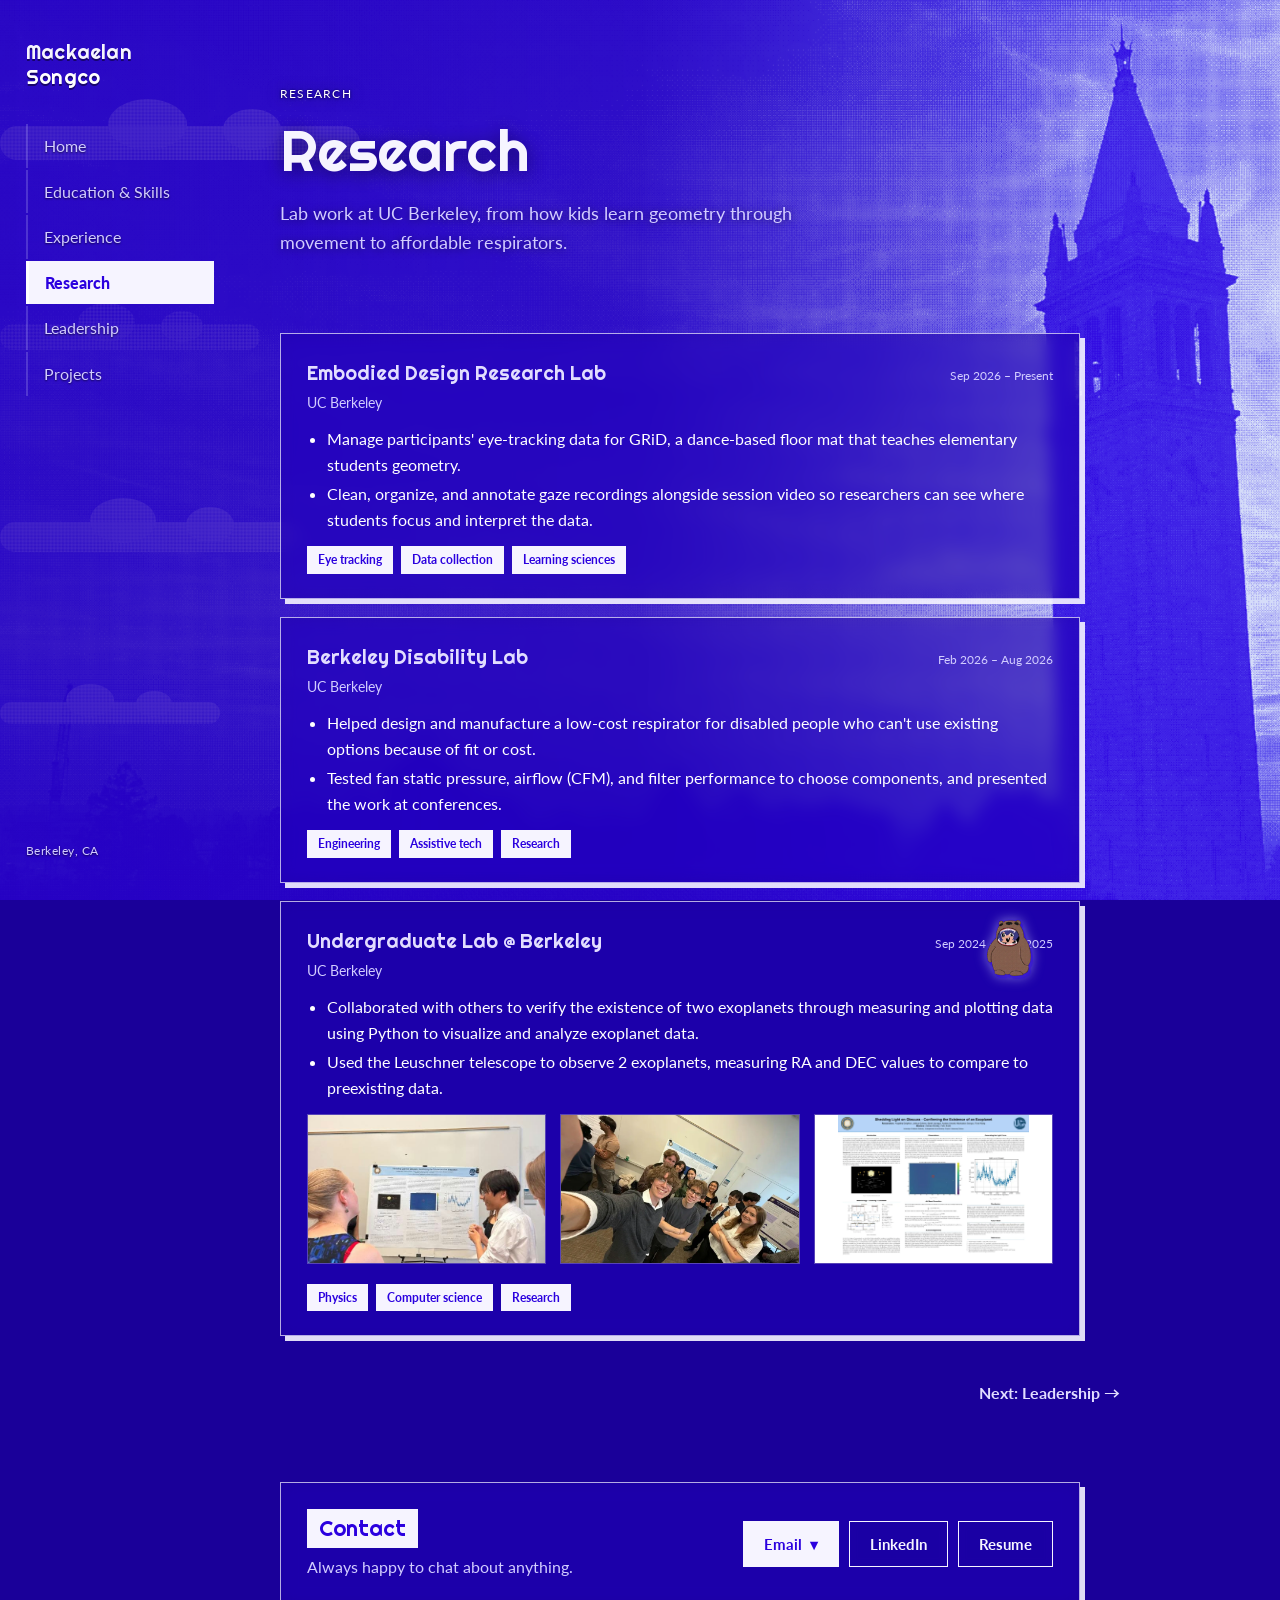
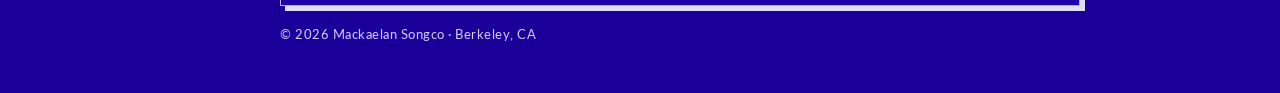
<file: research.html>
<!DOCTYPE html>
<html lang="en">
<head>
<meta charset="utf-8">
<meta name="viewport" content="width=device-width, initial-scale=1">
<link rel="icon" type="image/png" href="favicon.png">
<title>Research · Mackaelan Songco</title>
<meta name="description" content="Research by Mackaelan Songco at UC Berkeley.">
<link rel="preconnect" href="https://fonts.googleapis.com">
<link rel="preconnect" href="https://fonts.gstatic.com" crossorigin>
<link href="https://fonts.googleapis.com/css2?family=Righteous&family=Lato:ital,wght@0,400;0,700;0,900;1,400&display=swap" rel="stylesheet">
<link rel="stylesheet" href="style.css">
</head>
<body>

<nav class="sidebar" aria-label="Main">
  <a class="brand" href="index.html">Mackaelan <span>Songco</span></a>
  <ul>
    <li><a href="index.html">Home</a></li>
    <li><a href="education.html">Education & Skills</a></li>
    <li><a href="experience.html">Experience</a></li>
    <li><a href="research.html" aria-current="page">Research</a></li>
    <li><a href="leadership.html">Leadership</a></li>
    <li><a href="projects.html">Projects</a></li>
  </ul>
  <p class="side-foot">Berkeley, CA</p>
</nav>

<div class="page">
<main>
  <header class="page-head">
    <div class="wrap">
      <p class="eyebrow">Research</p>
      <h1>Research</h1>
      <p class="lede">Lab work at UC Berkeley, from how kids learn geometry through movement to affordable respirators.</p>
    </div>
  </header>
  <section class="block">
    <div class="wrap entries">
      <article class="entry">
        <div class="entry-head">
          <h3><span class="org">Embodied Design Research Lab</span></h3>
          <span class="when">Sep 2026 – Present</span>
        </div>
        <p class="where">UC Berkeley</p>
        <ul class="points">
          <li>Manage participants' eye-tracking data for GRiD, a dance-based floor mat that teaches elementary students geometry.</li>
          <li>Clean, organize, and annotate gaze recordings alongside session video so researchers can see where students focus and interpret the data.</li>
        </ul>
        <ul class="tags"><li>Eye tracking</li><li>Data collection</li><li>Learning sciences</li></ul>
      </article>
      <article class="entry">
        <div class="entry-head">
          <h3><span class="org">Berkeley Disability Lab</span></h3>
          <span class="when">Feb 2026 – Aug 2026</span>
        </div>
        <p class="where">UC Berkeley</p>
        <ul class="points">
          <li>Helped design and manufacture a low-cost respirator for disabled people who can't use existing options because of fit or cost.</li>
          <li>Tested fan static pressure, airflow (CFM), and filter performance to choose components, and presented the work at conferences.</li>
        </ul>
        <ul class="tags"><li>Engineering</li><li>Assistive tech</li><li>Research</li></ul>
      </article>
      <article class="entry">
        <div class="entry-head">
          <h3><span class="org">Undergraduate Lab @ Berkeley</span></h3>
          <span class="when">Sep 2024 – May 2025</span>
        </div>
        <p class="where">UC Berkeley</p>
        <ul class="points">
          <li>Collaborated with others to verify the existence of two exoplanets through measuring and plotting data using Python to visualize and analyze exoplanet data.</li>
          <li>Used the Leuschner telescope to observe 2 exoplanets, measuring RA and DEC values to compare to preexisting data.</li>
        </ul>
        <div class="pie-photos three">
          <button type="button" class="pie-photo" aria-label="Enlarge photo of presenting the exoplanet poster"><img src="images/ulab-poster.avif" alt="Presenting our poster, Shedding Light on Obscura: Confirming the Existence of an Exoplanet, to a visitor" width="600" height="800" loading="lazy" draggable="false" style="object-position:50% 45%"></button>
          <button type="button" class="pie-photo" aria-label="Enlarge photo of the ULAB team at the poster session"><img src="images/t/ulab-group.webp" data-full="images/ulab-group.avif" alt="The ULAB research team taking a selfie in front of their exoplanet poster at the poster session" width="960" height="720" loading="lazy" draggable="false"></button>
          <a class="pie-photo" href="files/ulab-poster.pdf" data-open-poster aria-label="Open our poster"><img src="images/t/ulab-poster-thumb.webp" alt="Our poster, Shedding Light on Obscura: Confirming the Existence of an Exoplanet" width="640" height="494" loading="lazy" draggable="false" style="object-fit:contain;background:#fff"></a>
        </div>
        <ul class="tags"><li>Physics</li><li>Computer science</li><li>Research</li></ul>
      </article>
    </div>
  </section>
</main>
<dialog class="lightbox" id="lightbox" aria-label="Photo preview">
  <button class="dlg-close" type="button" aria-label="Close">✕</button>
  <button class="lb-nav lb-prev" type="button" aria-label="Previous image">‹</button>
  <img alt="" draggable="false">
  <button class="lb-nav lb-next" type="button" aria-label="Next image">›</button>
  <p class="lb-count"></p>
</dialog>
<script>
(() => {
  const reduce = matchMedia('(prefers-reduced-motion: reduce)').matches;
  const lb = document.getElementById('lightbox'), img = lb.querySelector('img'), count = lb.querySelector('.lb-count');
  let list = [], idx = 0;
  const show = (i, dir = 0) => {
    idx = (i + list.length) % list.length; img.src = list[idx];
    count.textContent = list.length > 1 ? `${idx + 1} / ${list.length}` : '';
    if (dir && !reduce) img.animate([{ opacity: 0, transform: `translateX(${dir * 60}px) scale(.97)` }, { opacity: 1, transform: 'none' }], { duration: 380, easing: 'cubic-bezier(.16, 1, .3, 1)' });
  };
  const open = (slides, i, from) => {
    list = slides; lb.classList.toggle('single', slides.length === 1); lb.classList.remove('anim-out');
    if (from) { const r = from.getBoundingClientRect(); lb.style.setProperty('--dx', `${r.left + r.width / 2 - innerWidth / 2}px`); lb.style.setProperty('--dy', `${r.top + r.height / 2 - innerHeight / 2}px`); }
    show(i); lb.showModal();
  };
  const closeLB = () => { if (!lb.open || lb.classList.contains('anim-out')) return; lb.classList.add('anim-out'); setTimeout(() => { lb.classList.remove('anim-out'); lb.close(); }, 230); };
  lb.querySelector('.dlg-close').addEventListener('click', closeLB);
  lb.querySelector('.lb-prev').addEventListener('click', () => show(idx - 1, -1));
  lb.querySelector('.lb-next').addEventListener('click', () => show(idx + 1, 1));
  lb.addEventListener('click', e => { if (e.target === lb) closeLB(); });
  lb.addEventListener('cancel', e => { e.preventDefault(); closeLB(); });
  lb.addEventListener('keydown', e => { if (e.key === 'ArrowLeft') show(idx - 1, -1); if (e.key === 'ArrowRight') show(idx + 1, 1); });
  document.querySelectorAll('.pie-photos').forEach(group => {
    const photos = [...group.querySelectorAll('button.pie-photo')];
    const srcs = photos.map(b => { const im = b.querySelector('img'); return im.dataset.full || im.src; });
    photos.forEach((b, i) => b.addEventListener('click', () => open(srcs, i, b)));
  });
})();
</script>
<div class="wrap next"><a href="leadership.html">Next: Leadership →</a></div>

<footer id="contact">
  <div class="wrap">
    <div class="card contact-card">
      <div>
        <h2>Contact</h2>
        <p class="sub">Always happy to chat about anything.</p>
      </div>
      <div class="links">
        <details class="email-box">
          <summary class="btn primary">Email</summary>
          <div class="email-list">
            <a href="mailto:mackaelansongco@berkeley.edu">mackaelansongco@berkeley.edu</a>
            <a href="mailto:mackaelansongco@gmail.com">mackaelansongco@gmail.com</a>
          </div>
        </details>
        <a class="btn" href="https://www.linkedin.com/in/mackaelan-songco-5a1137248/" target="_blank" rel="noopener">LinkedIn</a>
        <a class="btn" href="Mackaelan%20Songco%20Resume.pdf" data-open-resume>Resume</a>
      </div>
    </div>
    <p class="small">© <span class="yr">2026</span> Mackaelan Songco · Berkeley, CA</p>
  </div>
</footer>
<script>
document.querySelectorAll('.yr').forEach(e => e.textContent = new Date().getFullYear());
document.addEventListener('click', e => { const d = document.querySelector('.email-box'); if (d && d.open && !d.contains(e.target)) d.open = false; });
</script>
<dialog class="project-dialog resume-dialog" id="dlg-resume" aria-labelledby="dlg-resume-title">
  <div class="resume-head">
    <h3 id="dlg-resume-title">Resume</h3>
    <div class="resume-actions">
      <a class="btn" href="Mackaelan%20Songco%20Resume.pdf" download>Download</a>
      <a class="btn" href="Mackaelan%20Songco%20Resume.pdf" target="_blank" rel="noopener">Open in new tab ↗</a>
    </div>
  </div>
  <button class="dlg-close" type="button" aria-label="Close">✕</button>
  <div class="resume-frame"><iframe title="Mackaelan Songco's resume" data-src="Mackaelan%20Songco%20Resume.pdf#view=FitH&amp;navpanes=0"></iframe></div>
</dialog>
<script>
(() => {
  const d = document.getElementById('dlg-resume'); if (!d) return;
  const frame = d.querySelector('iframe');
  const close = () => {
    if (!d.open || d.classList.contains('anim-out')) return;
    d.classList.remove('anim-in'); d.classList.add('anim-out');
    setTimeout(() => { d.classList.remove('anim-out'); d.close(); }, 250);
  };
  document.querySelectorAll('[data-open-resume]').forEach(btn => btn.addEventListener('click', e => {
    e.preventDefault();
    const r = btn.getBoundingClientRect();
    d.style.setProperty('--dx', `${r.left + r.width / 2 - innerWidth / 2}px`);
    d.style.setProperty('--dy', `${r.top + r.height / 2 - innerHeight / 2}px`);
    if (!frame.getAttribute('src')) frame.src = frame.dataset.src;
    d.classList.remove('anim-out'); d.classList.add('anim-in'); d.showModal();
  }));
  d.querySelector('.dlg-close').addEventListener('click', close);
  d.addEventListener('click', e => { if (e.target === d) close(); });
  d.addEventListener('cancel', e => { e.preventDefault(); close(); });
})();
</script>
<dialog class="project-dialog resume-dialog" id="dlg-poster" aria-labelledby="dlg-poster-title" style="width:min(1240px, calc(100vw - 32px))">
  <div class="resume-head">
    <h3 id="dlg-poster-title">Poster: Shedding Light on Obscura</h3>
    <div class="resume-actions">
      <a class="btn" href="files/ulab-poster.pdf" download>Download</a>
      <a class="btn" href="files/ulab-poster.pdf" target="_blank" rel="noopener">Open in new tab ↗</a>
    </div>
  </div>
  <button class="dlg-close" type="button" aria-label="Close">✕</button>
  <div class="resume-frame"><iframe title="Our ULAB poster, Shedding Light on Obscura" data-src="files/ulab-poster.pdf#view=FitH&amp;navpanes=0"></iframe></div>
</dialog>
<script>
(() => {
  const d = document.getElementById('dlg-poster'); if (!d) return;
  const frame = d.querySelector('iframe');
  const close = () => {
    if (!d.open || d.classList.contains('anim-out')) return;
    d.classList.remove('anim-in'); d.classList.add('anim-out');
    setTimeout(() => { d.classList.remove('anim-out'); d.close(); }, 250);
  };
  document.querySelectorAll('[data-open-poster]').forEach(btn => btn.addEventListener('click', e => {
    e.preventDefault();
    const r = btn.getBoundingClientRect();
    d.style.setProperty('--dx', `${r.left + r.width / 2 - innerWidth / 2}px`);
    d.style.setProperty('--dy', `${r.top + r.height / 2 - innerHeight / 2}px`);
    if (!frame.getAttribute('src')) frame.src = frame.dataset.src;
    d.classList.remove('anim-out'); d.classList.add('anim-in'); d.showModal();
  }));
  d.querySelector('.dlg-close').addEventListener('click', close);
  d.addEventListener('click', e => { if (e.target === d) close(); });
  d.addEventListener('cancel', e => { e.preventDefault(); close(); });
})();
</script>
</div>
<script src="cursor.js" defer></script>
</body>
</html>
</file>
<file: style.css>
/* Theme drawn from the 1-bit halftone Campanile: electric blue ink on lavender-white paper. */
:root {
  --night: #1a0099;
  --ink: #f6f4ff;
  --ink-soft: #d2ccff;
  --blue: #2b00df;
  --sky: #6d5cff;
  --violet: #7a66ff;
  --magenta: #2b00df;
  --sunset: #ffffff;
  --glass: rgba(30, 0, 165, .62);
  --glass-strong: rgba(26, 0, 150, .86);
  --line: rgba(246, 244, 255, .3);
  --radius: 14px;
  --sidebar: 240px;
  --display: "Righteous", "Trebuchet MS", sans-serif;
  --sans: "Lato", -apple-system, BlinkMacSystemFont, "Segoe UI", Roboto, Helvetica, Arial, sans-serif;
  --pixel: var(--sans);
  --mono: var(--sans);
  color-scheme: dark;
}
* { box-sizing: border-box; }
html { scroll-behavior: smooth; }
body {
  margin: 0;
  font-family: var(--sans);
  color: var(--ink);
  background: var(--night);
  line-height: 1.6;
  -webkit-font-smoothing: antialiased;
  min-height: 100vh;
}

/* Fixed background, in three layers:
   1) html::before  – solid electric blue with a faint halftone dot grid
   2) body::before  – the full image at full height on the right, fading in from the left (whole tower + sunset visible)
   3) body::after   – a left-side shade so text stays readable */
html::before, body::before, body::after {
  content: ""; position: fixed; inset: 0; pointer-events: none;
}
html::before {
  z-index: -3;
  background: radial-gradient(rgba(246, 244, 255, .16) 1px, transparent 1.6px) 0 0 / 6px 6px, #2b00df;
}
body::before {
  z-index: -2;
  background: url("Background.png") right center / auto 100% no-repeat;
  image-rendering: pixelated;
  -webkit-mask-image: linear-gradient(90deg, transparent 0, transparent calc(100% - 100vh * .658), #000 calc(100% - 100vh * .658 + 260px));
          mask-image: linear-gradient(90deg, transparent 0, transparent calc(100% - 100vh * .658), #000 calc(100% - 100vh * .658 + 260px));
}
body::after {
  z-index: -1;
  background: linear-gradient(90deg, rgba(36, 0, 190, .82) 0%, rgba(36, 0, 190, .55) 45%, rgba(36, 0, 190, .12) 78%, rgba(36, 0, 190, 0) 100%);
}

a { color: #e2ddff; text-underline-offset: 3px; }
a:hover { color: var(--sunset); }
::selection { background: var(--violet); color: #fff; }

/* ---------- Vertical, transparent sidebar ---------- */
.sidebar {
  position: fixed; top: 0; left: 0; bottom: 0; width: var(--sidebar);
  padding: 40px 26px 28px;
  display: flex; flex-direction: column; gap: 34px;
  background: transparent;
  z-index: 10;
}
.brand {
  font-family: var(--display); font-size: 1.25rem; line-height: 1.25; letter-spacing: .01em;
  color: var(--ink); text-decoration: none; text-shadow: 0 2px 0 rgba(0,0,0,.45);
}
.brand span { display: block; color: var(--sunset); }
.sidebar ul { list-style: none; margin: 0; padding: 0; display: flex; flex-direction: column; gap: 2px; }
.sidebar ul a {
  position: relative; display: block; padding: 9px 12px 9px 16px;
  color: var(--ink-soft); text-decoration: none; font-family: var(--sans); font-size: 1rem; font-weight: 400;
  border-left: 2px solid rgba(210, 204, 255, .22);
  transition: color .15s ease, border-color .15s ease, padding-left .15s ease;
  text-shadow: 0 1px 2px rgba(0,0,0,.6);
}
.sidebar ul a:hover { color: var(--ink); border-left-color: var(--violet); padding-left: 20px; }
.sidebar ul a[aria-current="page"] { color: #fff; border-left: 3px solid var(--sunset); font-weight: 900; }
.sidebar .side-foot { margin-top: auto; font-family: var(--pixel); font-size: .72rem; color: var(--ink-soft); letter-spacing: .04em; text-shadow: 0 1px 2px rgba(0,0,0,.6); }

.page { margin-left: var(--sidebar); }
.wrap { max-width: 880px; padding: 0 40px; }

@media (max-width: 860px) {
  .sidebar { position: static; width: auto; padding: 22px 20px 6px; gap: 14px; }
  .sidebar ul { flex-direction: row; overflow-x: auto; scrollbar-width: none; gap: 4px; }
  .sidebar ul::-webkit-scrollbar { display: none; }
  .sidebar ul a { white-space: nowrap; border-left: 0; border-bottom: 2px solid rgba(210, 204, 255, .22); padding: 6px 10px; }
  .sidebar ul a:hover { padding-left: 10px; border-bottom-color: var(--violet); }
  .sidebar ul a[aria-current="page"] { border-left: 0; border-bottom: 3px solid var(--sunset); }
  .sidebar .side-foot { display: none; }
  .brand span { display: inline; }
  .page { margin-left: 0; }
  .wrap { padding: 0 20px; }
  body::after { background: linear-gradient(180deg, rgba(36, 0, 190, .72), rgba(36, 0, 190, .5)); }
  body::before { -webkit-mask-image: none; mask-image: none; }
}

/* ---------- Headings ---------- */
.page-head { padding: 84px 0 36px; }
.eyebrow { font-family: var(--pixel); font-size: .78rem; letter-spacing: .1em; text-transform: uppercase; color: var(--sunset); margin: 0 0 14px; }
h1 { font-family: var(--display); font-weight: 400; font-size: clamp(2.3rem, 5.5vw, 3.6rem); line-height: 1.1; letter-spacing: 0; margin: 0 0 18px; text-shadow: 0 3px 18px rgba(0,0,0,.45); }
h2 { font-family: var(--display); font-weight: 400; font-size: 1.6rem; letter-spacing: 0; margin: 0 0 6px; }
.lede { font-size: 1.12rem; color: var(--ink-soft); max-width: 58ch; margin: 0; text-shadow: 0 1px 8px rgba(0,0,0,.5); }
.sub { color: var(--ink-soft); margin: 0 0 22px; }

.hero { padding: 120px 0 64px; }
.hero h1 { font-size: clamp(2.6rem, 6.5vw, 4.4rem); max-width: 14ch; }
.hero .lede { margin-bottom: 32px; }

/* ---------- Buttons ---------- */
.btns { display: flex; flex-wrap: wrap; gap: 12px; }
.btn {
  display: inline-block; padding: 10px 20px; border-radius: 999px;
  font-family: var(--sans); font-weight: 700; font-size: .95rem; text-decoration: none;
  border: 1.5px solid rgba(226, 221, 255, .7); color: var(--ink);
  background: rgba(28, 0, 160, .35); backdrop-filter: blur(4px);
  transition: background .15s ease, border-color .15s ease, color .15s ease;
}
.btn:hover { border-color: var(--sunset); color: #fff; background: rgba(246, 244, 255, .16); }
.btn.primary { background: linear-gradient(135deg, var(--blue), var(--violet)); border-color: transparent; color: #fff; }
.btn.primary:hover { background: linear-gradient(135deg, var(--violet), var(--magenta)); color: #fff; }

section.block { padding: 40px 0; }

/* ---------- Glass cards ---------- */
.grid { display: grid; gap: 18px; grid-template-columns: repeat(auto-fit, minmax(240px, 1fr)); }
.card, .entry, .stat, .courses li {
  background: var(--glass);
  border: 1px solid var(--line);
  border-radius: var(--radius);
  backdrop-filter: blur(8px) saturate(120%);
  -webkit-backdrop-filter: blur(8px) saturate(120%);
}
.card { padding: 24px; transition: transform .2s ease, border-color .2s ease, background .2s ease; }
a.card { display: block; color: inherit; text-decoration: none; }
a.card:hover { transform: translateY(-3px); border-color: rgba(246, 244, 255, .6); background: var(--glass-strong); color: inherit; }
a.card .go { color: #e2ddff; font-weight: 600; font-size: .9rem; }
a.card:hover .go { color: var(--sunset); }
.card h3 { margin: 0 0 6px; font-family: var(--display); font-weight: 400; font-size: 1.2rem; }
.card p { margin: 0 0 12px; color: var(--ink-soft); }
.kicker { font-family: var(--pixel); font-size: .7rem; letter-spacing: .1em; text-transform: uppercase; color: var(--sky); margin: 0 0 10px; }

/* ---------- Entries ---------- */
.entries { display: grid; gap: 18px; }
.entry { padding: 24px 26px; border-left: 3px solid var(--violet); }
.entry:hover { border-left-color: var(--sunset); }
.entry-head { display: flex; flex-wrap: wrap; justify-content: space-between; gap: 4px 16px; align-items: baseline; }
.entry h3 { margin: 0; font-family: var(--display); font-weight: 400; font-size: 1.22rem; }
.entry h3 .org { font-family: var(--display); font-weight: 400; }
.entry .org { color: #e2ddff; font-weight: 600; }
.entry .when { font-family: var(--mono); font-size: .78rem; color: var(--ink-soft); white-space: nowrap; }
.entry .where { font-size: .9rem; color: var(--ink-soft); margin: 2px 0 12px; }
.entry ul.points { margin: 0 0 14px; padding-left: 20px; }
.entry ul.points li { margin: 4px 0; }
.entry ul.points li::marker { color: var(--sunset); }
.badge { display: inline-block; font-family: var(--pixel); font-size: .62rem; letter-spacing: .06em; padding: 3px 8px; border-radius: 999px; background: var(--sunset); color: #14006e; margin-left: 8px; vertical-align: middle; }
.tags { display: flex; flex-wrap: wrap; gap: 8px; list-style: none; padding: 0; margin: 0; }
.tags li { background: rgba(43, 0, 223, .28); border: 1px solid rgba(109, 92, 255, .35); color: var(--ink); font-size: .76rem; padding: 3px 10px; border-radius: 999px; }

/* ---------- Projects ---------- */
.project { display: grid; grid-template-columns: 1fr 1.2fr; gap: 26px; align-items: center; }
.project svg { width: 100%; height: auto; border-radius: 10px; display: block; image-rendering: pixelated; }
.project ul.points li::marker { color: var(--sunset); }
@media (max-width: 1100px) { .project { grid-template-columns: 1fr; } }

/* ---------- Lists ---------- */
.now { list-style: none; padding: 0; margin: 0; display: grid; gap: 10px; }
.now li { position: relative; padding-left: 22px; }
.now li::before { content: ""; position: absolute; left: 2px; top: .55em; width: 8px; height: 8px; background: var(--sunset); }
.now strong { color: var(--ink); }
.now span { color: var(--ink-soft); }
.now-box { padding: 22px 24px; }

.courses { list-style: none; padding: 0; margin: 0; display: grid; gap: 12px; }
.courses li { display: grid; grid-template-columns: 110px 1fr auto; gap: 16px; align-items: baseline; padding: 14px 20px; border-radius: var(--radius); }
.courses .code { font-family: var(--mono); color: var(--sunset); font-weight: 600; }
.courses .term { font-family: var(--mono); font-size: .78rem; color: var(--ink-soft); }
@media (max-width: 560px) { .courses li { grid-template-columns: 1fr; gap: 2px; } }

.stats { display: grid; grid-template-columns: repeat(auto-fit, minmax(150px, 1fr)); gap: 14px; }
.stat { padding: 18px 20px; }
.stat b { display: block; font-family: var(--display); font-weight: 400; font-size: 2rem; line-height: 1.15; color: var(--sunset); margin-bottom: 4px; }
.stat span { font-size: .86rem; color: var(--ink-soft); }

/* ---------- Next link ---------- */
.next { display: flex; justify-content: flex-end; padding: 4px 0 40px; }
.next a { font-family: var(--sans); font-weight: 700; text-decoration: none; }

/* ---------- Footer / contact ---------- */
footer { padding: 36px 0 48px; }
footer .wrap { display: grid; gap: 18px; }
footer .contact-card { padding: 26px; display: grid; grid-template-columns: 1fr auto; gap: 20px; align-items: center; }
footer h2 { font-size: 1.35rem; }
footer .sub { margin: 0; }
footer .links { display: flex; flex-wrap: wrap; gap: 10px; }
footer .small { color: var(--ink-soft); font-size: .8rem; margin: 0; font-family: var(--pixel); letter-spacing: .04em; }
@media (max-width: 1000px) { footer .contact-card { grid-template-columns: 1fr; } }

/* Email reveal */
.email-box { position: relative; }
.email-box summary { list-style: none; cursor: pointer; user-select: none; }
.email-box summary::-webkit-details-marker { display: none; }
.email-box summary::after { content: "▾"; display: inline-block; margin-left: 8px; transition: transform .2s ease; }
.email-box[open] summary::after { transform: rotate(180deg); }
.email-list {
  position: absolute; bottom: calc(100% + 8px); left: 0; z-index: 20;
  display: grid; gap: 4px; min-width: 280px;
  background: var(--glass-strong); border: 1px solid var(--line); border-radius: var(--radius);
  backdrop-filter: blur(10px); -webkit-backdrop-filter: blur(10px);
  padding: 10px; box-shadow: 0 12px 30px rgba(0,0,0,.4);
}
.email-list a { display: block; padding: 8px 12px; border-radius: 10px; text-decoration: none; font-weight: 500; color: var(--ink); }
.email-list a:hover { background: rgba(246, 244, 255, .18); color: #fff; }

/* ---------- Clickable projects + detail pop-up ---------- */
.project { cursor: pointer; }
.project:hover, .project:focus-visible { border-color: rgba(246, 244, 255, .6); background: var(--glass-strong); outline: none; }
.project .meta { font-family: var(--mono); font-size: .8rem; color: var(--ink-soft); margin: 0 0 10px; }
.project .go { display: inline-block; margin-top: 14px; color: #e2ddff; font-weight: 700; font-size: .9rem; }
.project:hover .go, .project:focus-visible .go { color: var(--sunset); }

.project-dialog {
  width: min(960px, calc(100vw - 32px)); max-height: calc(100vh - 48px);
  padding: 0; border: 1px solid transparent; border-radius: 18px;
  background: rgba(28, 0, 160, .92); color: var(--ink);
  backdrop-filter: blur(14px); -webkit-backdrop-filter: blur(14px);
  box-shadow: 0 30px 80px rgba(0, 0, 0, .55);
  overflow: auto;
}
.project-dialog::backdrop { background: rgba(20, 0, 120, .7); backdrop-filter: blur(4px); }
.project-dialog[open] { display: grid; grid-template-columns: 1.15fr 1fr; }
/* Open: the window grows out of the card you clicked; content rises in after it. Close: it shrinks and fades. */
.project-dialog.anim-in { animation: dlg-in .45s cubic-bezier(.16, 1, .3, 1) both; }
.project-dialog.anim-in::backdrop { animation: bd-in .35s ease both; }
.project-dialog.anim-in .dlg-gallery { animation: dlg-rise .5s .08s cubic-bezier(.16, 1, .3, 1) both; }
.project-dialog.anim-in .dlg-body { animation: dlg-rise .5s .16s cubic-bezier(.16, 1, .3, 1) both; }
.project-dialog.anim-out { animation: dlg-out .24s cubic-bezier(.4, 0, 1, 1) both; }
.project-dialog.anim-out::backdrop { animation: bd-out .24s ease both; }
@keyframes dlg-in { from { opacity: 0; transform: translate(var(--dx, 0), var(--dy, 0)) scale(.55); } to { opacity: 1; transform: none; } }
@keyframes dlg-out { from { opacity: 1; transform: none; } to { opacity: 0; transform: translateY(14px) scale(.94); } }
@keyframes dlg-rise { from { opacity: 0; transform: translateY(14px); } to { opacity: 1; transform: none; } }
@keyframes bd-in { from { opacity: 0; } to { opacity: 1; } }
@keyframes bd-out { from { opacity: 1; } to { opacity: 0; } }
.project:active { transform: scale(.985); }
@media (prefers-reduced-motion: reduce) {
  .project-dialog.anim-in, .project-dialog.anim-out, .project-dialog.anim-in .dlg-gallery, .project-dialog.anim-in .dlg-body,
  .project-dialog.anim-in::backdrop, .project-dialog.anim-out::backdrop { animation-duration: .01ms; animation-delay: 0s; }
}
.dlg-close {
  position: absolute; top: 12px; right: 12px; z-index: 2; width: 36px; height: 36px; border-radius: 50%;
  border: 1px solid var(--line); background: rgba(28, 0, 160, .7); color: var(--ink); font-size: 1rem; cursor: pointer;
}
.dlg-close:hover { border-color: var(--sunset); color: var(--sunset); }
.dlg-gallery { padding: 20px; display: grid; gap: 12px; align-content: start; }
.dlg-main { border-radius: 12px; overflow: hidden; background: #12005c; aspect-ratio: 4 / 3; display: grid; place-items: center; }
.dlg-main img, .dlg-main svg { width: 100%; height: 100%; object-fit: cover; display: block; }
.dlg-main:has(> svg) { aspect-ratio: 360 / 220; }
.dlg-thumbs { display: grid; grid-template-columns: repeat(auto-fill, minmax(70px, 1fr)); gap: 8px; }
.dlg-thumbs button { padding: 0; border: 2px solid transparent; border-radius: 8px; overflow: hidden; cursor: pointer; background: none; aspect-ratio: 1; }
.dlg-thumbs button img { width: 100%; height: 100%; object-fit: cover; display: block; }
.dlg-thumbs button.on, .dlg-thumbs button:hover { border-color: var(--sunset); }
.dlg-body { padding: 28px 28px 28px 8px; }
.dlg-body h3 { font-family: var(--display); font-weight: 400; font-size: 1.7rem; margin: 0 0 12px; padding-right: 40px; }
.dlg-body h4 { font-family: var(--display); font-weight: 400; font-size: 1.05rem; color: #e2ddff; margin: 20px 0 6px; }
.dlg-body .dlg-overview { color: var(--ink-soft); margin: 0; }
.dlg-body ul.points { margin: 0; padding-left: 20px; }
.dlg-body ul.points li { margin: 4px 0; }
.dlg-body ul.points li::marker { color: var(--sunset); }
@media (max-width: 760px) {
  .project-dialog[open] { grid-template-columns: 1fr; }
  .dlg-body { padding: 4px 22px 24px; }
}

/* Keep the page behind still while a project window is open */
html { scrollbar-gutter: stable; }
html:has(.project-dialog[open]) { overflow: hidden; }
.project-dialog { overscroll-behavior: contain; }

/* ---------- Resume viewer (opens like the project windows) ---------- */
.resume-dialog { width: min(920px, calc(100vw - 32px)); height: calc(100vh - 48px); }
.resume-dialog[open] { display: flex; flex-direction: column; }
.resume-head { display: flex; flex-wrap: wrap; align-items: center; justify-content: space-between; gap: 12px; padding: 16px 64px 14px 22px; }
.resume-head h3 { font-family: var(--display); font-weight: 400; font-size: 1.5rem; margin: 0; }
.resume-actions { display: flex; flex-wrap: wrap; gap: 8px; }
.resume-actions .btn { padding: 7px 14px; font-size: .85rem; }
.resume-frame { flex: 1; min-height: 0; padding: 0 16px 16px; }
.resume-frame iframe { width: 100%; height: 100%; border: 0; border-radius: 12px; background: #fff; display: block; }
.project-dialog.anim-in .resume-frame, .project-dialog.anim-in .resume-head { animation: dlg-rise .5s .1s cubic-bezier(.16, 1, .3, 1) both; }

/* ---------- Home hero photo ---------- */
.hero-grid { display: grid; grid-template-columns: minmax(0, 1fr) minmax(220px, 300px); gap: 44px; align-items: center; max-width: 1040px; }
.hero-grid .hero-text { min-width: 0; }
.hero-photo {
  margin: 0; border-radius: 22px; overflow: hidden; aspect-ratio: 560 / 680;
  box-shadow: 0 0 0 1px rgba(246, 244, 255, .35), 0 24px 60px rgba(0, 0, 0, .5), 0 0 70px rgba(150, 136, 255, .35);
  transition: transform .45s cubic-bezier(.16, 1, .3, 1);
}
.hero-photo:hover { transform: scale(1.02); }
.hero-photo img { width: 100%; height: 100%; object-fit: cover; display: block; }
@media (max-width: 1100px) { .hero-grid { grid-template-columns: minmax(0, 1fr) 240px; gap: 28px; } }
@media (max-width: 760px) {
  .hero-grid { grid-template-columns: 1fr; gap: 24px; }
  .hero-photo { order: -1; width: min(240px, 68%); }
}
.hero-grid:has(.hero-photo[hidden]) { grid-template-columns: 1fr; }

/* ---------- Role history + placeholders ---------- */
.roles { list-style: none; margin: 0 0 14px; padding: 10px 14px; border-radius: 10px; background: rgba(150, 136, 255, .1); display: grid; gap: 4px; }
.roles li { display: flex; justify-content: space-between; gap: 12px; flex-wrap: wrap; font-size: .92rem; }
.roles li span:first-child { font-weight: 700; }
.roles .when { font-family: var(--mono); font-size: .78rem; color: var(--ink-soft); }
.ph { color: var(--ink-soft); font-style: italic; opacity: .85; }

/* ---------- Square corners on every box (buttons and tags stay rounded) ---------- */
:root { --radius: 0; }
.card, .entry, .stat, .courses li, .contact-card, .roles,
.project svg, .hero-photo, .project-dialog, .dlg-main, .dlg-thumbs button,
.email-list, .email-list a, .resume-frame iframe { border-radius: 0; }
.btn, .tags li, .badge, .dlg-close { border-radius: 0; }

/* ---------- Smaller projects grid ---------- */
.small-grid { display: grid; grid-template-columns: repeat(auto-fit, minmax(220px, 1fr)); gap: 18px; }
.project.small { grid-template-columns: 1fr; gap: 14px; align-items: start; align-content: start; padding: 18px; }
.project.small svg { order: -1; }
.project.small h3 { font-size: 1.1rem; }
.project.small p { margin-bottom: 10px; }
.project.small .go { margin-top: 10px; }

/* ---------- Social media graphics gallery + lightbox ---------- */
.graphics { margin: 4px 0 16px; }
.graphics h4 { font-family: var(--display); font-weight: 400; font-size: 1rem; color: #e2ddff; margin: 0 0 8px; }
.graphics-grid { display: grid; grid-template-columns: repeat(auto-fill, minmax(110px, 1fr)); gap: 8px; }
.graphics-grid button { padding: 0; border: 1px solid var(--line); background: none; cursor: zoom-in; aspect-ratio: 4 / 5; overflow: hidden; }
.graphics-grid button:hover { border-color: var(--sunset); }
.graphics-grid img { width: 100%; height: 100%; object-fit: cover; display: block; transition: transform .3s ease; }
.graphics-grid button:hover img { transform: scale(1.05); }
.lightbox { padding: 0; border: 0; background: transparent; overflow: visible; max-width: none; max-height: none; }
.lightbox::backdrop { background: rgba(20, 0, 120, .85); backdrop-filter: blur(4px); }
.lightbox[open] { animation: dlg-in .35s cubic-bezier(.16, 1, .3, 1) both; }
.lightbox img { display: block; max-width: min(1000px, 86vw); max-height: 86vh; width: auto; height: auto; }
.lightbox .dlg-close { top: -16px; right: -16px; }
.lb-nav {
  position: absolute; top: 50%; transform: translateY(-50%); width: 42px; height: 42px;
  border: 1px solid var(--line); background: rgba(28, 0, 160, .8); color: var(--ink); font-size: 1.6rem; line-height: 1; cursor: pointer;
}
.lb-nav:hover { border-color: var(--sunset); color: var(--sunset); }
.lb-prev { left: -58px; } .lb-next { right: -58px; }
.lightbox.single .lb-nav { display: none; }
@media (max-width: 760px) { .lb-prev { left: 6px; } .lb-next { right: 6px; } .lightbox .dlg-close { top: 6px; right: 6px; } }

/* ---------- Instagram post carousel (multi-image posts shown as an overlapping stack) ---------- */
.ig { margin: 6px 0 18px; }
.ig-head { display: flex; align-items: center; justify-content: space-between; gap: 12px; margin-bottom: 4px; }
.ig-head h4 { font-family: var(--display); font-weight: 400; font-size: 1rem; color: #e2ddff; margin: 0; }
.ig-arrows { display: flex; gap: 6px; }
.ig-arrows button { width: 32px; height: 32px; border: 1px solid var(--line); background: rgba(28, 0, 160, .6); color: var(--ink); font-size: 1.3rem; line-height: 1; cursor: pointer; }
.ig-arrows button:hover { border-color: var(--sunset); color: var(--sunset); }
.ig-track {
  display: flex; gap: 30px; overflow-x: auto; scroll-snap-type: x mandatory; scroll-behavior: smooth;
  padding: 26px 30px 12px 2px; scrollbar-width: thin; scrollbar-color: rgba(150, 136, 255, .5) transparent;
}
.ig-post {
  position: relative; flex: 0 0 150px; aspect-ratio: 4 / 5; padding: 0; border: 0; background: none;
  cursor: zoom-in; scroll-snap-align: start;
}
.ig-post img {
  position: absolute; inset: 0; width: 100%; height: 100%; object-fit: cover; display: block;
  border: 1px solid var(--line); box-shadow: 0 8px 22px rgba(0, 0, 0, .45);
  transform: translate(calc(var(--k) * 9px), calc(var(--k) * -9px));
  filter: brightness(calc(1 - var(--k) * .18));
  transition: transform .35s cubic-bezier(.16, 1, .3, 1), filter .35s ease, border-color .2s ease;
}
.ig-post:hover img, .ig-post:focus-visible img { transform: translate(calc(var(--k) * 16px), calc(var(--k) * -14px)); border-color: rgba(246, 244, 255, .7); }
.ig-post:hover img[style*="--k:0"] { transform: translate(-3px, 3px); }
.ig-post:focus-visible { outline: 2px solid var(--sunset); outline-offset: 4px; }
.ig-badge {
  position: absolute; top: 6px; right: 6px; z-index: 5; padding: 2px 7px; font-size: .72rem; font-weight: 700;
  background: rgba(28, 0, 160, .8); color: #fff; border: 1px solid rgba(246, 244, 255, .5);
}
.lb-count { position: absolute; left: 0; right: 0; bottom: -34px; margin: 0; text-align: center; color: var(--ink-soft); font-size: .9rem; }
.entries > *, .entry, .ig { min-width: 0; }

/* ---------- Rotating Instagram belt ---------- */
.ig-track {
  overflow: hidden; scroll-snap-type: none; padding: 30px 0 18px; position: relative;
  cursor: grab; touch-action: pan-y; user-select: none;
  -webkit-mask-image: linear-gradient(90deg, transparent 0, #000 9%, #000 91%, transparent 100%);
          mask-image: linear-gradient(90deg, transparent 0, #000 9%, #000 91%, transparent 100%);
}
.ig-track.dragging { cursor: grabbing; }
.ig-belt { display: flex; gap: 30px; width: max-content; padding: 0 24px; will-change: transform; }
.ig-post { will-change: transform, opacity; transform-origin: 50% 50%; }

/* ---------- Custom cursor (mouse only) ---------- */
html.custom-cursor, html.custom-cursor * { cursor: none !important; }
html.custom-cursor:has(dialog[open]), html.custom-cursor:has(dialog[open]) * { cursor: auto !important; }
.cursor-dot, .cursor-ring { position: fixed; left: 0; top: 0; pointer-events: none; z-index: 2147483646; opacity: 0; transition: opacity .2s ease; }
html.cursor-on .cursor-dot, html.cursor-on .cursor-ring { opacity: 1; }
html:has(dialog[open]) .cursor-dot, html:has(dialog[open]) .cursor-ring { opacity: 0 !important; }
.cursor-dot::before { content: ""; position: absolute; width: 6px; height: 6px; left: -3px; top: -3px; background: var(--sunset); box-shadow: 0 0 10px rgba(246, 244, 255, .9); }
.cursor-ring::before {
  content: ""; position: absolute; width: 30px; height: 30px; left: -15px; top: -15px;
  border: 1.5px solid rgba(150, 136, 255, .9);
  transition: transform .28s cubic-bezier(.16, 1, .3, 1), border-color .2s ease, background .2s ease;
}
.cursor-ring.hover::before { transform: rotate(45deg) scale(1.3); border-color: var(--sunset); background: rgba(246, 244, 255, .1); }
.cursor-ring.down::before { transform: rotate(45deg) scale(.75); border-color: var(--sunset); }
.cursor-pixel { position: fixed; width: 5px; height: 5px; margin: -2px 0 0 -2px; pointer-events: none; z-index: 2147483645; animation: cursor-pixel .7s ease-out forwards; }
@keyframes cursor-pixel { from { opacity: .9; transform: none; } to { opacity: 0; transform: translate(var(--dx), var(--dy)) scale(.4); } }

/* ---------- Smoother post viewer ---------- */
.lightbox[open] { animation: dlg-in .5s cubic-bezier(.16, 1, .3, 1) both; }
.lightbox[open]::backdrop { animation: bd-in .4s ease both; }
.lightbox.anim-out { animation: dlg-out .23s cubic-bezier(.4, 0, 1, 1) both; }
.lightbox.anim-out::backdrop { animation: bd-out .23s ease both; }
.lightbox img { touch-action: pan-y; user-select: none; -webkit-user-drag: none; }
@media (prefers-reduced-motion: reduce) {
  .lightbox[open], .lightbox.anim-out, .lightbox[open]::backdrop, .lightbox.anim-out::backdrop { animation-duration: .01ms; }
}

/* ---------- Website preview (Strawberry Creek) ---------- */
.site-preview { display: block; margin: 14px 0 16px; max-width: 640px; border: 1px solid rgba(246, 244, 255, .28); background: rgba(24, 0, 140, .55); color: inherit; text-decoration: none; overflow: hidden; transition: transform .35s cubic-bezier(.16, 1, .3, 1), border-color .25s, box-shadow .35s; }
.site-preview:hover, .site-preview:focus-visible { transform: translateY(-3px); border-color: var(--sunset); box-shadow: 0 14px 40px rgba(43, 0, 223, .28); }
.sp-bar { display: flex; align-items: center; gap: 6px; padding: 8px 12px; border-bottom: 1px solid rgba(246, 244, 255, .2); background: rgba(255, 255, 255, .04); font-size: .8rem; }
.sp-bar i { width: 9px; height: 9px; background: rgba(246, 244, 255, .45); }
.sp-bar em { font-style: normal; margin-left: 8px; padding: 2px 10px; background: rgba(255, 255, 255, .06); color: rgba(255, 255, 255, .75); flex: 1; min-width: 0; overflow: hidden; text-overflow: ellipsis; white-space: nowrap; }
.sp-bar b { font-weight: 700; color: var(--sunset); white-space: nowrap; }
.sp-shot { position: relative; display: block; aspect-ratio: 16 / 10; overflow: hidden; }
.sp-shot img { position: absolute; inset: 0; z-index: 1; width: 100%; height: 100%; object-fit: cover; object-position: top; transition: transform .6s cubic-bezier(.16, 1, .3, 1); }
.site-preview:hover .sp-shot img { transform: scale(1.03); }
.sp-ph { position: absolute; inset: 0; display: flex; flex-direction: column; justify-content: flex-end; padding: 7% 8%; font-family: "Righteous", sans-serif; font-size: clamp(1.4rem, 4vw, 2.4rem); line-height: 1.05; color: #fff; background: linear-gradient(180deg, rgba(20, 60, 30, .35), rgba(8, 20, 14, .9)), radial-gradient(120% 90% at 70% 20%, #3f7a3a, #12301c 60%, #0a1810); }
.sp-ph small { font-family: "Lato", sans-serif; font-size: .8rem; letter-spacing: .12em; text-transform: uppercase; color: var(--sunset); margin-bottom: 10px; }
.points a { color: var(--sunset); }
@media (prefers-reduced-motion: reduce) { .site-preview, .sp-shot img { transition: none; } }

/* ---------- @pierobotics profile link ---------- */
.ig-head { flex-wrap: wrap; }
.ig-head h4 { flex: 1 1 220px; }
.ig-profile { display: inline-flex; align-items: center; gap: 10px; padding: 5px 14px 5px 5px; border: 1px solid rgba(246, 244, 255, .3); background: rgba(24, 0, 140, .5); color: #fff; text-decoration: none; transition: border-color .25s, background .25s, transform .3s cubic-bezier(.16, 1, .3, 1); }
.ig-profile img { width: 44px; height: 44px; display: block; transition: transform .45s cubic-bezier(.16, 1, .3, 1); }
.ig-profile span { display: flex; flex-direction: column; line-height: 1.2; }
.ig-profile b { font-size: .92rem; }
.ig-profile small { font-size: .74rem; color: var(--sunset); }
.ig-profile:hover, .ig-profile:focus-visible { border-color: var(--sunset); background: rgba(246, 244, 255, .14); transform: translateY(-2px); }
.ig-profile:hover img { transform: rotate(-12deg) scale(1.06); }
@media (prefers-reduced-motion: reduce) { .ig-profile, .ig-profile img { transition: none; } }

/* ---------- Page transitions ---------- */
/* Page transition: a violet band and then a pink band wipe across the content area
   (the sidebar stays put). Arriving pages start covered and wipe open; cursor.js covers
   the page again before leaving for another page of the site. */
main::before, main::after {
  content: ""; position: fixed; top: 0; bottom: 0; left: var(--sidebar); right: 0;
  z-index: 9; pointer-events: none; clip-path: inset(0 0 0 100%);
}
main::before { background: var(--violet); animation: wipe-off .45s cubic-bezier(.7, 0, .3, 1) .08s both; }
main::after { background: var(--sunset); animation: wipe-off .45s cubic-bezier(.7, 0, .3, 1) both; }
html.wipe-out main::before { animation: wipe-on .38s cubic-bezier(.7, 0, .3, 1) both; }
html.wipe-out main::after { animation: wipe-on .38s cubic-bezier(.7, 0, .3, 1) .07s both; }
@keyframes wipe-on { from { clip-path: inset(0 100% 0 0); } to { clip-path: inset(0); } }
@keyframes wipe-off { from { clip-path: inset(0); } to { clip-path: inset(0 0 0 100%); } }
@media (max-width: 860px) { main::before, main::after { left: 0; } }
@media (prefers-reduced-motion: reduce) { main::before, main::after { display: none; } }

/* ---------- PiE team photos ---------- */
.pie-photos { display: grid; grid-template-columns: 1fr 1fr; gap: 14px; margin: 6px 0 20px; }
.pie-photo { display: block; padding: 0; margin: 0; aspect-ratio: 16 / 10; overflow: hidden; border: 1px solid rgba(246, 244, 255, .28); background: rgba(24, 0, 140, .5); transition: border-color .25s, box-shadow .35s; }
.pie-photo img { display: block; width: 100%; height: 100%; object-fit: cover; transition: transform .6s cubic-bezier(.16, 1, .3, 1); }
.pie-photo:hover, .pie-photo:focus-visible { border-color: var(--sunset); box-shadow: 0 12px 34px rgba(43, 0, 223, .25); }
.pie-photo:hover img, .pie-photo:focus-visible img { transform: scale(1.04); }
@media (max-width: 560px) { .pie-photos { grid-template-columns: 1fr; } }
@media (prefers-reduced-motion: reduce) { .pie-photo img { transition: none; } }

.pie-photos.single { grid-template-columns: 1fr; max-width: 560px; }

/* Photo cards, captions and video in the project gallery */
.project.small .proj-shot { order: -1; width: 100%; height: auto; aspect-ratio: 360 / 220; object-fit: cover; display: block; border: 1px solid rgba(246, 244, 255, .22); }
.pie-photo { position: relative; }
.pie-photo .cap { position: absolute; left: 10px; bottom: 10px; padding: 4px 10px; background: rgba(24, 0, 140, .72); color: #fff; font-size: .78rem; font-weight: 700; letter-spacing: .04em; pointer-events: none; }
.dlg-main.is-video { position: relative; background: #000; }
.dlg-main.is-video video { position: absolute; inset: 0; width: 100%; height: 100%; object-fit: contain; display: block; }
.dlg-thumbs button.vid { position: relative; }
.dlg-thumbs button video { width: 100%; height: 100%; object-fit: cover; display: block; pointer-events: none; }
.dlg-thumbs button .play { position: absolute; inset: 0; display: grid; place-items: center; color: #fff; font-size: 1.1rem; text-shadow: 0 1px 6px rgba(0, 0, 0, .8); pointer-events: none; }
.dlg-main.is-video iframe { position: absolute; inset: 0; width: 100%; height: 100%; border: 0; display: block; }
a.pie-photo { color: inherit; text-decoration: none; }
.project > .proj-shot { width: 100%; height: auto; aspect-ratio: 360 / 220; object-fit: cover; border-radius: 10px; display: block; }
.pie-photos.three { grid-template-columns: repeat(3, 1fr); }
@media (max-width: 560px) { .pie-photos.three { grid-template-columns: 1fr; } }

/* ---------- Box select: drag a rectangle to highlight just the words inside it (cursor.js) ---------- */
.select-box { position: absolute; z-index: 2147483640; pointer-events: none; border: 1px solid var(--sunset); background: rgba(246, 244, 255, .12); }
::highlight(box-select) { background-color: var(--violet); color: #fff; }
html.box-selecting, html.box-selecting * { user-select: none !important; -webkit-user-select: none !important; }


/* ---------- More white for contrast (blue ink on white paper) ---------- */
body::after { background: linear-gradient(90deg, rgba(36, 0, 190, .8) 0%, rgba(36, 0, 190, .5) 40%, rgba(36, 0, 190, .06) 66%, rgba(36, 0, 190, 0) 80%); }
.card, .entry, .stat, .courses li, .contact-card { border: 1.5px solid rgba(246, 244, 255, .7); box-shadow: 5px 5px 0 rgba(246, 244, 255, .9); }
a.card:hover { border-color: #fff; box-shadow: 8px 8px 0 #fff; }
.btn.primary { background: #f6f4ff; color: #2b00df; border: 1.5px solid #f6f4ff; }
.btn.primary:hover { background: #2b00df; color: #fff; border-color: #fff; }
.btn { border-color: #f6f4ff; }
.tags li { background: #f6f4ff; color: #2b00df; border-color: #f6f4ff; font-weight: 700; }
.kicker { color: #fff; }
.sidebar ul a[aria-current="page"] { background: #f6f4ff; color: #2b00df; text-shadow: none; border-left-color: #fff; }
.hero-photo { border: 4px solid #f6f4ff; box-shadow: 8px 8px 0 rgba(246, 244, 255, .5); }
h2 { display: inline-block; background: #f6f4ff; color: #2b00df; padding: 2px 12px; }
@media (max-width: 900px) { body::after { background: linear-gradient(180deg, rgba(36, 0, 190, .62), rgba(36, 0, 190, .42)); } }


/* ---------- Cloud theme (layers added by cursor.js) ---------- */
/* Drifting clouds behind the page, drawn like the wispy streaks in the background photo: long, soft,
   pale-lavender bands printed in the same fine halftone dots. Each one loops across the whole window
   from left to right at its own steady speed, with a slow up-and-down bob. Negative delays spread
   them out so the sky is never empty. */
.sky-clouds { position: fixed; inset: 0; z-index: -1; pointer-events: none; overflow: hidden; }
.sky-clouds .c { position: absolute; display: block; left: 0;
  background: radial-gradient(closest-side, rgba(213, 220, 249, .8), rgba(213, 220, 249, .4) 55%, rgba(213, 220, 249, 0));
  -webkit-mask: radial-gradient(circle, #000 1px, transparent 1.6px) 0 0 / 3px 3px;
          mask: radial-gradient(circle, #000 1px, transparent 1.6px) 0 0 / 3px 3px;
  opacity: var(--o, .8); will-change: transform; backface-visibility: hidden;
  animation: cloud-loop var(--dur, 90s) linear var(--del, 0s) infinite, cloud-bob var(--bob, 9s) ease-in-out var(--del, 0s) infinite alternate; }
.sky-clouds .c::before, .sky-clouds .c::after { content: ""; position: absolute; background: inherit; }
.sky-clouds .c::before { width: 70%; height: 55%; left: 22%; top: -38%; }
.sky-clouds .c::after { width: 55%; height: 45%; left: -6%; top: 82%; }
.sky-clouds .c.soft { -webkit-mask: none; mask: none; filter: blur(6px); --o: .3; }
@keyframes cloud-loop { from { transform: translate3d(-110%, 0, 0); } to { transform: translate3d(calc(100vw + 10%), 0, 0); } }
@keyframes cloud-bob { from { translate: 0 -5px; } to { translate: 0 5px; } }

/* Page transition: long horizontal clouds slide across the content area (the sidebar stays put). */
.cloud-wipe { position: fixed; top: 0; bottom: 0; left: var(--sidebar); right: 0; z-index: 9; pointer-events: none; overflow: hidden; }
.cloud-wipe .band { position: absolute; display: block; left: -25%; width: 150%; height: 24%; background: #f6f4ff; border-radius: 999px; transform: translateX(110%); }
.cloud-wipe .band::before, .cloud-wipe .band::after { content: ""; position: absolute; background: #f6f4ff; border-radius: 50%; width: 22%; height: 150%; bottom: 30%; left: 30%; }
.cloud-wipe .band::after { width: 16%; height: 120%; left: 62%; }
.cloud-wipe.arrive .band { animation: band-off .6s cubic-bezier(.6, 0, .3, 1) var(--d) both; }
html.wipe-out .cloud-wipe .band { animation: band-on .5s cubic-bezier(.6, 0, .3, 1) var(--d) both; }
@keyframes band-on { from { transform: translateX(-110%); } to { transform: translateX(0); } }
@keyframes band-off { from { transform: translateX(0); } to { transform: translateX(110%); } }
@media (max-width: 860px) { .cloud-wipe { left: 0; } }
@media (prefers-reduced-motion: reduce) { .sky-clouds .c { animation: none; } }

/* The old color-band wipe is replaced by the clouds. Until cursor.js adds them, a plain cover keeps
   the arriving page hidden (it lifts by itself if the script never runs). */
main::after { display: none; }
main::before { clip-path: none; background: #f6f4ff; animation: cover-off .3s ease 1.5s both; }
html.clouds-ready main::before { display: none; }
@keyframes cover-off { to { opacity: 0; visibility: hidden; } }


/* ---------- Cloud cursor ---------- */
/* A tiny white cloud for the pointer, a halftone-dot ring that trails behind it (it puffs up over
   anything clickable), and a trail of small round puffs that float upward and fade. A thin blue
   edge keeps all of it visible over the white parts of the page. */
.cursor-dot::before { width: 14px; height: 7px; left: -7px; top: -2px; background: #f6f4ff; border-radius: 999px; box-shadow: none; filter: drop-shadow(0 0 .6px #2b00df) drop-shadow(0 1.5px 0 rgba(43, 0, 223, .55)); }
.cursor-dot::after { content: ""; position: absolute; width: 8px; height: 8px; left: -4px; top: -6px; background: #f6f4ff; border-radius: 50%; filter: drop-shadow(0 0 .6px #2b00df); }
.cursor-ring::before {
  width: 36px; height: 36px; left: -18px; top: -18px; border: 0; border-radius: 50%;
  background: radial-gradient(#f6f4ff 1.3px, transparent 1.8px) 0 0 / 5px 5px;
  -webkit-mask: radial-gradient(circle, transparent 54%, #000 56%, #000 72%, transparent 74%);
  mask: radial-gradient(circle, transparent 54%, #000 56%, #000 72%, transparent 74%);
  filter: drop-shadow(0 0 .8px #2b00df);
}
.cursor-ring.hover::before { transform: scale(1.45) rotate(20deg); border: 0; background: radial-gradient(rgba(246, 244, 255, .85) 1.3px, transparent 1.8px) 0 0 / 5px 5px; -webkit-mask: radial-gradient(circle, #000 70%, transparent 73%); mask: radial-gradient(circle, #000 70%, transparent 73%); }
.cursor-ring.down::before { transform: scale(.8); border: 0; }
.cursor-pixel { border-radius: 50%; box-shadow: 0 0 0 1px rgba(43, 0, 223, .45); }


/* ---------- Cursor over pop-ups ---------- */
/* The cursor stays the cloud cursor over pop-ups (cursor.js lifts it above them as a popover). */
.cursor-dot[popover], .cursor-ring[popover] { margin: 0; padding: 0; border: 0; inset: auto; left: 0; top: 0; width: 0; height: 0; overflow: visible; background: none; color: inherit; }
html.custom-cursor:has(dialog[open]), html.custom-cursor:has(dialog[open]) * { cursor: none !important; }
html.custom-cursor:has(dialog[open]) iframe { cursor: auto !important; }
html.cursor-on:has(dialog[open]) .cursor-dot, html.cursor-on:has(dialog[open]) .cursor-ring { opacity: 1 !important; }


/* ---------- Full-width background (Background-8k.webp, 7680 x 4320; falls back to Background-4k.webp) ---------- */
/* One halftone image of the sky and Campanile fills the whole window. It is pinned while the page
   scrolls, and cropped from the right side on narrow screens so the tower stays in view. */
html::before { background: url("Background-8k.webp") 85% center / cover no-repeat, url("Background-4k.webp") 85% center / cover no-repeat, #2b00df; filter: none; transform: none; }
body::before { display: none; }


/* ---------- Readable text over the background ---------- */
/* Text that sits straight on the background (intro blurb, headings, captions, the sidebar) gets a soft
   deep-blue halo so it stays readable over the white parts of the halftone image, and the left-side
   shade reaches a little further. Text inside cards, buttons, tags and pop-ups keeps its own styling. */
body::after { background: linear-gradient(90deg, rgba(36, 0, 190, .86) 0%, rgba(36, 0, 190, .78) 50%, rgba(36, 0, 190, .4) 68%, rgba(36, 0, 190, 0) 86%); }
main p, main li { color: #fff; }
main, .sidebar { text-shadow: 0 0 2px rgba(18, 0, 110, .95), 0 1px 3px rgba(18, 0, 110, .9), 0 0 14px rgba(18, 0, 110, .65); }
main .card, main .card *, main .entry, main .entry *, main .stat, main .stat *, main .courses li, main .courses li *,
main .contact-card, main .contact-card *, main h2, main .btn, main .tags li, main button, main dialog, main dialog *,
.sidebar ul a[aria-current="page"] { text-shadow: none; }
@media (max-width: 860px) { body::after { background: linear-gradient(180deg, rgba(36, 0, 190, .7), rgba(36, 0, 190, .5)); } }

/* ---------- Background clouds: transition shape, background texture ---------- */
/* The puffy pill-and-two-puffs shape of the transition clouds, filled the way the background photo
   is printed: a pale lavender wash covered in fine halftone dots. They sit under the darkening
   scrim, so they show brightly on the open sky and stay soft behind the text. */
.sky-clouds .c, .sky-clouds .c.soft { border-radius: 999px; -webkit-mask: none; mask: none; filter: none; opacity: var(--o2, .95);
  background: radial-gradient(circle, #f6f4ff 1.15px, transparent 1.65px) 0 0 / 3.5px 3.5px, linear-gradient(rgba(226, 230, 253, .62), rgba(160, 159, 243, .42)); }
.sky-clouds .c::before, .sky-clouds .c::after { background: inherit; border-radius: 50%; top: auto; width: 22%; height: 150%; bottom: 30%; left: 30%; }
.sky-clouds .c::after { width: 16%; height: 120%; left: 62%; }
.sky-clouds .c.soft { --o2: .7; background: radial-gradient(circle, #f6f4ff 1.15px, transparent 1.65px) 0 0 / 3.5px 3.5px; }

/* ---------- Cursor matched to the background clouds ---------- */
/* The pointer is a tiny version of the drifting clouds (a pill with two round puffs, pale lavender
   shading to white), the trailing ring is printed in the same fine halftone dots over a lavender
   wash, and the trail puffs use the background photo's palette. */
.cursor-dot::before { width: 18px; height: 7px; left: -9px; top: -1px; border-radius: 999px; background: linear-gradient(#f6f4ff 40%, #d5dcf9); }
.cursor-dot::after { width: 14px; height: 9px; left: -7px; top: -7px; border-radius: 0;
  background: radial-gradient(circle at 32% 72%, #f6f4ff 3.6px, transparent 4px), radial-gradient(circle at 72% 82%, #f6f4ff 2.7px, transparent 3.1px);
  filter: drop-shadow(0 0 .6px #2b00df); }
.cursor-ring::before {
  background: radial-gradient(circle, #f6f4ff 1.15px, transparent 1.65px) 0 0 / 3.5px 3.5px, radial-gradient(circle, rgba(213, 220, 249, .45) 60%, rgba(160, 159, 243, .2));
  -webkit-mask: radial-gradient(circle, transparent 50%, #000 53%, #000 72%, transparent 74%);
          mask: radial-gradient(circle, transparent 50%, #000 53%, #000 72%, transparent 74%);
  filter: drop-shadow(0 0 .6px #2b00df);
}
.cursor-ring.hover::before { transform: scale(1.4); background: radial-gradient(circle, #f6f4ff 1.15px, transparent 1.65px) 0 0 / 3.5px 3.5px, rgba(213, 220, 249, .35);
  -webkit-mask: radial-gradient(circle, #000 70%, transparent 73%); mask: radial-gradient(circle, #000 70%, transparent 73%); }
.cursor-pixel { box-shadow: 0 0 0 1px rgba(43, 0, 223, .35); }

/* ---------- Square corners on the Projects page ---------- */
/* Project photos, the 3D bear viewer and its hint label get the same square corners as the rest of the site. */
.project > .proj-shot, html body .proj-shot, html body .proj-shot img, html body .model3d, html body .model3d canvas, html body .model3d-hint { border-radius: 0; }

/* ---------- Haruka (added by cursor.js) ---------- */
/* A small Haruka drifts slowly down the window on every page. Each fall starts from a random spot
   along the top edge; she sways side to side and tilts like a falling leaf, and leaves a trail of
   little halftone puffs and sparkles in the background's colors that float up and fade. She never
   blocks clicks. */
.haruka { position: fixed; top: 0; left: var(--x, 50%); z-index: 8; width: 44px; margin-left: -22px; pointer-events: none;
  animation: hk-fall var(--dur, 26s) linear var(--delay, .6s) infinite both; }
.haruka .hk-sway { animation: hk-sway 3.6s ease-in-out infinite alternate; }
.haruka img { display: block; width: 100%; height: auto; animation: hk-tilt 2.8s ease-in-out infinite alternate;
  filter: drop-shadow(0 0 1px #2b00df) drop-shadow(2px 3px 0 rgba(43, 0, 223, .45)) drop-shadow(0 0 6px rgba(213, 220, 249, .55)); }
@keyframes hk-fall { from { transform: translateY(-80px); } to { transform: translateY(calc(100vh + 20px)); } }
@keyframes hk-sway { from { transform: translateX(-22px); } to { transform: translateX(22px); } }
@keyframes hk-tilt { from { transform: rotate(-12deg); } to { transform: rotate(12deg); } }
.hk-fx { position: fixed; z-index: 7; pointer-events: none; width: var(--s); height: var(--s); margin: calc(var(--s) / -2) 0 0 calc(var(--s) / -2);
  border-radius: 50%; background: var(--c); box-shadow: 0 0 0 1px rgba(43, 0, 223, .3); animation: hk-fx var(--t, 1.6s) ease-out forwards; }
.hk-fx.dot { box-shadow: none; background: radial-gradient(circle, var(--c) 1.15px, transparent 1.65px) 0 0 / 3.5px 3.5px; }
.hk-fx.star { border-radius: 0; box-shadow: none; filter: drop-shadow(0 0 .6px #2b00df);
  clip-path: polygon(50% 0, 61% 39%, 100% 50%, 61% 61%, 50% 100%, 39% 61%, 0 50%, 39% 39%); }
@keyframes hk-fx { from { opacity: .95; transform: translate(0, 0) scale(1) rotate(0); }
  to { opacity: 0; transform: translate(var(--dx), -22px) scale(.3) rotate(var(--rot, 90deg)); } }
@media (prefers-reduced-motion: reduce) { .haruka, .haruka .hk-sway, .haruka img { animation: none; } .haruka { top: 12px; } .hk-fx { display: none; } }
@media print { .haruka, .hk-fx { display: none; } }

/* ---------- Overview: what I care about ---------- */
/* The home page overview shows three interests instead of numbers: each card has a small white
   label (Engineering, Education, Art), a short title, and one line about where it shows up. */
.stats.focus { grid-template-columns: repeat(3, 1fr); }
@media (max-width: 640px) { .stats.focus { grid-template-columns: 1fr; } }
.stats.focus .stat { display: flex; flex-direction: column; align-items: flex-start; gap: 6px; }
.stats.focus .now-k { font: 900 11px/1 Lato, sans-serif; font-style: normal; letter-spacing: .12em; text-transform: uppercase;
  background: #f6f4ff; color: #2b00df; padding: 5px 8px; text-shadow: none; }
.stats.focus .stat b { font: 19px/1.25 Righteous, "Trebuchet MS", sans-serif; color: #fff; margin-top: 4px; }


/* Gallery captions under the main photo */
.dlg-caption { margin: .6rem 0 0; font-size: .92rem; line-height: 1.4; opacity: .85; }
.dlg-caption.ph { font-style: italic; }

/* Keep tall photos inside the 4:3 project viewer, centred */
html body .project-dialog .dlg-main > img { aspect-ratio: 4 / 3; height: auto; object-fit: cover; }

/* Slider under a 3D model with moving parts (the claw). */
.model3d-slider { display: flex; align-items: center; gap: .75rem; margin: .7rem 0 0; font-size: .9rem; }
.model3d-slider input { flex: 1; accent-color: #ee8cff; }

/* Project case studies (main projects): at-a-glance facts, timeline, diagram slots, specs, challenges. */
.cs-facts { display: grid; grid-template-columns: repeat(2, 1fr); gap: 1px; background: var(--line); border: 1px solid var(--line); margin: 16px 0 0; }
.cs-facts > div { background: rgba(26, 0, 150, .55); padding: 10px 12px; }
.cs-facts dt { font-size: .68rem; letter-spacing: .1em; text-transform: uppercase; color: var(--ink-soft); margin: 0 0 4px; }
.cs-facts dd { margin: 0; font-size: .92rem; }
.dlg-body p.ph { margin: 0; }
.cs-timeline { list-style: none; margin: 8px 0 0 6px; padding: 0 0 0 20px; border-left: 2px solid var(--line); }
.cs-timeline li { position: relative; margin: 0 0 12px; }
.cs-timeline li:last-child { margin-bottom: 0; }
.cs-timeline li::before { content: ""; position: absolute; left: -27px; top: .2em; width: 8px; height: 8px; background: #fff; border: 2px solid var(--blue); outline: 2px solid #fff; }
.cs-timeline time { display: block; font-size: .72rem; letter-spacing: .08em; text-transform: uppercase; font-weight: 700; color: #fff; }
.cs-figs { display: grid; grid-template-columns: repeat(2, 1fr); gap: 12px; margin-top: 8px; }
.cs-fig { margin: 0; }
.cs-fig-box { aspect-ratio: 4 / 3; border: 2px dashed var(--line); display: grid; place-items: center; text-align: center; color: var(--ink-soft); font-size: .8rem; background: repeating-linear-gradient(45deg, rgba(255, 255, 255, .04) 0 10px, transparent 10px 20px); }
.cs-fig-box svg { width: 34px; height: 34px; display: block; margin: 0 auto 6px; opacity: .85; }
.cs-fig figcaption { font-size: .85rem; margin-top: 6px; }
.cs-table { width: 100%; border-collapse: collapse; margin-top: 8px; font-size: .9rem; }
.cs-table th, .cs-table td { text-align: left; padding: 7px 10px; border-bottom: 1px solid var(--line); vertical-align: top; }
.cs-table th { font-weight: 700; color: #fff; width: 36%; }
.cs-pairs { display: grid; gap: 10px; margin-top: 8px; }
.cs-pair { display: grid; grid-template-columns: 1fr 1fr; gap: 1px; background: var(--line); border: 1px solid var(--line); }
.cs-pair > div { background: rgba(26, 0, 150, .55); padding: 10px 12px; }
.cs-pair b { display: block; font-size: .68rem; letter-spacing: .1em; text-transform: uppercase; margin-bottom: 4px; color: #fff; }
.cs-fig:last-child:nth-child(odd) { grid-column: 1 / -1; }
.cs-fig:last-child:nth-child(odd) .cs-fig-box { aspect-ratio: 16 / 6; }
@media (max-width: 560px) { .cs-pair, .cs-figs { grid-template-columns: 1fr; } .cs-fig:last-child:nth-child(odd) .cs-fig-box { aspect-ratio: 4 / 3; } }

/* Project windows: use the space under the photos. In the main projects the quick facts, timeline, specs and
   tools sit in a side column under the gallery; in the others the gallery stays in view while you scroll. */
.dlg-side { padding: 0 20px 24px; align-self: start; }
.dlg-side .cs-facts { margin-top: 4px; }
.dlg-side h4 { font-family: var(--display); font-weight: 400; font-size: 1.05rem; color: #e2ddff; margin: 20px 0 6px; }
.project-dialog.anim-in .dlg-side { animation: dlg-rise .5s .12s cubic-bezier(.16, 1, .3, 1) both; }
@media (min-width: 761px) {
  .project-dialog[open]:has(.dlg-side) { grid-template-rows: auto 1fr; }
  .project-dialog .dlg-side { grid-column: 1; grid-row: 2; }
  .project-dialog:has(.dlg-side) .dlg-body { grid-column: 2; grid-row: 1 / span 2; }
  .project-dialog:not(:has(.dlg-side)) .dlg-gallery { position: sticky; top: 0; align-self: start; }
}
@media (max-width: 760px) {
  .project-dialog .dlg-body { order: 2; }
  .project-dialog .dlg-side { order: 3; padding: 0 22px 24px; }
}
@media (prefers-reduced-motion: reduce) { .project-dialog.anim-in .dlg-side { animation-duration: .01ms; animation-delay: 0s; } }
.model3d-slider .model3d-play { padding: .35rem .85rem; font-size: .85rem; white-space: nowrap; margin-left: .25rem; }
.model3d-slider.button-only { justify-content: flex-start; }
.model3d-slider.button-only .model3d-play { margin-left: 0; }
</file>
